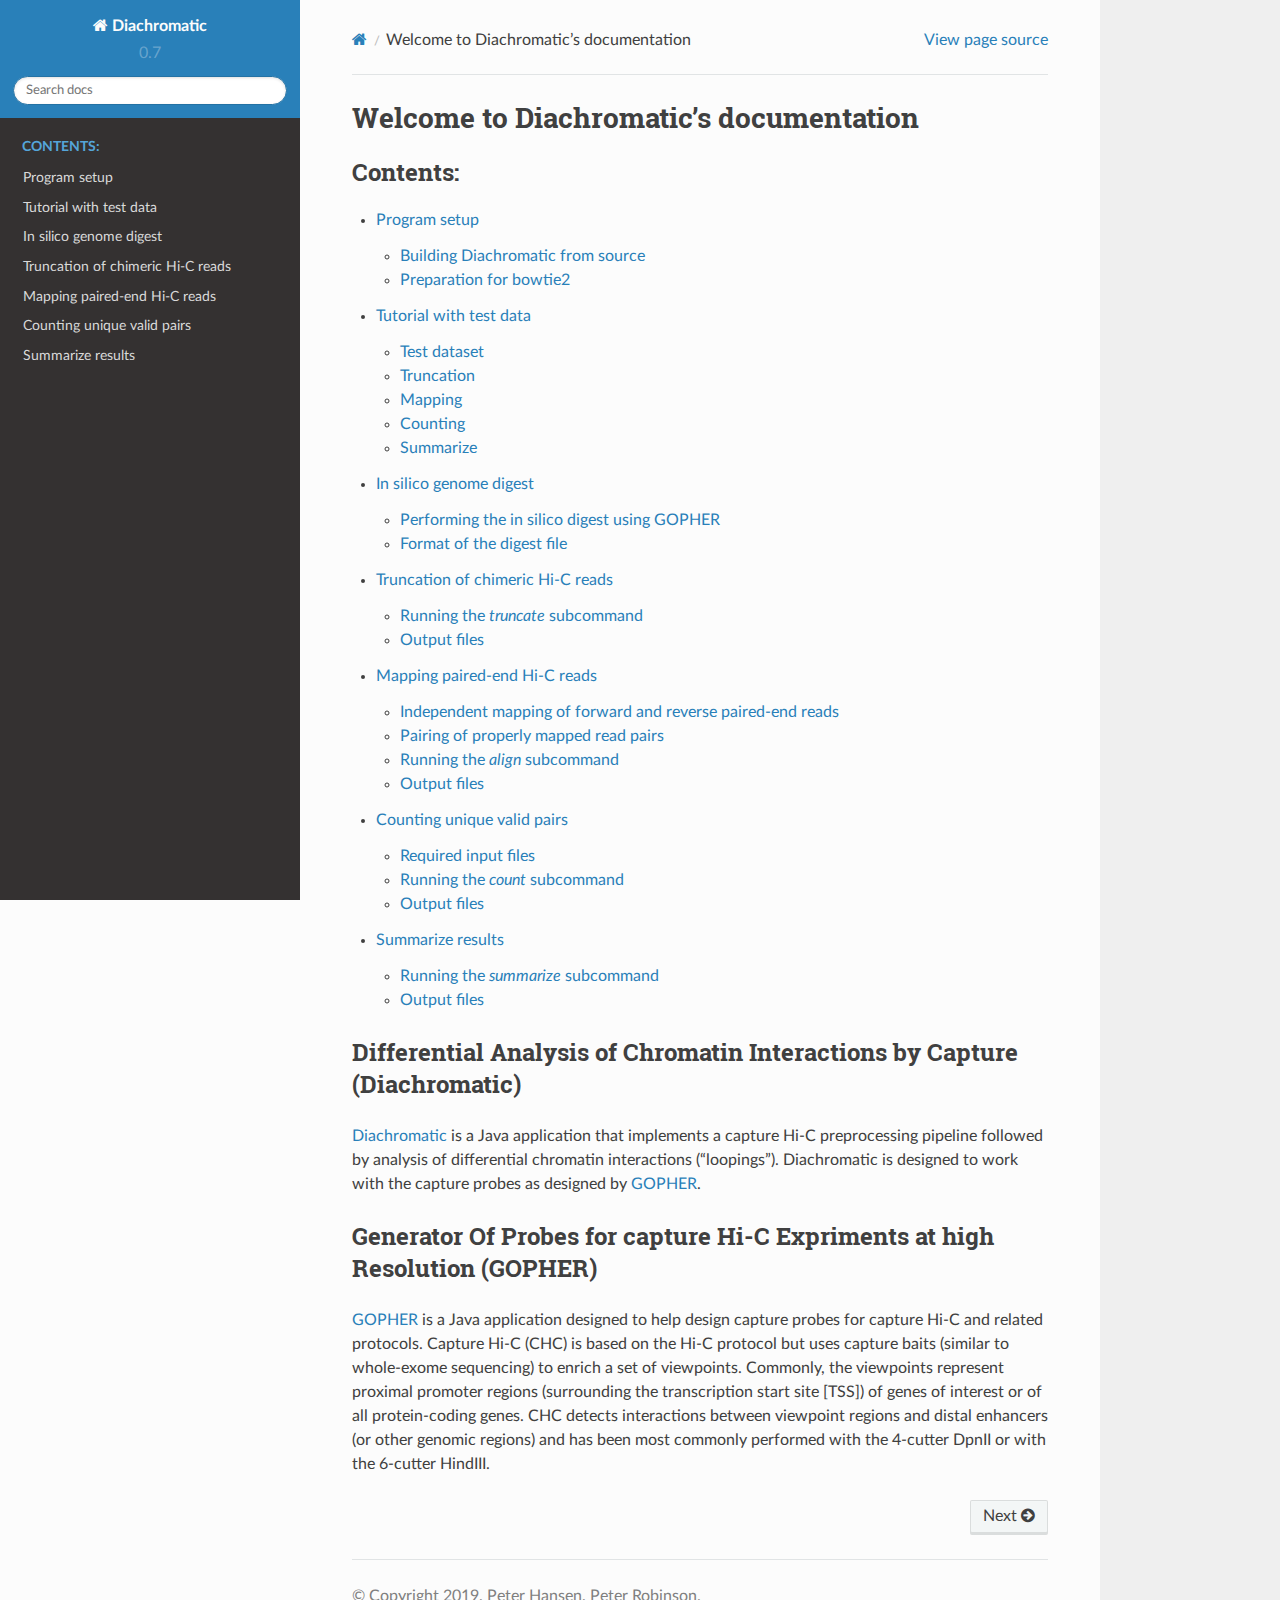
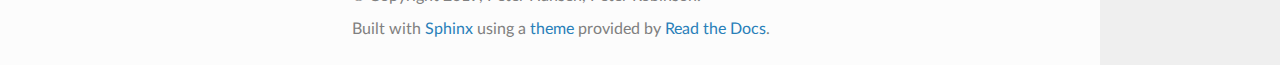
<file: index.html>
<!DOCTYPE html>
<html class="writer-html5" lang="en" data-content_root="./">
<head>
  <meta charset="utf-8" /><meta name="viewport" content="width=device-width, initial-scale=1" />

  <meta name="viewport" content="width=device-width, initial-scale=1.0" />
  <title>Welcome to Diachromatic’s documentation &mdash; Diachromatic 0.7.3 documentation</title>
      <link rel="stylesheet" type="text/css" href="_static/pygments.css?v=fa44fd50" />
      <link rel="stylesheet" type="text/css" href="_static/css/theme.css?v=19f00094" />

  
  <!--[if lt IE 9]>
    <script src="_static/js/html5shiv.min.js"></script>
  <![endif]-->
  
        <script src="_static/jquery.js?v=5d32c60e"></script>
        <script src="_static/_sphinx_javascript_frameworks_compat.js?v=2cd50e6c"></script>
        <script src="_static/documentation_options.js?v=c98573da"></script>
        <script src="_static/doctools.js?v=888ff710"></script>
        <script src="_static/sphinx_highlight.js?v=dc90522c"></script>
    <script src="_static/js/theme.js"></script>
    <link rel="index" title="Index" href="genindex.html" />
    <link rel="search" title="Search" href="search.html" />
    <link rel="next" title="Program setup" href="setup.html" /> 
</head>

<body class="wy-body-for-nav"> 
  <div class="wy-grid-for-nav">
    <nav data-toggle="wy-nav-shift" class="wy-nav-side">
      <div class="wy-side-scroll">
        <div class="wy-side-nav-search" >

          
          
          <a href="#" class="icon icon-home">
            Diachromatic
          </a>
              <div class="version">
                0.7
              </div>
<div role="search">
  <form id="rtd-search-form" class="wy-form" action="search.html" method="get">
    <input type="text" name="q" placeholder="Search docs" aria-label="Search docs" />
    <input type="hidden" name="check_keywords" value="yes" />
    <input type="hidden" name="area" value="default" />
  </form>
</div>
        </div><div class="wy-menu wy-menu-vertical" data-spy="affix" role="navigation" aria-label="Navigation menu">
              <p class="caption" role="heading"><span class="caption-text">Contents:</span></p>
<ul>
<li class="toctree-l1"><a class="reference internal" href="setup.html">Program setup</a></li>
<li class="toctree-l1"><a class="reference internal" href="tutorial.html">Tutorial with test data</a></li>
<li class="toctree-l1"><a class="reference internal" href="digest.html">In silico genome digest</a></li>
<li class="toctree-l1"><a class="reference internal" href="truncate.html">Truncation of chimeric Hi-C reads</a></li>
<li class="toctree-l1"><a class="reference internal" href="mapping.html">Mapping paired-end Hi-C reads</a></li>
<li class="toctree-l1"><a class="reference internal" href="count.html">Counting unique valid pairs</a></li>
<li class="toctree-l1"><a class="reference internal" href="summarize.html">Summarize results</a></li>
</ul>

        </div>
      </div>
    </nav>

    <section data-toggle="wy-nav-shift" class="wy-nav-content-wrap"><nav class="wy-nav-top" aria-label="Mobile navigation menu" >
          <i data-toggle="wy-nav-top" class="fa fa-bars"></i>
          <a href="#">Diachromatic</a>
      </nav>

      <div class="wy-nav-content">
        <div class="rst-content">
          <div role="navigation" aria-label="Page navigation">
  <ul class="wy-breadcrumbs">
      <li><a href="#" class="icon icon-home" aria-label="Home"></a></li>
      <li class="breadcrumb-item active">Welcome to Diachromatic’s documentation</li>
      <li class="wy-breadcrumbs-aside">
            <a href="_sources/index.rst.txt" rel="nofollow"> View page source</a>
      </li>
  </ul>
  <hr/>
</div>
          <div role="main" class="document" itemscope="itemscope" itemtype="http://schema.org/Article">
           <div itemprop="articleBody">
             
  <section id="welcome-to-diachromatic-s-documentation">
<h1>Welcome to Diachromatic’s documentation<a class="headerlink" href="#welcome-to-diachromatic-s-documentation" title="Link to this heading"></a></h1>
<div class="toctree-wrapper compound">
<p class="caption" role="heading"><span class="caption-text">Contents:</span></p>
<ul>
<li class="toctree-l1"><a class="reference internal" href="setup.html">Program setup</a><ul>
<li class="toctree-l2"><a class="reference internal" href="setup.html#building-diachromatic-from-source">Building Diachromatic from source</a></li>
<li class="toctree-l2"><a class="reference internal" href="setup.html#preparation-for-bowtie2">Preparation for bowtie2</a></li>
</ul>
</li>
<li class="toctree-l1"><a class="reference internal" href="tutorial.html">Tutorial with test data</a><ul>
<li class="toctree-l2"><a class="reference internal" href="tutorial.html#test-dataset">Test dataset</a></li>
<li class="toctree-l2"><a class="reference internal" href="tutorial.html#truncation">Truncation</a></li>
<li class="toctree-l2"><a class="reference internal" href="tutorial.html#mapping">Mapping</a></li>
<li class="toctree-l2"><a class="reference internal" href="tutorial.html#counting">Counting</a></li>
<li class="toctree-l2"><a class="reference internal" href="tutorial.html#summarize">Summarize</a></li>
</ul>
</li>
<li class="toctree-l1"><a class="reference internal" href="digest.html">In silico genome digest</a><ul>
<li class="toctree-l2"><a class="reference internal" href="digest.html#performing-the-in-silico-digest-using-gopher">Performing the in silico digest using GOPHER</a></li>
<li class="toctree-l2"><a class="reference internal" href="digest.html#format-of-the-digest-file">Format of the digest file</a></li>
</ul>
</li>
<li class="toctree-l1"><a class="reference internal" href="truncate.html">Truncation of chimeric Hi-C reads</a><ul>
<li class="toctree-l2"><a class="reference internal" href="truncate.html#running-the-truncate-subcommand">Running the <em>truncate</em> subcommand</a></li>
<li class="toctree-l2"><a class="reference internal" href="truncate.html#output-files">Output files</a></li>
</ul>
</li>
<li class="toctree-l1"><a class="reference internal" href="mapping.html">Mapping paired-end Hi-C reads</a><ul>
<li class="toctree-l2"><a class="reference internal" href="mapping.html#independent-mapping-of-forward-and-reverse-paired-end-reads">Independent mapping of forward and reverse paired-end reads</a></li>
<li class="toctree-l2"><a class="reference internal" href="mapping.html#pairing-of-properly-mapped-read-pairs">Pairing of properly mapped read pairs</a></li>
<li class="toctree-l2"><a class="reference internal" href="mapping.html#running-the-align-subcommand">Running the <em>align</em> subcommand</a></li>
<li class="toctree-l2"><a class="reference internal" href="mapping.html#output-files">Output files</a></li>
</ul>
</li>
<li class="toctree-l1"><a class="reference internal" href="count.html">Counting unique valid pairs</a><ul>
<li class="toctree-l2"><a class="reference internal" href="count.html#required-input-files">Required input files</a></li>
<li class="toctree-l2"><a class="reference internal" href="count.html#running-the-count-subcommand">Running the <em>count</em> subcommand</a></li>
<li class="toctree-l2"><a class="reference internal" href="count.html#output-files">Output files</a></li>
</ul>
</li>
<li class="toctree-l1"><a class="reference internal" href="summarize.html">Summarize results</a><ul>
<li class="toctree-l2"><a class="reference internal" href="summarize.html#running-the-summarize-subcommand">Running the <em>summarize</em> subcommand</a></li>
<li class="toctree-l2"><a class="reference internal" href="summarize.html#output-files">Output files</a></li>
</ul>
</li>
</ul>
</div>
<section id="differential-analysis-of-chromatin-interactions-by-capture-diachromatic">
<h2>Differential Analysis of Chromatin Interactions by Capture (Diachromatic)<a class="headerlink" href="#differential-analysis-of-chromatin-interactions-by-capture-diachromatic" title="Link to this heading"></a></h2>
<p><a class="reference external" href="https://github.com/TheJacksonLaboratory/diachromatic">Diachromatic</a> is a Java application that implements a capture Hi-C preprocessing pipeline followed by analysis of differential chromatin interactions (“loopings”). Diachromatic is designed to work with the capture probes as designed by <a class="reference external" href="https://github.com/TheJacksonLaboratory/Gopher">GOPHER</a>.</p>
</section>
<section id="generator-of-probes-for-capture-hi-c-expriments-at-high-resolution-gopher">
<h2>Generator Of Probes for capture Hi-C Expriments at high Resolution (GOPHER)<a class="headerlink" href="#generator-of-probes-for-capture-hi-c-expriments-at-high-resolution-gopher" title="Link to this heading"></a></h2>
<p><a class="reference external" href="https://github.com/TheJacksonLaboratory/Gopher">GOPHER</a> is a Java application designed to help design capture probes for capture Hi-C and related protocols. Capture Hi-C (CHC) is based on the Hi-C protocol but uses capture baits (similar to whole-exome sequencing) to enrich a set of viewpoints. Commonly, the viewpoints represent proximal promoter regions (surrounding the transcription start site [TSS]) of genes of interest or of all protein-coding genes. CHC detects interactions between viewpoint regions and distal enhancers (or other genomic regions) and has been most commonly performed with the 4-cutter DpnII or with the 6-cutter HindIII.</p>
</section>
</section>


           </div>
          </div>
          <footer><div class="rst-footer-buttons" role="navigation" aria-label="Footer">
        <a href="setup.html" class="btn btn-neutral float-right" title="Program setup" accesskey="n" rel="next">Next <span class="fa fa-arrow-circle-right" aria-hidden="true"></span></a>
    </div>

  <hr/>

  <div role="contentinfo">
    <p>&#169; Copyright 2019, Peter Hansen, Peter Robinson.</p>
  </div>

  Built with <a href="https://www.sphinx-doc.org/">Sphinx</a> using a
    <a href="https://github.com/readthedocs/sphinx_rtd_theme">theme</a>
    provided by <a href="https://readthedocs.org">Read the Docs</a>.
   

</footer>
        </div>
      </div>
    </section>
  </div>
  <script>
      jQuery(function () {
          SphinxRtdTheme.Navigation.enable(true);
      });
  </script> 

</body>
</html>
</file>
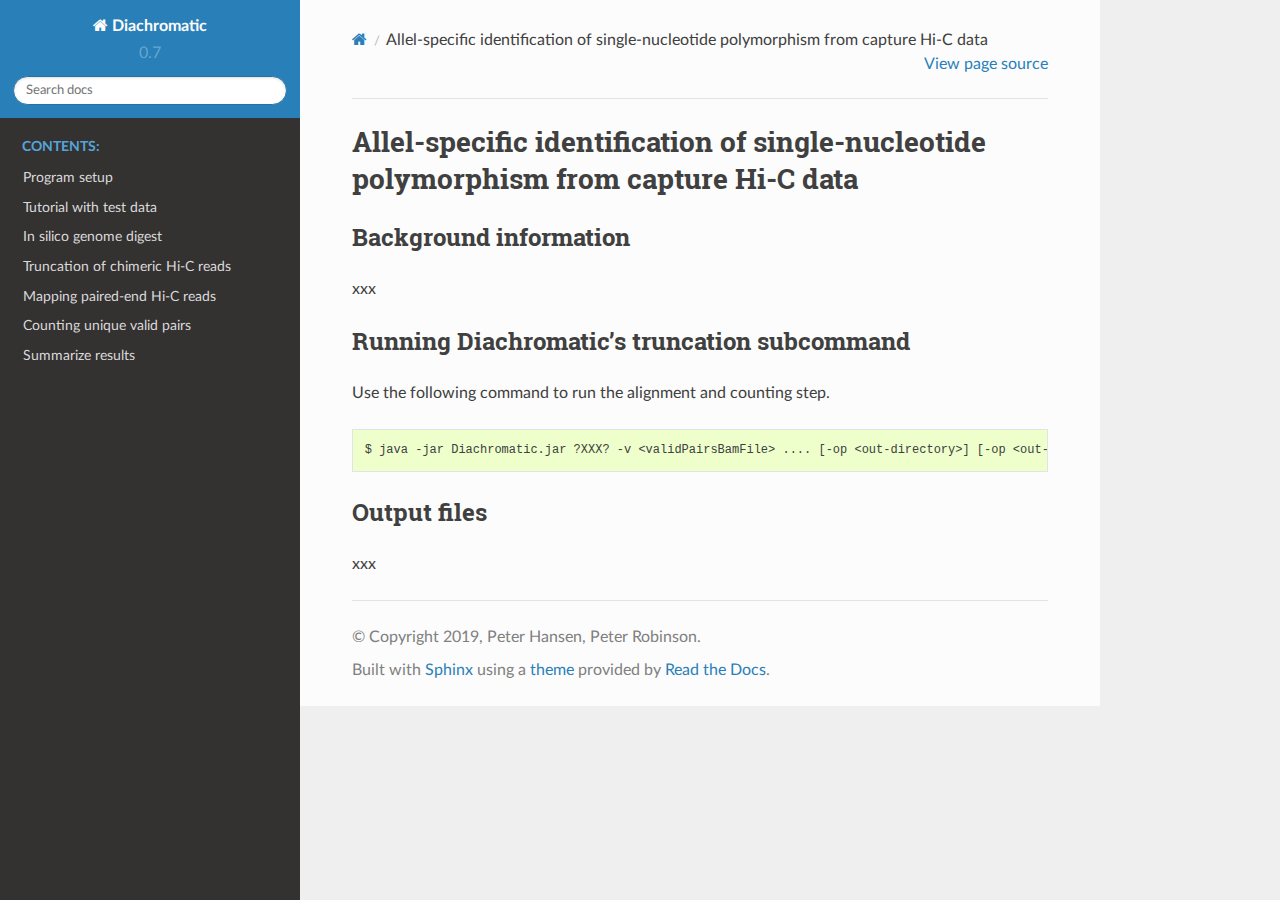
<file: allelspec.html>
<!DOCTYPE html>
<html class="writer-html5" lang="en" data-content_root="./">
<head>
  <meta charset="utf-8" /><meta name="viewport" content="width=device-width, initial-scale=1" />

  <meta name="viewport" content="width=device-width, initial-scale=1.0" />
  <title>Allel-specific identification of single-nucleotide polymorphism from capture Hi-C data &mdash; Diachromatic 0.7.3 documentation</title>
      <link rel="stylesheet" type="text/css" href="_static/pygments.css?v=fa44fd50" />
      <link rel="stylesheet" type="text/css" href="_static/css/theme.css?v=19f00094" />

  
  <!--[if lt IE 9]>
    <script src="_static/js/html5shiv.min.js"></script>
  <![endif]-->
  
        <script src="_static/jquery.js?v=5d32c60e"></script>
        <script src="_static/_sphinx_javascript_frameworks_compat.js?v=2cd50e6c"></script>
        <script src="_static/documentation_options.js?v=c98573da"></script>
        <script src="_static/doctools.js?v=888ff710"></script>
        <script src="_static/sphinx_highlight.js?v=dc90522c"></script>
    <script src="_static/js/theme.js"></script>
    <link rel="index" title="Index" href="genindex.html" />
    <link rel="search" title="Search" href="search.html" /> 
</head>

<body class="wy-body-for-nav"> 
  <div class="wy-grid-for-nav">
    <nav data-toggle="wy-nav-shift" class="wy-nav-side">
      <div class="wy-side-scroll">
        <div class="wy-side-nav-search" >

          
          
          <a href="index.html" class="icon icon-home">
            Diachromatic
          </a>
              <div class="version">
                0.7
              </div>
<div role="search">
  <form id="rtd-search-form" class="wy-form" action="search.html" method="get">
    <input type="text" name="q" placeholder="Search docs" aria-label="Search docs" />
    <input type="hidden" name="check_keywords" value="yes" />
    <input type="hidden" name="area" value="default" />
  </form>
</div>
        </div><div class="wy-menu wy-menu-vertical" data-spy="affix" role="navigation" aria-label="Navigation menu">
              <p class="caption" role="heading"><span class="caption-text">Contents:</span></p>
<ul>
<li class="toctree-l1"><a class="reference internal" href="setup.html">Program setup</a></li>
<li class="toctree-l1"><a class="reference internal" href="tutorial.html">Tutorial with test data</a></li>
<li class="toctree-l1"><a class="reference internal" href="digest.html">In silico genome digest</a></li>
<li class="toctree-l1"><a class="reference internal" href="truncate.html">Truncation of chimeric Hi-C reads</a></li>
<li class="toctree-l1"><a class="reference internal" href="mapping.html">Mapping paired-end Hi-C reads</a></li>
<li class="toctree-l1"><a class="reference internal" href="count.html">Counting unique valid pairs</a></li>
<li class="toctree-l1"><a class="reference internal" href="summarize.html">Summarize results</a></li>
</ul>

        </div>
      </div>
    </nav>

    <section data-toggle="wy-nav-shift" class="wy-nav-content-wrap"><nav class="wy-nav-top" aria-label="Mobile navigation menu" >
          <i data-toggle="wy-nav-top" class="fa fa-bars"></i>
          <a href="index.html">Diachromatic</a>
      </nav>

      <div class="wy-nav-content">
        <div class="rst-content">
          <div role="navigation" aria-label="Page navigation">
  <ul class="wy-breadcrumbs">
      <li><a href="index.html" class="icon icon-home" aria-label="Home"></a></li>
      <li class="breadcrumb-item active">Allel-specific identification of single-nucleotide polymorphism from capture Hi-C data</li>
      <li class="wy-breadcrumbs-aside">
            <a href="_sources/allelspec.rst.txt" rel="nofollow"> View page source</a>
      </li>
  </ul>
  <hr/>
</div>
          <div role="main" class="document" itemscope="itemscope" itemtype="http://schema.org/Article">
           <div itemprop="articleBody">
             
  <section id="allel-specific-identification-of-single-nucleotide-polymorphism-from-capture-hi-c-data">
<h1>Allel-specific identification of single-nucleotide polymorphism from capture Hi-C data<a class="headerlink" href="#allel-specific-identification-of-single-nucleotide-polymorphism-from-capture-hi-c-data" title="Link to this heading"></a></h1>
<section id="background-information">
<h2>Background information<a class="headerlink" href="#background-information" title="Link to this heading"></a></h2>
<p>xxx</p>
</section>
<section id="running-diachromatic-s-truncation-subcommand">
<h2>Running Diachromatic’s truncation subcommand<a class="headerlink" href="#running-diachromatic-s-truncation-subcommand" title="Link to this heading"></a></h2>
<p>Use the following command to run the alignment and counting step.</p>
<div class="highlight-default notranslate"><div class="highlight"><pre><span></span>$ java -jar Diachromatic.jar ?XXX? -v &lt;validPairsBamFile&gt; .... [-op &lt;out-directory&gt;] [-op &lt;out-prefix&gt;]
</pre></div>
</div>
</section>
<section id="output-files">
<h2>Output files<a class="headerlink" href="#output-files" title="Link to this heading"></a></h2>
<p>xxx</p>
</section>
</section>


           </div>
          </div>
          <footer>

  <hr/>

  <div role="contentinfo">
    <p>&#169; Copyright 2019, Peter Hansen, Peter Robinson.</p>
  </div>

  Built with <a href="https://www.sphinx-doc.org/">Sphinx</a> using a
    <a href="https://github.com/readthedocs/sphinx_rtd_theme">theme</a>
    provided by <a href="https://readthedocs.org">Read the Docs</a>.
   

</footer>
        </div>
      </div>
    </section>
  </div>
  <script>
      jQuery(function () {
          SphinxRtdTheme.Navigation.enable(true);
      });
  </script> 

</body>
</html>
</file>
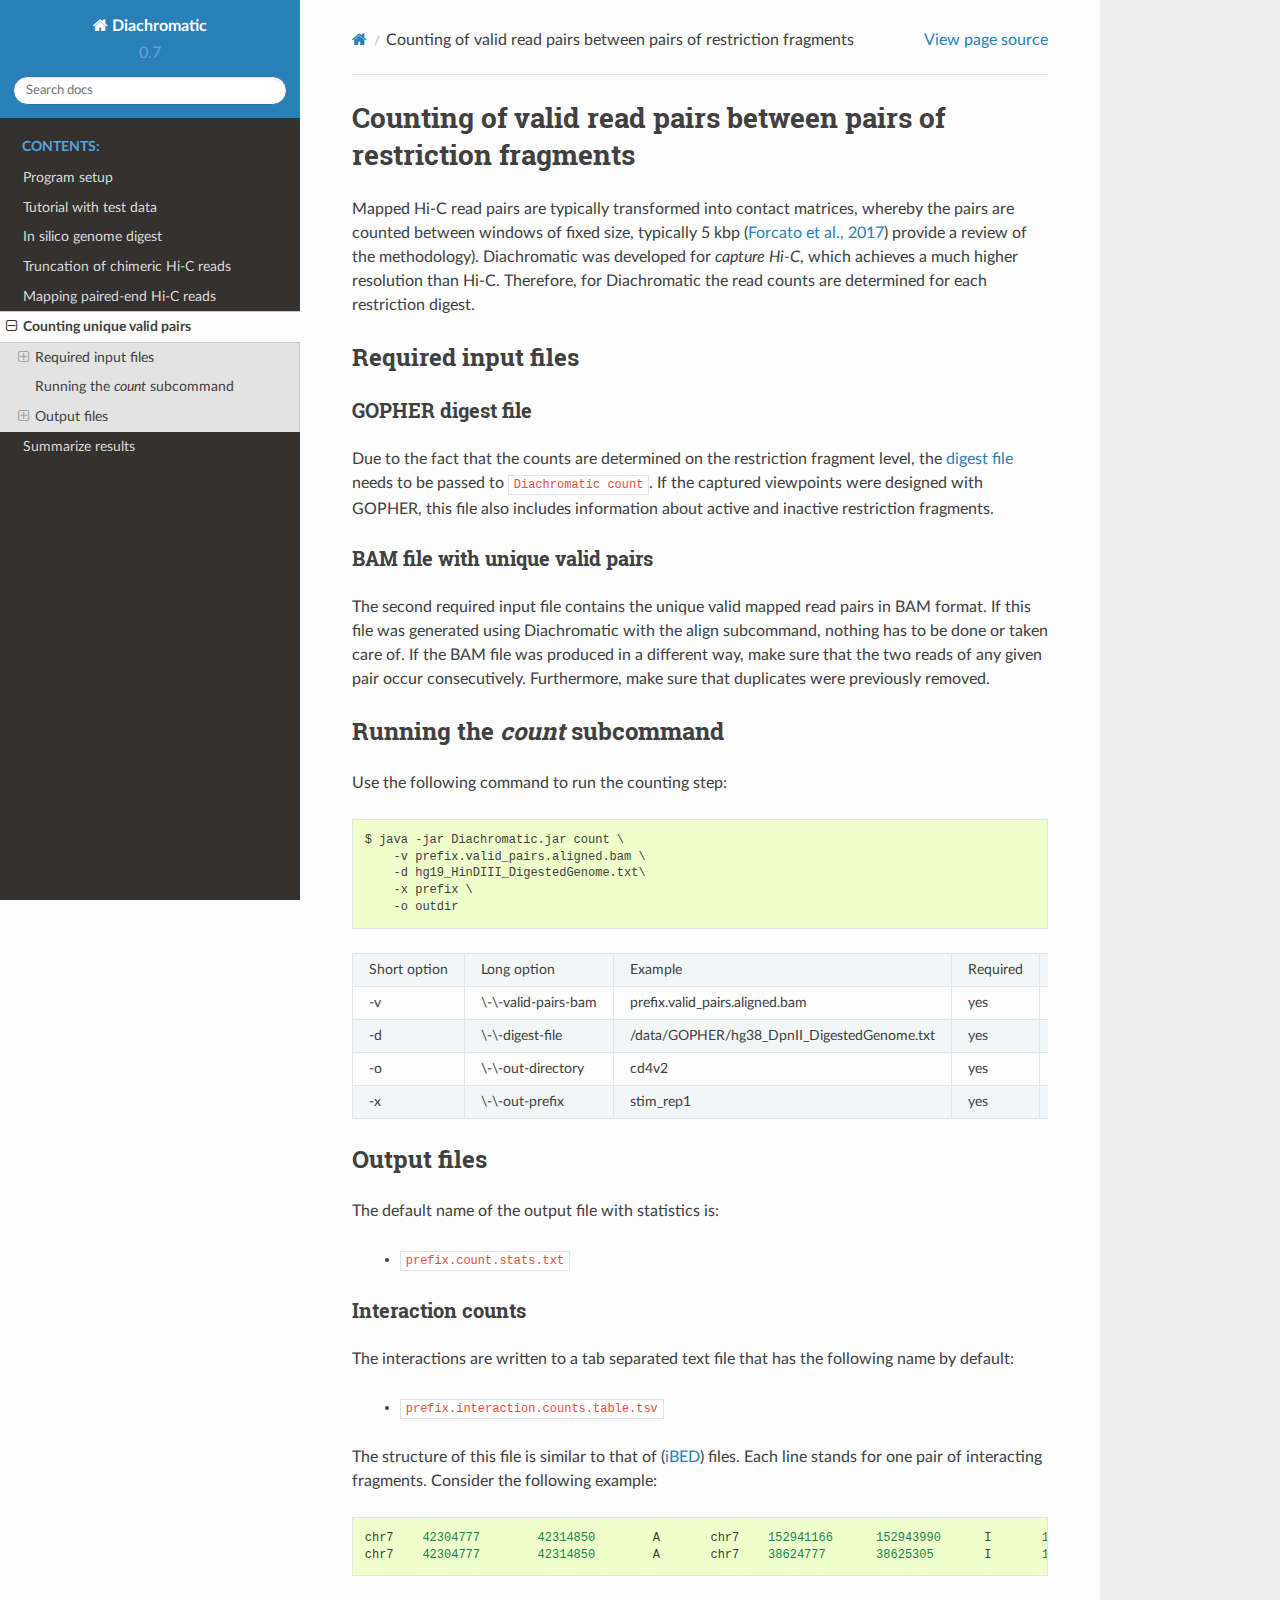
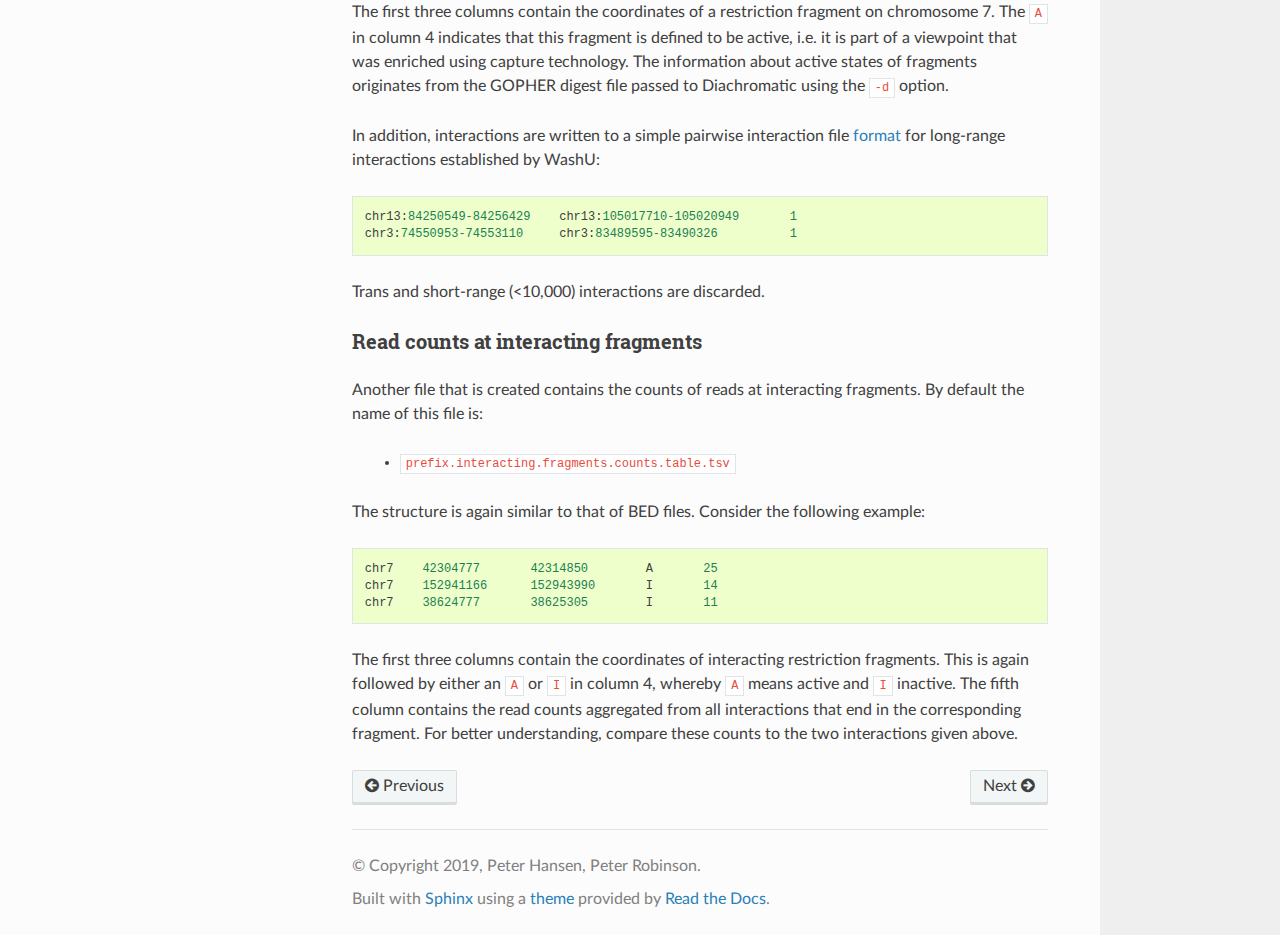
<file: count.html>
<!DOCTYPE html>
<html class="writer-html5" lang="en" data-content_root="./">
<head>
  <meta charset="utf-8" /><meta name="viewport" content="width=device-width, initial-scale=1" />

  <meta name="viewport" content="width=device-width, initial-scale=1.0" />
  <title>Counting of valid read pairs between pairs of restriction fragments &mdash; Diachromatic 0.7.3 documentation</title>
      <link rel="stylesheet" type="text/css" href="_static/pygments.css?v=fa44fd50" />
      <link rel="stylesheet" type="text/css" href="_static/css/theme.css?v=19f00094" />

  
  <!--[if lt IE 9]>
    <script src="_static/js/html5shiv.min.js"></script>
  <![endif]-->
  
        <script src="_static/jquery.js?v=5d32c60e"></script>
        <script src="_static/_sphinx_javascript_frameworks_compat.js?v=2cd50e6c"></script>
        <script src="_static/documentation_options.js?v=c98573da"></script>
        <script src="_static/doctools.js?v=888ff710"></script>
        <script src="_static/sphinx_highlight.js?v=dc90522c"></script>
    <script src="_static/js/theme.js"></script>
    <link rel="index" title="Index" href="genindex.html" />
    <link rel="search" title="Search" href="search.html" />
    <link rel="next" title="Summarize results" href="summarize.html" />
    <link rel="prev" title="Mapping and categorization of Hi-C reads" href="mapping.html" /> 
</head>

<body class="wy-body-for-nav"> 
  <div class="wy-grid-for-nav">
    <nav data-toggle="wy-nav-shift" class="wy-nav-side">
      <div class="wy-side-scroll">
        <div class="wy-side-nav-search" >

          
          
          <a href="index.html" class="icon icon-home">
            Diachromatic
          </a>
              <div class="version">
                0.7
              </div>
<div role="search">
  <form id="rtd-search-form" class="wy-form" action="search.html" method="get">
    <input type="text" name="q" placeholder="Search docs" aria-label="Search docs" />
    <input type="hidden" name="check_keywords" value="yes" />
    <input type="hidden" name="area" value="default" />
  </form>
</div>
        </div><div class="wy-menu wy-menu-vertical" data-spy="affix" role="navigation" aria-label="Navigation menu">
              <p class="caption" role="heading"><span class="caption-text">Contents:</span></p>
<ul class="current">
<li class="toctree-l1"><a class="reference internal" href="setup.html">Program setup</a></li>
<li class="toctree-l1"><a class="reference internal" href="tutorial.html">Tutorial with test data</a></li>
<li class="toctree-l1"><a class="reference internal" href="digest.html">In silico genome digest</a></li>
<li class="toctree-l1"><a class="reference internal" href="truncate.html">Truncation of chimeric Hi-C reads</a></li>
<li class="toctree-l1"><a class="reference internal" href="mapping.html">Mapping paired-end Hi-C reads</a></li>
<li class="toctree-l1 current"><a class="current reference internal" href="#">Counting unique valid pairs</a><ul>
<li class="toctree-l2"><a class="reference internal" href="#required-input-files">Required input files</a><ul>
<li class="toctree-l3"><a class="reference internal" href="#gopher-digest-file">GOPHER digest file</a></li>
<li class="toctree-l3"><a class="reference internal" href="#bam-file-with-unique-valid-pairs">BAM file with unique valid pairs</a></li>
</ul>
</li>
<li class="toctree-l2"><a class="reference internal" href="#running-the-count-subcommand">Running the <em>count</em> subcommand</a></li>
<li class="toctree-l2"><a class="reference internal" href="#output-files">Output files</a><ul>
<li class="toctree-l3"><a class="reference internal" href="#interaction-counts">Interaction counts</a></li>
<li class="toctree-l3"><a class="reference internal" href="#read-counts-at-interacting-fragments">Read counts at interacting fragments</a></li>
</ul>
</li>
</ul>
</li>
<li class="toctree-l1"><a class="reference internal" href="summarize.html">Summarize results</a></li>
</ul>

        </div>
      </div>
    </nav>

    <section data-toggle="wy-nav-shift" class="wy-nav-content-wrap"><nav class="wy-nav-top" aria-label="Mobile navigation menu" >
          <i data-toggle="wy-nav-top" class="fa fa-bars"></i>
          <a href="index.html">Diachromatic</a>
      </nav>

      <div class="wy-nav-content">
        <div class="rst-content">
          <div role="navigation" aria-label="Page navigation">
  <ul class="wy-breadcrumbs">
      <li><a href="index.html" class="icon icon-home" aria-label="Home"></a></li>
      <li class="breadcrumb-item active">Counting of valid read pairs between pairs of restriction fragments</li>
      <li class="wy-breadcrumbs-aside">
            <a href="_sources/count.rst.txt" rel="nofollow"> View page source</a>
      </li>
  </ul>
  <hr/>
</div>
          <div role="main" class="document" itemscope="itemscope" itemtype="http://schema.org/Article">
           <div itemprop="articleBody">
             
  <section id="counting-of-valid-read-pairs-between-pairs-of-restriction-fragments">
<span id="rstcount"></span><h1>Counting of valid read pairs between pairs of restriction fragments<a class="headerlink" href="#counting-of-valid-read-pairs-between-pairs-of-restriction-fragments" title="Link to this heading"></a></h1>
<p>Mapped Hi-C read pairs are typically transformed into contact matrices, whereby the pairs are counted between windows of
fixed size, typically 5 kbp (<a class="reference external" href="https://www.ncbi.nlm.nih.gov/pmc/articles/PMC5493985/">Forcato et al., 2017</a>) provide a review of
the methodology). Diachromatic was developed for <em>capture Hi-C</em>, which achieves
a much higher resolution than Hi-C. Therefore, for Diachromatic the read counts are determined for each
restriction digest.</p>
<section id="required-input-files">
<h2>Required input files<a class="headerlink" href="#required-input-files" title="Link to this heading"></a></h2>
<section id="gopher-digest-file">
<h3>GOPHER digest file<a class="headerlink" href="#gopher-digest-file" title="Link to this heading"></a></h3>
<p>Due to the fact that the counts are determined on the restriction fragment level, the <a class="reference internal" href="digest.html#rstdigest"><span class="std std-ref">digest file</span></a> needs to be passed to <code class="docutils literal notranslate"><span class="pre">Diachromatic</span> <span class="pre">count</span></code>. If the captured viewpoints were designed with GOPHER,
this file also includes information about active and inactive restriction fragments.</p>
</section>
<section id="bam-file-with-unique-valid-pairs">
<h3>BAM file with unique valid pairs<a class="headerlink" href="#bam-file-with-unique-valid-pairs" title="Link to this heading"></a></h3>
<p>The second required input file contains the unique valid mapped read pairs in BAM format. If this file was generated using Diachromatic with the align subcommand, nothing has to be done or taken care of. If the BAM file was produced in a different way, make sure that the two reads of any given pair occur consecutively. Furthermore, make sure that duplicates were previously removed.</p>
</section>
</section>
<section id="running-the-count-subcommand">
<h2>Running the <em>count</em> subcommand<a class="headerlink" href="#running-the-count-subcommand" title="Link to this heading"></a></h2>
<p>Use the following command to run the counting step:</p>
<div class="highlight-default notranslate"><div class="highlight"><pre><span></span>$ java -jar Diachromatic.jar count \
    -v prefix.valid_pairs.aligned.bam \
    -d hg19_HinDIII_DigestedGenome.txt\
    -x prefix \
    -o outdir
</pre></div>
</div>
<table class="docutils align-default">
<tbody>
<tr class="row-odd"><td><p>Short option</p></td>
<td><p>Long option</p></td>
<td><p>Example</p></td>
<td><p>Required</p></td>
<td><p>Description</p></td>
<td><p>Default</p></td>
</tr>
<tr class="row-even"><td><p>-v</p></td>
<td><p>\-\-valid-pairs-bam</p></td>
<td><p>prefix.valid_pairs.aligned.bam</p></td>
<td><p>yes</p></td>
<td><p>Path to BAM file containing unique valid pairs.</p></td>
<td><p>–</p></td>
</tr>
<tr class="row-odd"><td><p>-d</p></td>
<td><p>\-\-digest-file</p></td>
<td><p>/data/GOPHER/hg38_DpnII_DigestedGenome.txt</p></td>
<td><p>yes</p></td>
<td><p>Path to the digest file produced with GOPHER.</p></td>
<td><p>–</p></td>
</tr>
<tr class="row-even"><td><p>-o</p></td>
<td><p>\-\-out-directory</p></td>
<td><p>cd4v2</p></td>
<td><p>yes</p></td>
<td><p>Directory containing the output of the align subcommand.</p></td>
<td><p>results</p></td>
</tr>
<tr class="row-odd"><td><p>-x</p></td>
<td><p>\-\-out-prefix</p></td>
<td><p>stim_rep1</p></td>
<td><p>yes</p></td>
<td><p>Prefix for all generated files in output directory.</p></td>
<td><p>prefix</p></td>
</tr>
</tbody>
</table>
</section>
<section id="output-files">
<h2>Output files<a class="headerlink" href="#output-files" title="Link to this heading"></a></h2>
<p>The default name of the output file with statistics is:</p>
<blockquote>
<div><ul class="simple">
<li><p><code class="docutils literal notranslate"><span class="pre">prefix.count.stats.txt</span></code></p></li>
</ul>
</div></blockquote>
<section id="interaction-counts">
<h3>Interaction counts<a class="headerlink" href="#interaction-counts" title="Link to this heading"></a></h3>
<p>The interactions are written to a tab separated text file that has the following name by default:</p>
<blockquote>
<div><ul class="simple">
<li><p><code class="docutils literal notranslate"><span class="pre">prefix.interaction.counts.table.tsv</span></code></p></li>
</ul>
</div></blockquote>
<p>The structure of this file is similar to that of (<a class="reference external" href="https://bioconductor.org/packages/release/bioc/vignettes/Chicago/inst/doc/Chicago.html#ibed-format-ends-with-ibed">iBED</a>) files. Each line stands for one pair of interacting fragments. Consider the following example:</p>
<div class="highlight-default notranslate"><div class="highlight"><pre><span></span><span class="n">chr7</span>    <span class="mi">42304777</span>        <span class="mi">42314850</span>        <span class="n">A</span>       <span class="n">chr7</span>    <span class="mi">152941166</span>      <span class="mi">152943990</span>      <span class="n">I</span>       <span class="mi">14</span>
<span class="n">chr7</span>    <span class="mi">42304777</span>        <span class="mi">42314850</span>        <span class="n">A</span>       <span class="n">chr7</span>    <span class="mi">38624777</span>       <span class="mi">38625305</span>       <span class="n">I</span>       <span class="mi">11</span>
</pre></div>
</div>
<p>The first three columns contain the coordinates of a restriction fragment on chromosome 7. The <code class="docutils literal notranslate"><span class="pre">A</span></code> in column 4
indicates that this fragment is defined to be active, i.e. it is part of a viewpoint that was enriched using capture technology.
The information about active states of fragments originates from the GOPHER digest file passed to Diachromatic
using the <code class="docutils literal notranslate"><span class="pre">-d</span></code> option.</p>
<p>In addition, interactions are written to a simple pairwise interaction file <a class="reference external" href="http://wiki.wubrowse.org/Long-range">format</a> for long-range interactions established by WashU:</p>
<div class="highlight-default notranslate"><div class="highlight"><pre><span></span><span class="n">chr13</span><span class="p">:</span><span class="mi">84250549</span><span class="o">-</span><span class="mi">84256429</span>    <span class="n">chr13</span><span class="p">:</span><span class="mi">105017710</span><span class="o">-</span><span class="mi">105020949</span>       <span class="mi">1</span>
<span class="n">chr3</span><span class="p">:</span><span class="mi">74550953</span><span class="o">-</span><span class="mi">74553110</span>     <span class="n">chr3</span><span class="p">:</span><span class="mi">83489595</span><span class="o">-</span><span class="mi">83490326</span>          <span class="mi">1</span>
</pre></div>
</div>
<p>Trans and short-range (&lt;10,000) interactions are discarded.</p>
</section>
<section id="read-counts-at-interacting-fragments">
<h3>Read counts at interacting fragments<a class="headerlink" href="#read-counts-at-interacting-fragments" title="Link to this heading"></a></h3>
<p>Another file that is created contains the counts of reads at interacting fragments. By default the name of this file is:</p>
<blockquote>
<div><ul class="simple">
<li><p><code class="docutils literal notranslate"><span class="pre">prefix.interacting.fragments.counts.table.tsv</span></code></p></li>
</ul>
</div></blockquote>
<p>The structure is again similar to that of BED files. Consider the following example:</p>
<div class="highlight-default notranslate"><div class="highlight"><pre><span></span><span class="n">chr7</span>    <span class="mi">42304777</span>       <span class="mi">42314850</span>        <span class="n">A</span>       <span class="mi">25</span>
<span class="n">chr7</span>    <span class="mi">152941166</span>      <span class="mi">152943990</span>       <span class="n">I</span>       <span class="mi">14</span>
<span class="n">chr7</span>    <span class="mi">38624777</span>       <span class="mi">38625305</span>        <span class="n">I</span>       <span class="mi">11</span>
</pre></div>
</div>
<p>The first three columns contain the coordinates of interacting restriction fragments. This is again followed by either an <code class="docutils literal notranslate"><span class="pre">A</span></code> or <code class="docutils literal notranslate"><span class="pre">I</span></code> in column 4,
whereby <code class="docutils literal notranslate"><span class="pre">A</span></code> means active and <code class="docutils literal notranslate"><span class="pre">I</span></code> inactive. The fifth column contains the read counts aggregated from all
interactions that end in the corresponding fragment. For better understanding, compare these counts to the two
interactions given above.</p>
</section>
</section>
</section>


           </div>
          </div>
          <footer><div class="rst-footer-buttons" role="navigation" aria-label="Footer">
        <a href="mapping.html" class="btn btn-neutral float-left" title="Mapping and categorization of Hi-C reads" accesskey="p" rel="prev"><span class="fa fa-arrow-circle-left" aria-hidden="true"></span> Previous</a>
        <a href="summarize.html" class="btn btn-neutral float-right" title="Summarize results" accesskey="n" rel="next">Next <span class="fa fa-arrow-circle-right" aria-hidden="true"></span></a>
    </div>

  <hr/>

  <div role="contentinfo">
    <p>&#169; Copyright 2019, Peter Hansen, Peter Robinson.</p>
  </div>

  Built with <a href="https://www.sphinx-doc.org/">Sphinx</a> using a
    <a href="https://github.com/readthedocs/sphinx_rtd_theme">theme</a>
    provided by <a href="https://readthedocs.org">Read the Docs</a>.
   

</footer>
        </div>
      </div>
    </section>
  </div>
  <script>
      jQuery(function () {
          SphinxRtdTheme.Navigation.enable(true);
      });
  </script> 

</body>
</html>
</file>
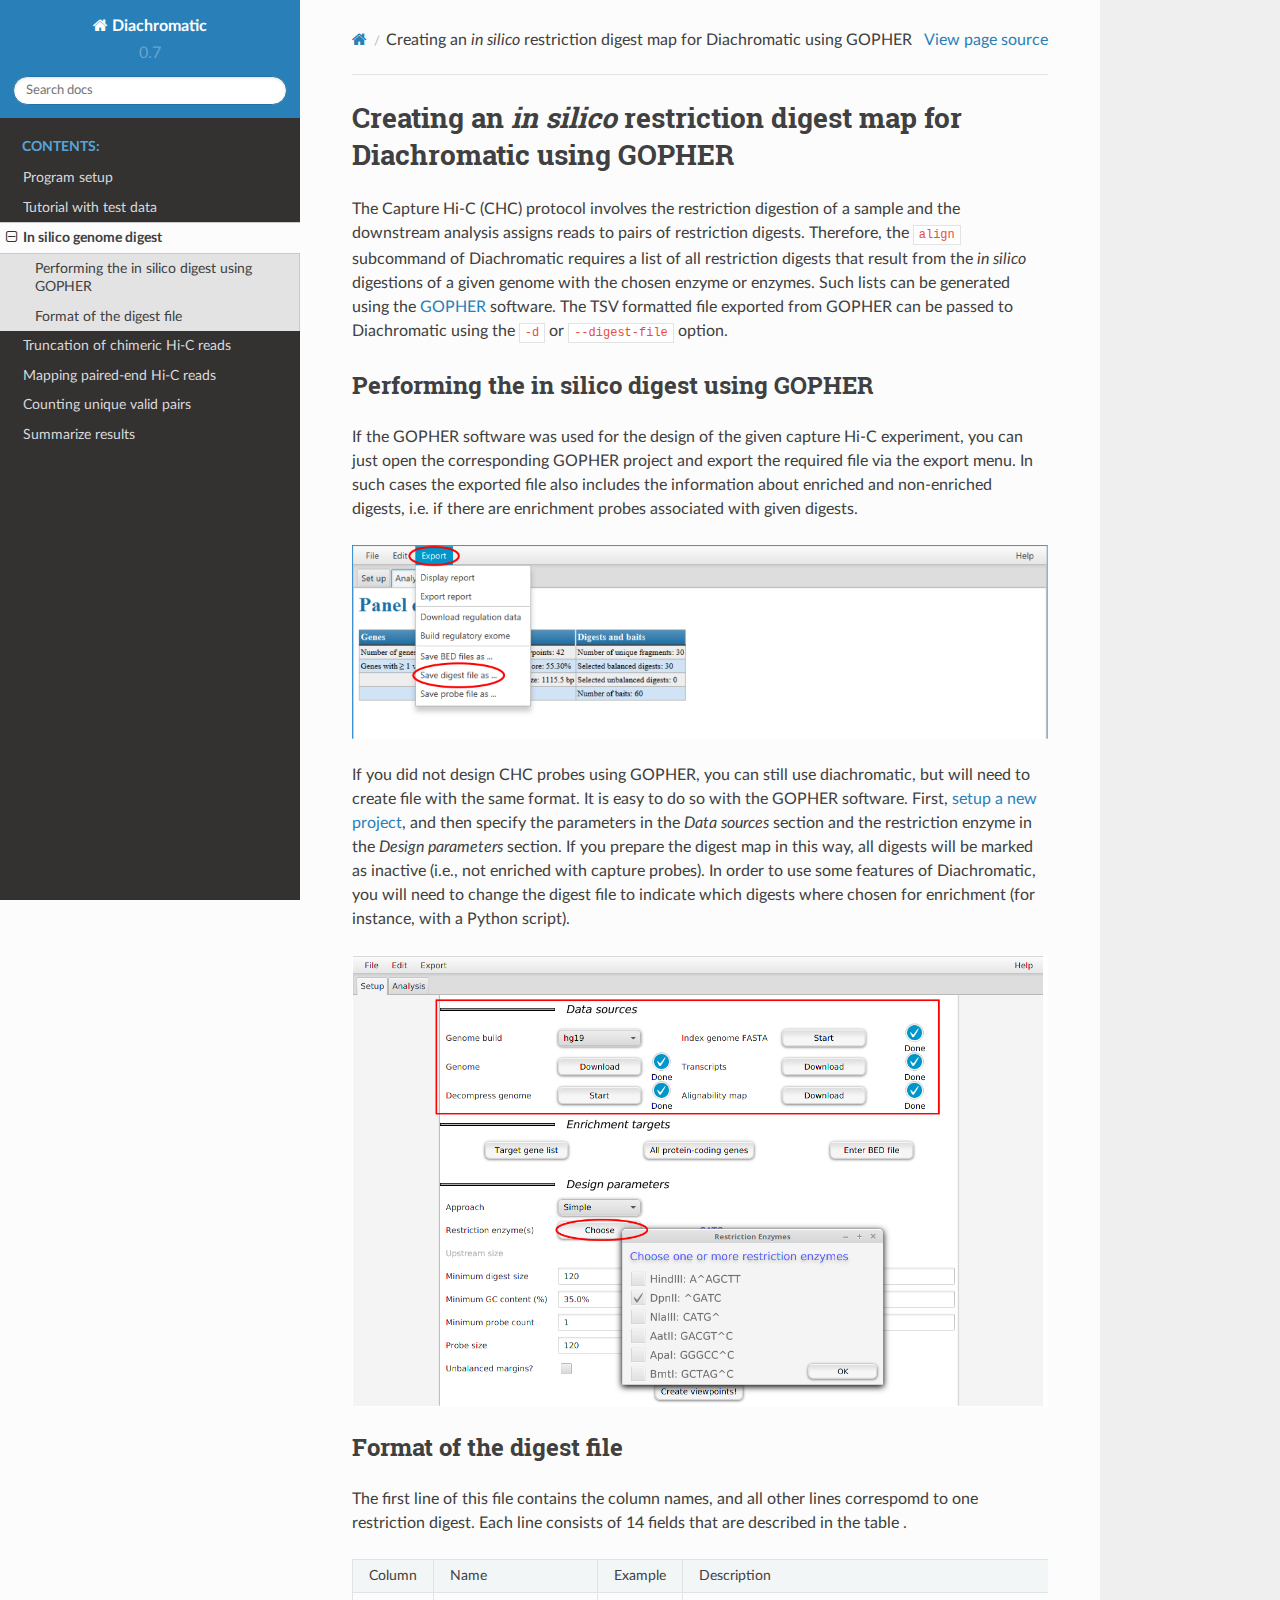
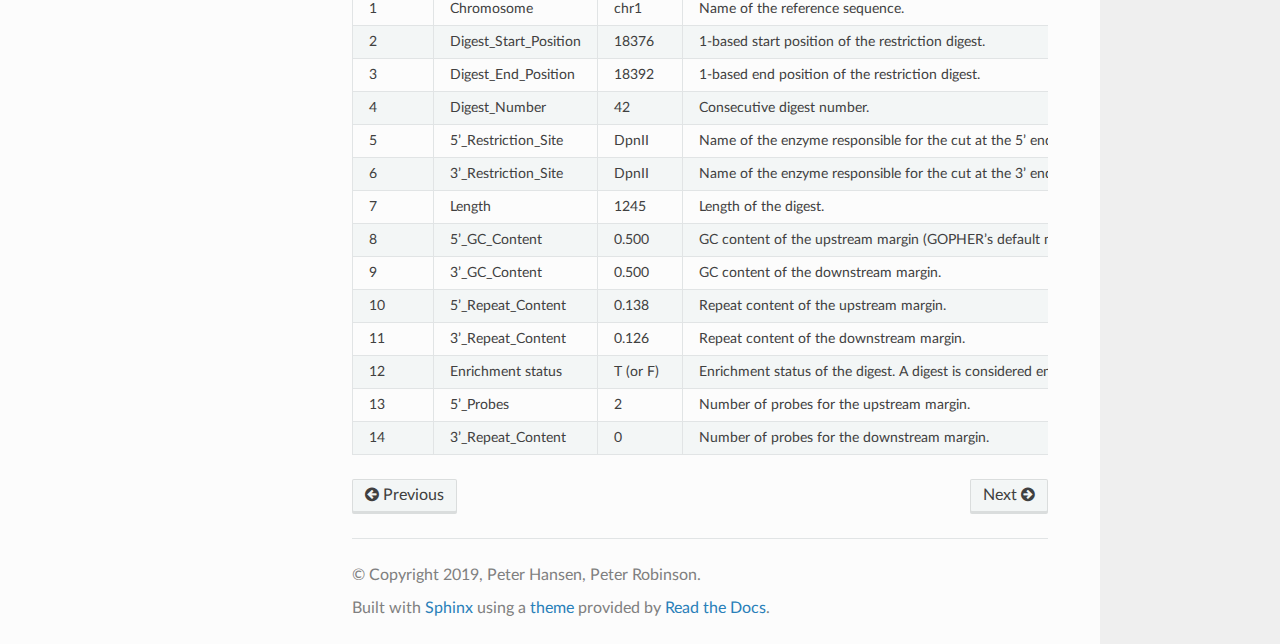
<file: digest.html>
<!DOCTYPE html>
<html class="writer-html5" lang="en" data-content_root="./">
<head>
  <meta charset="utf-8" /><meta name="viewport" content="width=device-width, initial-scale=1" />

  <meta name="viewport" content="width=device-width, initial-scale=1.0" />
  <title>Creating an in silico restriction digest map for Diachromatic using GOPHER &mdash; Diachromatic 0.7.3 documentation</title>
      <link rel="stylesheet" type="text/css" href="_static/pygments.css?v=fa44fd50" />
      <link rel="stylesheet" type="text/css" href="_static/css/theme.css?v=19f00094" />

  
  <!--[if lt IE 9]>
    <script src="_static/js/html5shiv.min.js"></script>
  <![endif]-->
  
        <script src="_static/jquery.js?v=5d32c60e"></script>
        <script src="_static/_sphinx_javascript_frameworks_compat.js?v=2cd50e6c"></script>
        <script src="_static/documentation_options.js?v=c98573da"></script>
        <script src="_static/doctools.js?v=888ff710"></script>
        <script src="_static/sphinx_highlight.js?v=dc90522c"></script>
    <script src="_static/js/theme.js"></script>
    <link rel="index" title="Index" href="genindex.html" />
    <link rel="search" title="Search" href="search.html" />
    <link rel="next" title="Truncation of chimeric reads" href="truncate.html" />
    <link rel="prev" title="Tutorial" href="tutorial.html" /> 
</head>

<body class="wy-body-for-nav"> 
  <div class="wy-grid-for-nav">
    <nav data-toggle="wy-nav-shift" class="wy-nav-side">
      <div class="wy-side-scroll">
        <div class="wy-side-nav-search" >

          
          
          <a href="index.html" class="icon icon-home">
            Diachromatic
          </a>
              <div class="version">
                0.7
              </div>
<div role="search">
  <form id="rtd-search-form" class="wy-form" action="search.html" method="get">
    <input type="text" name="q" placeholder="Search docs" aria-label="Search docs" />
    <input type="hidden" name="check_keywords" value="yes" />
    <input type="hidden" name="area" value="default" />
  </form>
</div>
        </div><div class="wy-menu wy-menu-vertical" data-spy="affix" role="navigation" aria-label="Navigation menu">
              <p class="caption" role="heading"><span class="caption-text">Contents:</span></p>
<ul class="current">
<li class="toctree-l1"><a class="reference internal" href="setup.html">Program setup</a></li>
<li class="toctree-l1"><a class="reference internal" href="tutorial.html">Tutorial with test data</a></li>
<li class="toctree-l1 current"><a class="current reference internal" href="#">In silico genome digest</a><ul>
<li class="toctree-l2"><a class="reference internal" href="#performing-the-in-silico-digest-using-gopher">Performing the in silico digest using GOPHER</a></li>
<li class="toctree-l2"><a class="reference internal" href="#format-of-the-digest-file">Format of the digest file</a></li>
</ul>
</li>
<li class="toctree-l1"><a class="reference internal" href="truncate.html">Truncation of chimeric Hi-C reads</a></li>
<li class="toctree-l1"><a class="reference internal" href="mapping.html">Mapping paired-end Hi-C reads</a></li>
<li class="toctree-l1"><a class="reference internal" href="count.html">Counting unique valid pairs</a></li>
<li class="toctree-l1"><a class="reference internal" href="summarize.html">Summarize results</a></li>
</ul>

        </div>
      </div>
    </nav>

    <section data-toggle="wy-nav-shift" class="wy-nav-content-wrap"><nav class="wy-nav-top" aria-label="Mobile navigation menu" >
          <i data-toggle="wy-nav-top" class="fa fa-bars"></i>
          <a href="index.html">Diachromatic</a>
      </nav>

      <div class="wy-nav-content">
        <div class="rst-content">
          <div role="navigation" aria-label="Page navigation">
  <ul class="wy-breadcrumbs">
      <li><a href="index.html" class="icon icon-home" aria-label="Home"></a></li>
      <li class="breadcrumb-item active">Creating an <em>in silico</em> restriction digest map for Diachromatic using GOPHER</li>
      <li class="wy-breadcrumbs-aside">
            <a href="_sources/digest.rst.txt" rel="nofollow"> View page source</a>
      </li>
  </ul>
  <hr/>
</div>
          <div role="main" class="document" itemscope="itemscope" itemtype="http://schema.org/Article">
           <div itemprop="articleBody">
             
  <section id="creating-an-in-silico-restriction-digest-map-for-diachromatic-using-gopher">
<span id="rstdigest"></span><h1>Creating an <em>in silico</em> restriction digest map for Diachromatic using GOPHER<a class="headerlink" href="#creating-an-in-silico-restriction-digest-map-for-diachromatic-using-gopher" title="Link to this heading"></a></h1>
<p>The Capture Hi-C (CHC) protocol involves the restriction digestion of a sample and the downstream analysis assigns
reads to pairs of restriction digests. Therefore, the <code class="docutils literal notranslate"><span class="pre">align</span></code> subcommand of Diachromatic requires a list of all
restriction digests that result from the <em>in silico</em> digestions of a given genome with the chosen enzyme or enzymes.
Such lists can be generated using the <a class="reference external" href="https://github.com/TheJacksonLaboratory/Gopher">GOPHER</a> software. The TSV
formatted file exported from GOPHER can be passed to Diachromatic using the <code class="docutils literal notranslate"><span class="pre">-d</span></code> or <code class="docutils literal notranslate"><span class="pre">--digest-file</span></code> option.</p>
<section id="performing-the-in-silico-digest-using-gopher">
<h2>Performing the in silico digest using GOPHER<a class="headerlink" href="#performing-the-in-silico-digest-using-gopher" title="Link to this heading"></a></h2>
<p>If the GOPHER software was used for the design of the given capture Hi-C experiment, you can just open the corresponding
GOPHER project and export the required file via the export menu. In such cases the exported file also includes the
information about enriched and non-enriched digests, i.e. if there are enrichment probes associated with given digests.</p>
<figure class="align-default">
<img alt="_images/output_export.png" src="_images/output_export.png" />
</figure>
<p>If you did not  design CHC probes using GOPHER, you can still use diachromatic, but will need to create file with
the same format. It is easy to do so with the GOPHER software. First, <a class="reference external" href="https://gopher.readthedocs.io/en/latest/02_gui_data.html">setup a new project</a>, and then
specify the parameters in the <em>Data sources</em> section and the restriction enzyme in the
<em>Design parameters</em> section. If you prepare the digest map in this way, all digests will be marked as inactive
(i.e., not enriched with capture probes). In order to use some features of Diachromatic, you will need to change
the digest file to indicate which
digests where chosen for enrichment (for instance, with a Python script).</p>
<figure class="align-default">
<img alt="_images/digest_parameters.png" src="_images/digest_parameters.png" />
</figure>
</section>
<section id="format-of-the-digest-file">
<h2>Format of the digest file<a class="headerlink" href="#format-of-the-digest-file" title="Link to this heading"></a></h2>
<p>The first line of this file contains the column names, and all other lines correspomd to one restriction digest.
Each line consists of 14 fields that are described in the table .</p>
<table class="docutils align-default">
<tbody>
<tr class="row-odd"><td><p>Column</p></td>
<td><p>Name</p></td>
<td><p>Example</p></td>
<td><p>Description</p></td>
</tr>
<tr class="row-even"><td><p>1</p></td>
<td><p>Chromosome</p></td>
<td><p>chr1</p></td>
<td><p>Name of the reference sequence.</p></td>
</tr>
<tr class="row-odd"><td><p>2</p></td>
<td><p>Digest_Start_Position</p></td>
<td><p>18376</p></td>
<td><p>1-based start position of the restriction digest.</p></td>
</tr>
<tr class="row-even"><td><p>3</p></td>
<td><p>Digest_End_Position</p></td>
<td><p>18392</p></td>
<td><p>1-based end position of the restriction digest.</p></td>
</tr>
<tr class="row-odd"><td><p>4</p></td>
<td><p>Digest_Number</p></td>
<td><p>42</p></td>
<td><p>Consecutive digest number.</p></td>
</tr>
<tr class="row-even"><td><p>5</p></td>
<td><p>5’_Restriction_Site</p></td>
<td><p>DpnII</p></td>
<td><p>Name of the enzyme responsible for the cut at the 5’ end of the digest.</p></td>
</tr>
<tr class="row-odd"><td><p>6</p></td>
<td><p>3’_Restriction_Site</p></td>
<td><p>DpnII</p></td>
<td><p>Name of the enzyme responsible for the cut at the 3’ end of the digest. May be different from field 5 if more than one enzyme is used.</p></td>
</tr>
<tr class="row-even"><td><p>7</p></td>
<td><p>Length</p></td>
<td><p>1245</p></td>
<td><p>Length of the digest.</p></td>
</tr>
<tr class="row-odd"><td><p>8</p></td>
<td><p>5’_GC_Content</p></td>
<td><p>0.500</p></td>
<td><p>GC content of the upstream margin (GOPHER’s default margin size is 250 bp).</p></td>
</tr>
<tr class="row-even"><td><p>9</p></td>
<td><p>3’_GC_Content</p></td>
<td><p>0.500</p></td>
<td><p>GC content of the downstream margin.</p></td>
</tr>
<tr class="row-odd"><td><p>10</p></td>
<td><p>5’_Repeat_Content</p></td>
<td><p>0.138</p></td>
<td><p>Repeat content of the upstream margin.</p></td>
</tr>
<tr class="row-even"><td><p>11</p></td>
<td><p>3’_Repeat_Content</p></td>
<td><p>0.126</p></td>
<td><p>Repeat content of the downstream margin.</p></td>
</tr>
<tr class="row-odd"><td><p>12</p></td>
<td><p>Enrichment status</p></td>
<td><p>T (or F)</p></td>
<td><p>Enrichment status of the digest. A digest is considered enriched, if it has at least one probe.</p></td>
</tr>
<tr class="row-even"><td><p>13</p></td>
<td><p>5’_Probes</p></td>
<td><p>2</p></td>
<td><p>Number of probes for the upstream margin.</p></td>
</tr>
<tr class="row-odd"><td><p>14</p></td>
<td><p>3’_Repeat_Content</p></td>
<td><p>0</p></td>
<td><p>Number of probes for the downstream margin.</p></td>
</tr>
</tbody>
</table>
</section>
</section>


           </div>
          </div>
          <footer><div class="rst-footer-buttons" role="navigation" aria-label="Footer">
        <a href="tutorial.html" class="btn btn-neutral float-left" title="Tutorial" accesskey="p" rel="prev"><span class="fa fa-arrow-circle-left" aria-hidden="true"></span> Previous</a>
        <a href="truncate.html" class="btn btn-neutral float-right" title="Truncation of chimeric reads" accesskey="n" rel="next">Next <span class="fa fa-arrow-circle-right" aria-hidden="true"></span></a>
    </div>

  <hr/>

  <div role="contentinfo">
    <p>&#169; Copyright 2019, Peter Hansen, Peter Robinson.</p>
  </div>

  Built with <a href="https://www.sphinx-doc.org/">Sphinx</a> using a
    <a href="https://github.com/readthedocs/sphinx_rtd_theme">theme</a>
    provided by <a href="https://readthedocs.org">Read the Docs</a>.
   

</footer>
        </div>
      </div>
    </section>
  </div>
  <script>
      jQuery(function () {
          SphinxRtdTheme.Navigation.enable(true);
      });
  </script> 

</body>
</html>
</file>
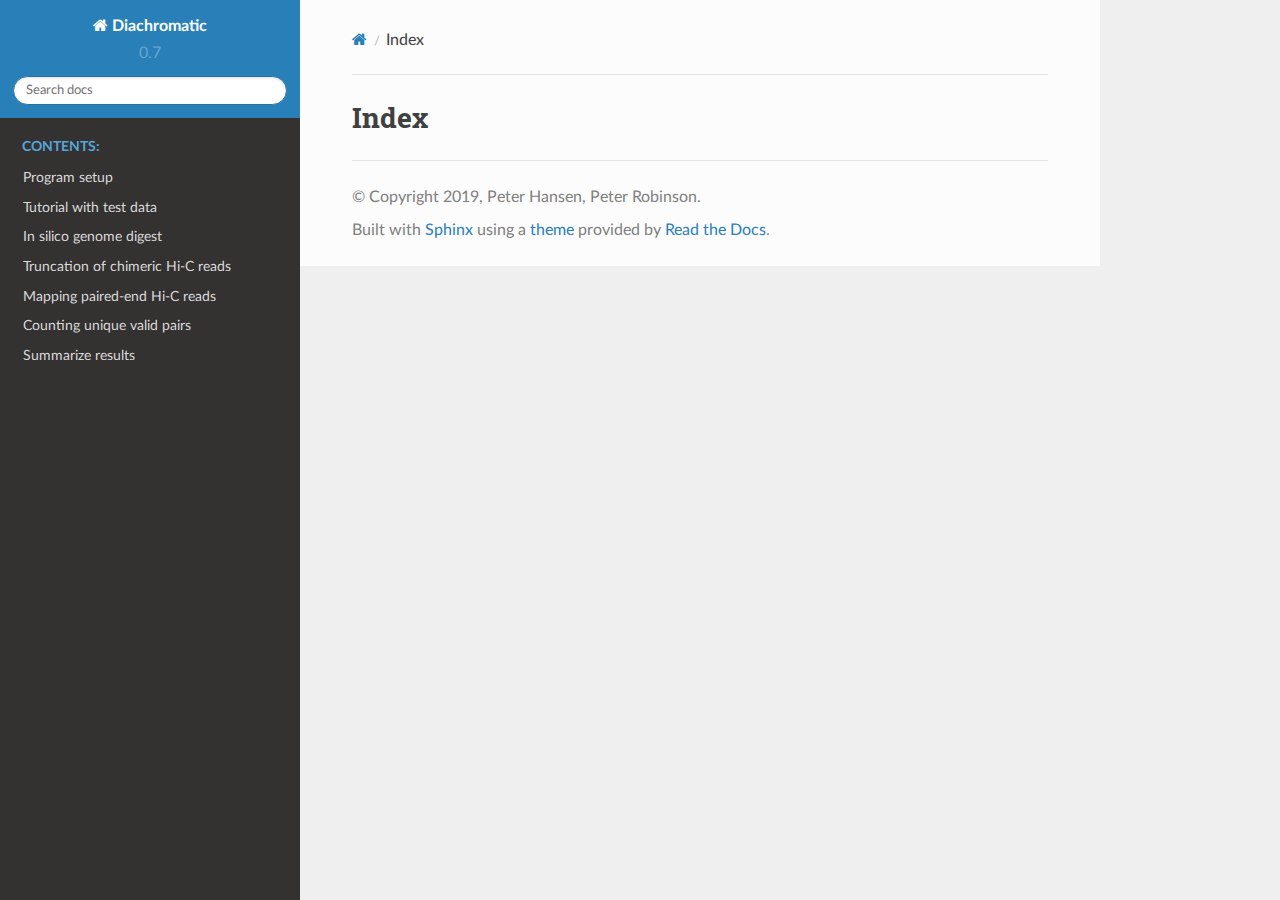
<file: genindex.html>
<!DOCTYPE html>
<html class="writer-html5" lang="en" data-content_root="./">
<head>
  <meta charset="utf-8" />
  <meta name="viewport" content="width=device-width, initial-scale=1.0" />
  <title>Index &mdash; Diachromatic 0.7.3 documentation</title>
      <link rel="stylesheet" type="text/css" href="_static/pygments.css?v=fa44fd50" />
      <link rel="stylesheet" type="text/css" href="_static/css/theme.css?v=19f00094" />

  
  <!--[if lt IE 9]>
    <script src="_static/js/html5shiv.min.js"></script>
  <![endif]-->
  
        <script src="_static/jquery.js?v=5d32c60e"></script>
        <script src="_static/_sphinx_javascript_frameworks_compat.js?v=2cd50e6c"></script>
        <script src="_static/documentation_options.js?v=c98573da"></script>
        <script src="_static/doctools.js?v=888ff710"></script>
        <script src="_static/sphinx_highlight.js?v=dc90522c"></script>
    <script src="_static/js/theme.js"></script>
    <link rel="index" title="Index" href="#" />
    <link rel="search" title="Search" href="search.html" /> 
</head>

<body class="wy-body-for-nav"> 
  <div class="wy-grid-for-nav">
    <nav data-toggle="wy-nav-shift" class="wy-nav-side">
      <div class="wy-side-scroll">
        <div class="wy-side-nav-search" >

          
          
          <a href="index.html" class="icon icon-home">
            Diachromatic
          </a>
              <div class="version">
                0.7
              </div>
<div role="search">
  <form id="rtd-search-form" class="wy-form" action="search.html" method="get">
    <input type="text" name="q" placeholder="Search docs" aria-label="Search docs" />
    <input type="hidden" name="check_keywords" value="yes" />
    <input type="hidden" name="area" value="default" />
  </form>
</div>
        </div><div class="wy-menu wy-menu-vertical" data-spy="affix" role="navigation" aria-label="Navigation menu">
              <p class="caption" role="heading"><span class="caption-text">Contents:</span></p>
<ul>
<li class="toctree-l1"><a class="reference internal" href="setup.html">Program setup</a></li>
<li class="toctree-l1"><a class="reference internal" href="tutorial.html">Tutorial with test data</a></li>
<li class="toctree-l1"><a class="reference internal" href="digest.html">In silico genome digest</a></li>
<li class="toctree-l1"><a class="reference internal" href="truncate.html">Truncation of chimeric Hi-C reads</a></li>
<li class="toctree-l1"><a class="reference internal" href="mapping.html">Mapping paired-end Hi-C reads</a></li>
<li class="toctree-l1"><a class="reference internal" href="count.html">Counting unique valid pairs</a></li>
<li class="toctree-l1"><a class="reference internal" href="summarize.html">Summarize results</a></li>
</ul>

        </div>
      </div>
    </nav>

    <section data-toggle="wy-nav-shift" class="wy-nav-content-wrap"><nav class="wy-nav-top" aria-label="Mobile navigation menu" >
          <i data-toggle="wy-nav-top" class="fa fa-bars"></i>
          <a href="index.html">Diachromatic</a>
      </nav>

      <div class="wy-nav-content">
        <div class="rst-content">
          <div role="navigation" aria-label="Page navigation">
  <ul class="wy-breadcrumbs">
      <li><a href="index.html" class="icon icon-home" aria-label="Home"></a></li>
      <li class="breadcrumb-item active">Index</li>
      <li class="wy-breadcrumbs-aside">
      </li>
  </ul>
  <hr/>
</div>
          <div role="main" class="document" itemscope="itemscope" itemtype="http://schema.org/Article">
           <div itemprop="articleBody">
             

<h1 id="index">Index</h1>

<div class="genindex-jumpbox">
 
</div>


           </div>
          </div>
          <footer>

  <hr/>

  <div role="contentinfo">
    <p>&#169; Copyright 2019, Peter Hansen, Peter Robinson.</p>
  </div>

  Built with <a href="https://www.sphinx-doc.org/">Sphinx</a> using a
    <a href="https://github.com/readthedocs/sphinx_rtd_theme">theme</a>
    provided by <a href="https://readthedocs.org">Read the Docs</a>.
   

</footer>
        </div>
      </div>
    </section>
  </div>
  <script>
      jQuery(function () {
          SphinxRtdTheme.Navigation.enable(true);
      });
  </script> 

</body>
</html>
</file>
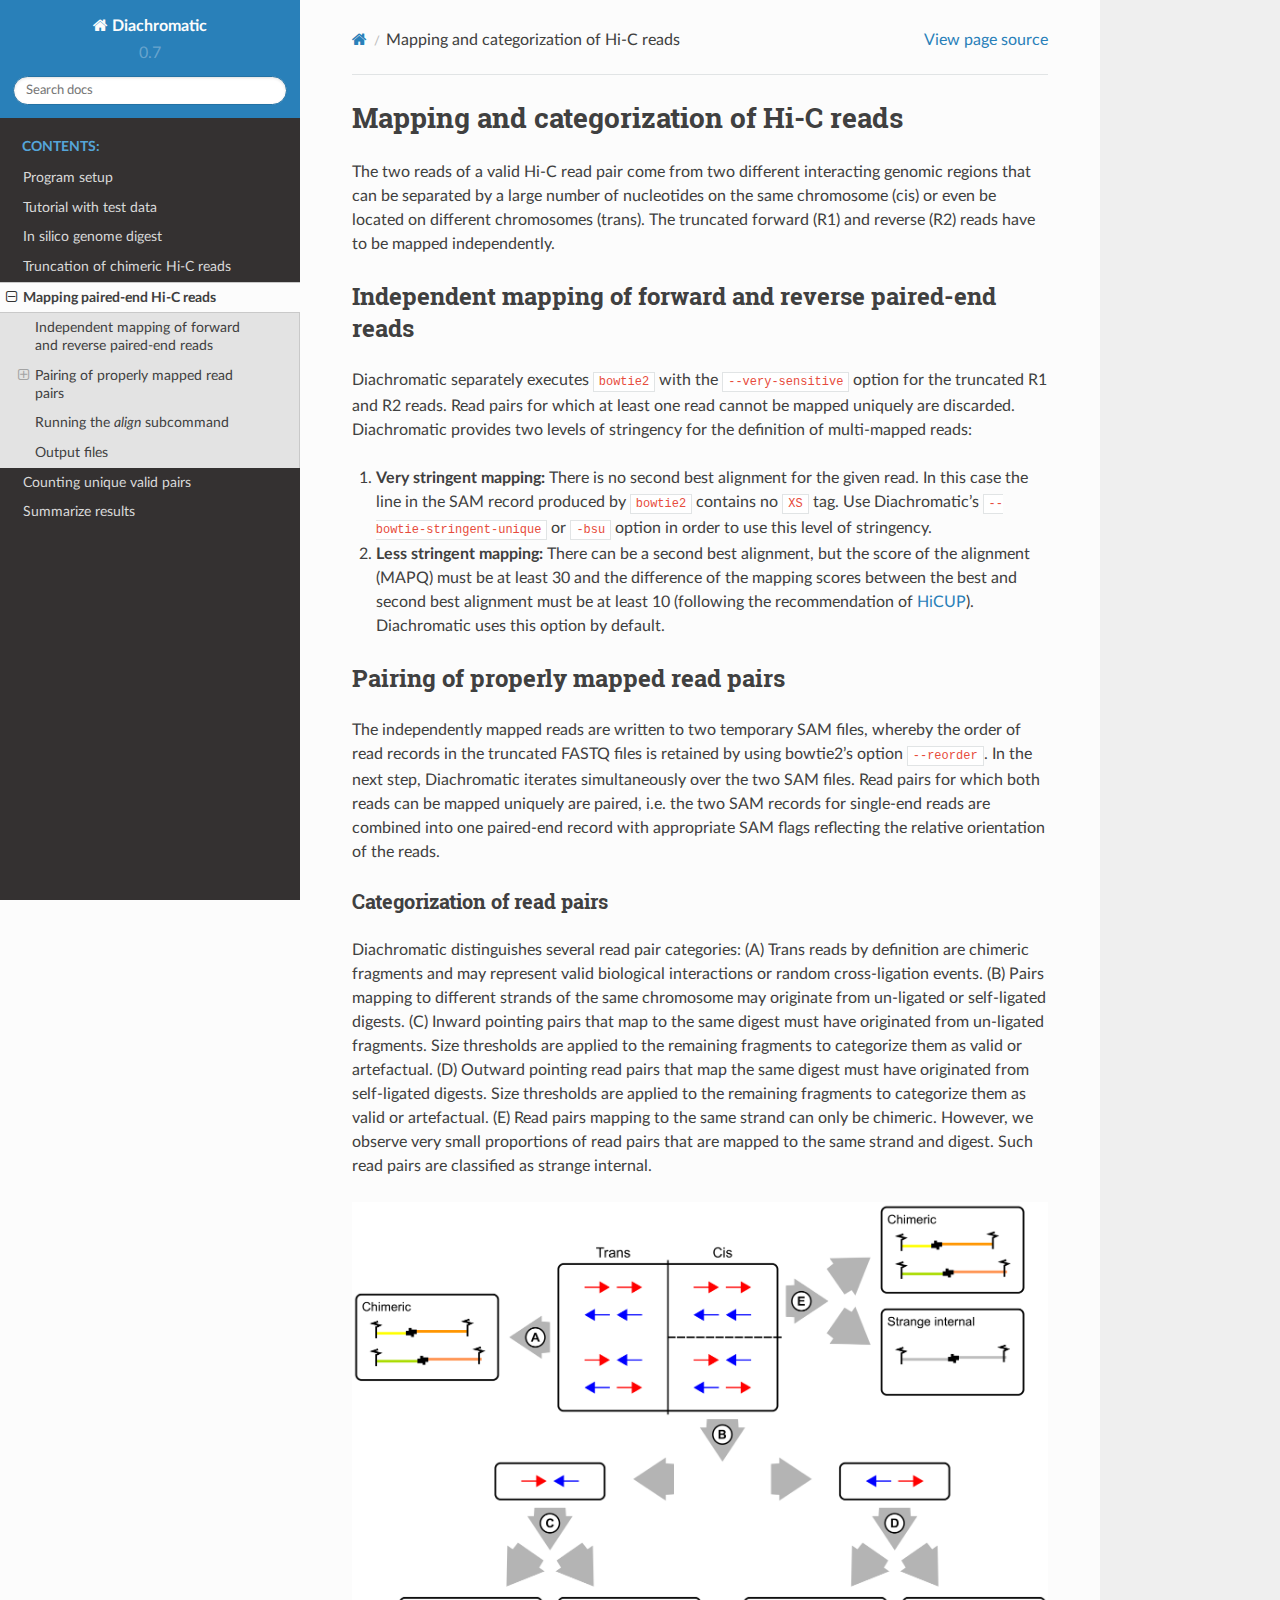
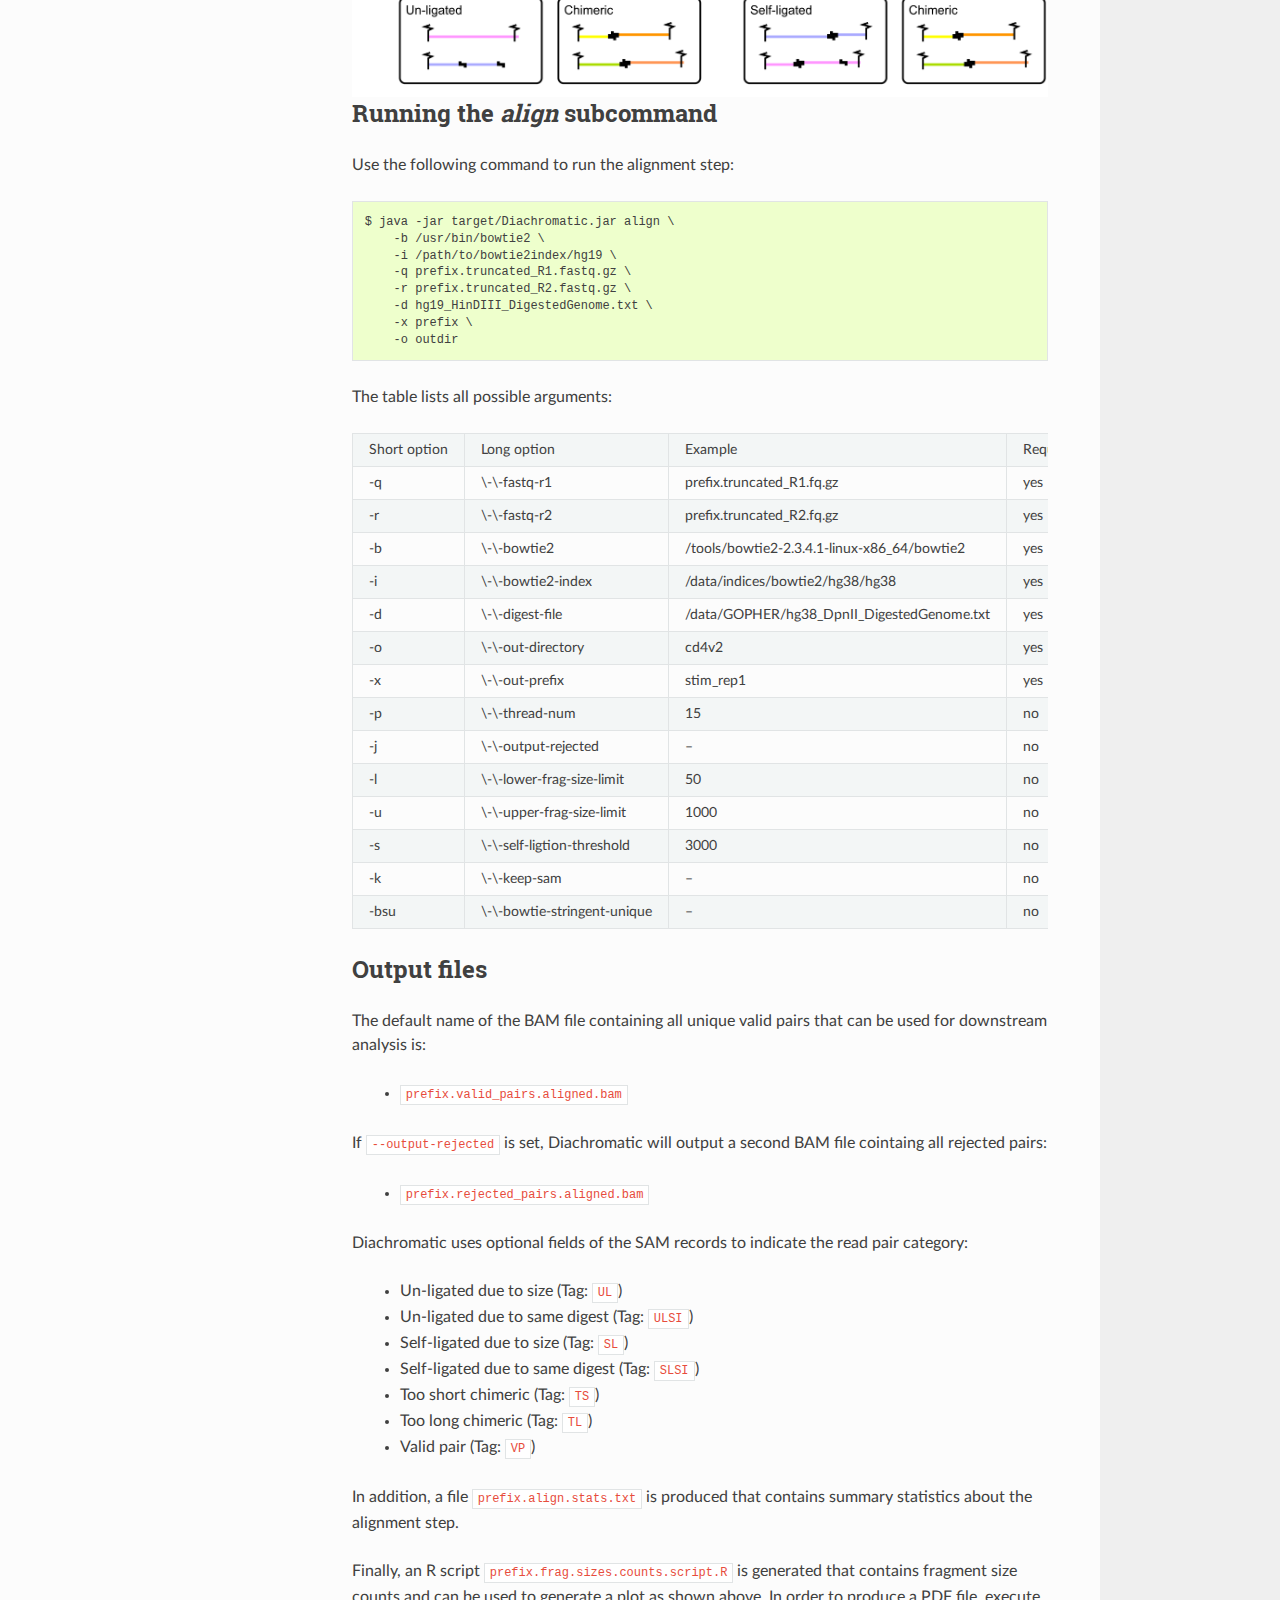
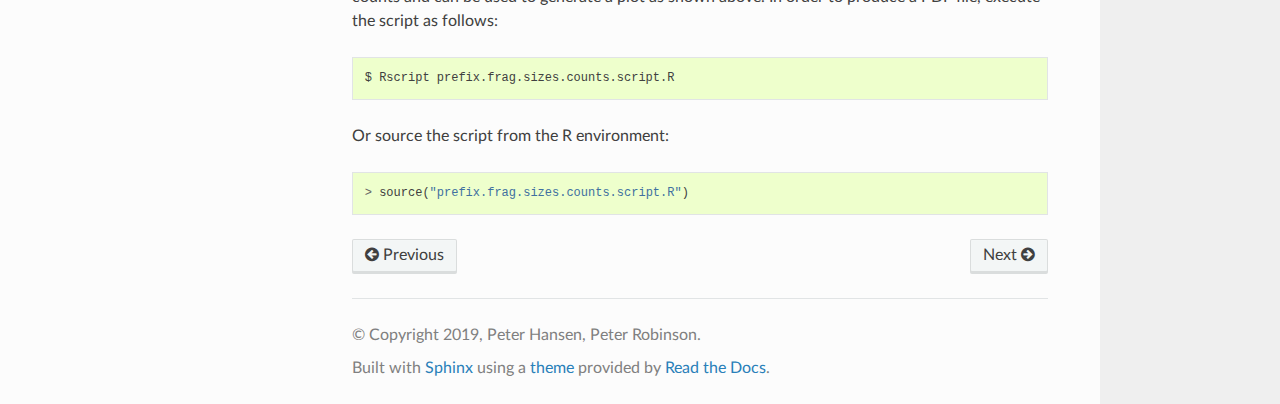
<file: mapping.html>
<!DOCTYPE html>
<html class="writer-html5" lang="en" data-content_root="./">
<head>
  <meta charset="utf-8" /><meta name="viewport" content="width=device-width, initial-scale=1" />

  <meta name="viewport" content="width=device-width, initial-scale=1.0" />
  <title>Mapping and categorization of Hi-C reads &mdash; Diachromatic 0.7.3 documentation</title>
      <link rel="stylesheet" type="text/css" href="_static/pygments.css?v=fa44fd50" />
      <link rel="stylesheet" type="text/css" href="_static/css/theme.css?v=19f00094" />

  
  <!--[if lt IE 9]>
    <script src="_static/js/html5shiv.min.js"></script>
  <![endif]-->
  
        <script src="_static/jquery.js?v=5d32c60e"></script>
        <script src="_static/_sphinx_javascript_frameworks_compat.js?v=2cd50e6c"></script>
        <script src="_static/documentation_options.js?v=c98573da"></script>
        <script src="_static/doctools.js?v=888ff710"></script>
        <script src="_static/sphinx_highlight.js?v=dc90522c"></script>
    <script src="_static/js/theme.js"></script>
    <link rel="index" title="Index" href="genindex.html" />
    <link rel="search" title="Search" href="search.html" />
    <link rel="next" title="Counting of valid read pairs between pairs of restriction fragments" href="count.html" />
    <link rel="prev" title="Truncation of chimeric reads" href="truncate.html" /> 
</head>

<body class="wy-body-for-nav"> 
  <div class="wy-grid-for-nav">
    <nav data-toggle="wy-nav-shift" class="wy-nav-side">
      <div class="wy-side-scroll">
        <div class="wy-side-nav-search" >

          
          
          <a href="index.html" class="icon icon-home">
            Diachromatic
          </a>
              <div class="version">
                0.7
              </div>
<div role="search">
  <form id="rtd-search-form" class="wy-form" action="search.html" method="get">
    <input type="text" name="q" placeholder="Search docs" aria-label="Search docs" />
    <input type="hidden" name="check_keywords" value="yes" />
    <input type="hidden" name="area" value="default" />
  </form>
</div>
        </div><div class="wy-menu wy-menu-vertical" data-spy="affix" role="navigation" aria-label="Navigation menu">
              <p class="caption" role="heading"><span class="caption-text">Contents:</span></p>
<ul class="current">
<li class="toctree-l1"><a class="reference internal" href="setup.html">Program setup</a></li>
<li class="toctree-l1"><a class="reference internal" href="tutorial.html">Tutorial with test data</a></li>
<li class="toctree-l1"><a class="reference internal" href="digest.html">In silico genome digest</a></li>
<li class="toctree-l1"><a class="reference internal" href="truncate.html">Truncation of chimeric Hi-C reads</a></li>
<li class="toctree-l1 current"><a class="current reference internal" href="#">Mapping paired-end Hi-C reads</a><ul>
<li class="toctree-l2"><a class="reference internal" href="#independent-mapping-of-forward-and-reverse-paired-end-reads">Independent mapping of forward and reverse paired-end reads</a></li>
<li class="toctree-l2"><a class="reference internal" href="#pairing-of-properly-mapped-read-pairs">Pairing of properly mapped read pairs</a><ul>
<li class="toctree-l3"><a class="reference internal" href="#categorization-of-read-pairs">Categorization of read pairs</a></li>
</ul>
</li>
<li class="toctree-l2"><a class="reference internal" href="#running-the-align-subcommand">Running the <em>align</em> subcommand</a></li>
<li class="toctree-l2"><a class="reference internal" href="#output-files">Output files</a></li>
</ul>
</li>
<li class="toctree-l1"><a class="reference internal" href="count.html">Counting unique valid pairs</a></li>
<li class="toctree-l1"><a class="reference internal" href="summarize.html">Summarize results</a></li>
</ul>

        </div>
      </div>
    </nav>

    <section data-toggle="wy-nav-shift" class="wy-nav-content-wrap"><nav class="wy-nav-top" aria-label="Mobile navigation menu" >
          <i data-toggle="wy-nav-top" class="fa fa-bars"></i>
          <a href="index.html">Diachromatic</a>
      </nav>

      <div class="wy-nav-content">
        <div class="rst-content">
          <div role="navigation" aria-label="Page navigation">
  <ul class="wy-breadcrumbs">
      <li><a href="index.html" class="icon icon-home" aria-label="Home"></a></li>
      <li class="breadcrumb-item active">Mapping and categorization of Hi-C reads</li>
      <li class="wy-breadcrumbs-aside">
            <a href="_sources/mapping.rst.txt" rel="nofollow"> View page source</a>
      </li>
  </ul>
  <hr/>
</div>
          <div role="main" class="document" itemscope="itemscope" itemtype="http://schema.org/Article">
           <div itemprop="articleBody">
             
  <section id="mapping-and-categorization-of-hi-c-reads">
<span id="rstmapping"></span><h1>Mapping and categorization of Hi-C reads<a class="headerlink" href="#mapping-and-categorization-of-hi-c-reads" title="Link to this heading"></a></h1>
<p>The two reads of a valid Hi-C read pair come from two different interacting genomic regions that can be separated by a large number of nucleotides on the same chromosome (cis) or even be located on different chromosomes (trans). The truncated forward (R1) and reverse (R2) reads have to be mapped independently.</p>
<section id="independent-mapping-of-forward-and-reverse-paired-end-reads">
<h2>Independent mapping of forward and reverse paired-end reads<a class="headerlink" href="#independent-mapping-of-forward-and-reverse-paired-end-reads" title="Link to this heading"></a></h2>
<p>Diachromatic separately executes <code class="docutils literal notranslate"><span class="pre">bowtie2</span></code>  with the <code class="docutils literal notranslate"><span class="pre">--very-sensitive</span></code> option for the truncated R1 and R2 reads. Read pairs for which at least one read cannot be mapped uniquely are discarded. Diachromatic provides two levels of stringency for the definition of multi-mapped reads:</p>
<ol class="arabic simple">
<li><p><strong>Very stringent mapping:</strong> There is no second best alignment for the given read. In this case the line in the SAM record produced by <code class="docutils literal notranslate"><span class="pre">bowtie2</span></code> contains no <code class="docutils literal notranslate"><span class="pre">XS</span></code> tag. Use Diachromatic’s <code class="docutils literal notranslate"><span class="pre">--bowtie-stringent-unique</span></code> or <code class="docutils literal notranslate"><span class="pre">-bsu</span></code> option in order to use this level of stringency.</p></li>
<li><p><strong>Less stringent mapping:</strong> There can be a second best alignment, but the score of the alignment (MAPQ) must be at least 30 and the difference of the mapping scores between the best and second best alignment must be at least 10 (following the recommendation of <a class="reference external" href="https://www.bioinformatics.babraham.ac.uk/projects/hicup/">HiCUP</a>). Diachromatic uses this option by default.</p></li>
</ol>
</section>
<section id="pairing-of-properly-mapped-read-pairs">
<h2>Pairing of properly mapped read pairs<a class="headerlink" href="#pairing-of-properly-mapped-read-pairs" title="Link to this heading"></a></h2>
<p>The independently mapped reads are written to two temporary SAM files, whereby the order of read records in the truncated FASTQ files is retained by using bowtie2’s option <code class="docutils literal notranslate"><span class="pre">--reorder</span></code>. In the next step, Diachromatic iterates simultaneously over the two SAM files. Read pairs for which both reads can be mapped uniquely are paired, i.e. the two SAM records for single-end reads are combined into one paired-end record with appropriate SAM flags reflecting the relative orientation of the reads.</p>
<section id="categorization-of-read-pairs">
<h3>Categorization of read pairs<a class="headerlink" href="#categorization-of-read-pairs" title="Link to this heading"></a></h3>
<p>Diachromatic distinguishes several read pair categories: (A) Trans reads by definition are chimeric fragments and may represent valid biological interactions or random cross-ligation events. (B) Pairs mapping to different strands of the same chromosome may originate from un-ligated or self-ligated digests. (C) Inward pointing pairs that map to the same digest must have originated from un-ligated fragments. Size thresholds are applied to the remaining fragments to categorize them as valid or artefactual. (D) Outward pointing read pairs that map the same digest must have originated from self-ligated digests. Size thresholds are applied to the remaining fragments to categorize them as valid or artefactual. (E) Read pairs mapping to the same strand can only be chimeric. However, we observe very small proportions of read pairs that are mapped to the same strand and digest. Such read pairs are classified as strange internal.</p>
<figure class="align-center">
<img alt="_images/categorization.png" src="_images/categorization.png" />
</figure>
</section>
</section>
<section id="running-the-align-subcommand">
<h2>Running the <em>align</em> subcommand<a class="headerlink" href="#running-the-align-subcommand" title="Link to this heading"></a></h2>
<p>Use the following command to run the alignment step:</p>
<div class="highlight-default notranslate"><div class="highlight"><pre><span></span>$ java -jar target/Diachromatic.jar align \
    -b /usr/bin/bowtie2 \
    -i /path/to/bowtie2index/hg19 \
    -q prefix.truncated_R1.fastq.gz \
    -r prefix.truncated_R2.fastq.gz \
    -d hg19_HinDIII_DigestedGenome.txt \
    -x prefix \
    -o outdir
</pre></div>
</div>
<p>The table lists all possible arguments:</p>
<table class="docutils align-default">
<tbody>
<tr class="row-odd"><td><p>Short option</p></td>
<td><p>Long option</p></td>
<td><p>Example</p></td>
<td><p>Required</p></td>
<td><p>Description</p></td>
<td><p>Default</p></td>
</tr>
<tr class="row-even"><td><p>-q</p></td>
<td><p>\-\-fastq-r1</p></td>
<td><p>prefix.truncated_R1.fq.gz</p></td>
<td><p>yes</p></td>
<td><p>Path to the truncated forward FASTQ file.</p></td>
<td><p>–</p></td>
</tr>
<tr class="row-odd"><td><p>-r</p></td>
<td><p>\-\-fastq-r2</p></td>
<td><p>prefix.truncated_R2.fq.gz</p></td>
<td><p>yes</p></td>
<td><p>Path to the truncated forward FASTQ file.</p></td>
<td><p>–</p></td>
</tr>
<tr class="row-even"><td><p>-b</p></td>
<td><p>\-\-bowtie2</p></td>
<td><p>/tools/bowtie2-2.3.4.1-linux-x86_64/bowtie2</p></td>
<td><p>yes</p></td>
<td><p>Path to bowtie2 executable.</p></td>
<td><p>–</p></td>
</tr>
<tr class="row-odd"><td><p>-i</p></td>
<td><p>\-\-bowtie2-index</p></td>
<td><p>/data/indices/bowtie2/hg38/hg38</p></td>
<td><p>yes</p></td>
<td><p>Path to bowtie2 index of the corresponding genome.</p></td>
<td><p>–</p></td>
</tr>
<tr class="row-even"><td><p>-d</p></td>
<td><p>\-\-digest-file</p></td>
<td><p>/data/GOPHER/hg38_DpnII_DigestedGenome.txt</p></td>
<td><p>yes</p></td>
<td><p>Path to the digest file produced with GOPHER.</p></td>
<td><p>–</p></td>
</tr>
<tr class="row-odd"><td><p>-o</p></td>
<td><p>\-\-out-directory</p></td>
<td><p>cd4v2</p></td>
<td><p>yes</p></td>
<td><p>Directory containing the output of the align subcommand.</p></td>
<td><p>results</p></td>
</tr>
<tr class="row-even"><td><p>-x</p></td>
<td><p>\-\-out-prefix</p></td>
<td><p>stim_rep1</p></td>
<td><p>yes</p></td>
<td><p>Prefix for all generated files in output directory.</p></td>
<td><p>prefix</p></td>
</tr>
<tr class="row-odd"><td><p>-p</p></td>
<td><p>\-\-thread-num</p></td>
<td><p>15</p></td>
<td><p>no</p></td>
<td><p>Number of threads used by bowtie2.</p></td>
<td><p>1</p></td>
</tr>
<tr class="row-even"><td><p>-j</p></td>
<td><p>\-\-output-rejected</p></td>
<td><p>–</p></td>
<td><p>no</p></td>
<td><p>If set, a BAM file containing the reject read pairs will be created.</p></td>
<td><p>false</p></td>
</tr>
<tr class="row-odd"><td><p>-l</p></td>
<td><p>\-\-lower-frag-size-limit</p></td>
<td><p>50</p></td>
<td><p>no</p></td>
<td><p>Lower threshold for the size of sheared fragments.</p></td>
<td><p>50</p></td>
</tr>
<tr class="row-even"><td><p>-u</p></td>
<td><p>\-\-upper-frag-size-limit</p></td>
<td><p>1000</p></td>
<td><p>no</p></td>
<td><p>Upper threshold for the size of sheared fragments.</p></td>
<td><p>1000</p></td>
</tr>
<tr class="row-odd"><td><p>-s</p></td>
<td><p>\-\-self-ligtion-threshold</p></td>
<td><p>3000</p></td>
<td><p>no</p></td>
<td><p>Upper threshold for the size of self-ligating fragments.</p></td>
<td><p>3000</p></td>
</tr>
<tr class="row-even"><td><p>-k</p></td>
<td><p>\-\-keep-sam</p></td>
<td><p>–</p></td>
<td><p>no</p></td>
<td><p>Do not delete temporary SAM files.</p></td>
<td><p>false</p></td>
</tr>
<tr class="row-odd"><td><p>-bsu</p></td>
<td><p>\-\-bowtie-stringent-unique</p></td>
<td><p>–</p></td>
<td><p>no</p></td>
<td><p>stringent settings for definition of uniquely mapped reads</p></td>
<td><p>false</p></td>
</tr>
</tbody>
</table>
</section>
<section id="output-files">
<h2>Output files<a class="headerlink" href="#output-files" title="Link to this heading"></a></h2>
<p>The default name of the BAM file containing all unique valid pairs that can be used for downstream analysis is:</p>
<blockquote>
<div><ul class="simple">
<li><p><code class="docutils literal notranslate"><span class="pre">prefix.valid_pairs.aligned.bam</span></code></p></li>
</ul>
</div></blockquote>
<p>If <code class="docutils literal notranslate"><span class="pre">--output-rejected</span></code> is set, Diachromatic will output a second BAM file cointaing all rejected pairs:</p>
<blockquote>
<div><ul class="simple">
<li><p><code class="docutils literal notranslate"><span class="pre">prefix.rejected_pairs.aligned.bam</span></code></p></li>
</ul>
</div></blockquote>
<p>Diachromatic uses optional fields of the SAM records to indicate the read pair category:</p>
<blockquote>
<div><ul class="simple">
<li><p>Un-ligated due to size (Tag: <code class="docutils literal notranslate"><span class="pre">UL</span></code>)</p></li>
<li><p>Un-ligated due to same digest (Tag: <code class="docutils literal notranslate"><span class="pre">ULSI</span></code>)</p></li>
<li><p>Self-ligated due to size (Tag: <code class="docutils literal notranslate"><span class="pre">SL</span></code>)</p></li>
<li><p>Self-ligated due to same digest (Tag: <code class="docutils literal notranslate"><span class="pre">SLSI</span></code>)</p></li>
<li><p>Too short chimeric  (Tag: <code class="docutils literal notranslate"><span class="pre">TS</span></code>)</p></li>
<li><p>Too long chimeric  (Tag: <code class="docutils literal notranslate"><span class="pre">TL</span></code>)</p></li>
<li><p>Valid pair (Tag: <code class="docutils literal notranslate"><span class="pre">VP</span></code>)</p></li>
</ul>
</div></blockquote>
<p>In addition, a file <code class="docutils literal notranslate"><span class="pre">prefix.align.stats.txt</span></code> is produced that contains summary statistics about the alignment step.</p>
<p>Finally, an R script <code class="docutils literal notranslate"><span class="pre">prefix.frag.sizes.counts.script.R</span></code> is generated that contains fragment size counts and can be
used to generate a plot as shown above.
In order to produce a PDF file, execute the script as follows:</p>
<div class="highlight-default notranslate"><div class="highlight"><pre><span></span>$ Rscript prefix.frag.sizes.counts.script.R
</pre></div>
</div>
<p>Or source the script from the R environment:</p>
<div class="highlight-default notranslate"><div class="highlight"><pre><span></span><span class="o">&gt;</span> <span class="n">source</span><span class="p">(</span><span class="s2">&quot;prefix.frag.sizes.counts.script.R&quot;</span><span class="p">)</span>
</pre></div>
</div>
</section>
</section>


           </div>
          </div>
          <footer><div class="rst-footer-buttons" role="navigation" aria-label="Footer">
        <a href="truncate.html" class="btn btn-neutral float-left" title="Truncation of chimeric reads" accesskey="p" rel="prev"><span class="fa fa-arrow-circle-left" aria-hidden="true"></span> Previous</a>
        <a href="count.html" class="btn btn-neutral float-right" title="Counting of valid read pairs between pairs of restriction fragments" accesskey="n" rel="next">Next <span class="fa fa-arrow-circle-right" aria-hidden="true"></span></a>
    </div>

  <hr/>

  <div role="contentinfo">
    <p>&#169; Copyright 2019, Peter Hansen, Peter Robinson.</p>
  </div>

  Built with <a href="https://www.sphinx-doc.org/">Sphinx</a> using a
    <a href="https://github.com/readthedocs/sphinx_rtd_theme">theme</a>
    provided by <a href="https://readthedocs.org">Read the Docs</a>.
   

</footer>
        </div>
      </div>
    </section>
  </div>
  <script>
      jQuery(function () {
          SphinxRtdTheme.Navigation.enable(true);
      });
  </script> 

</body>
</html>
</file>
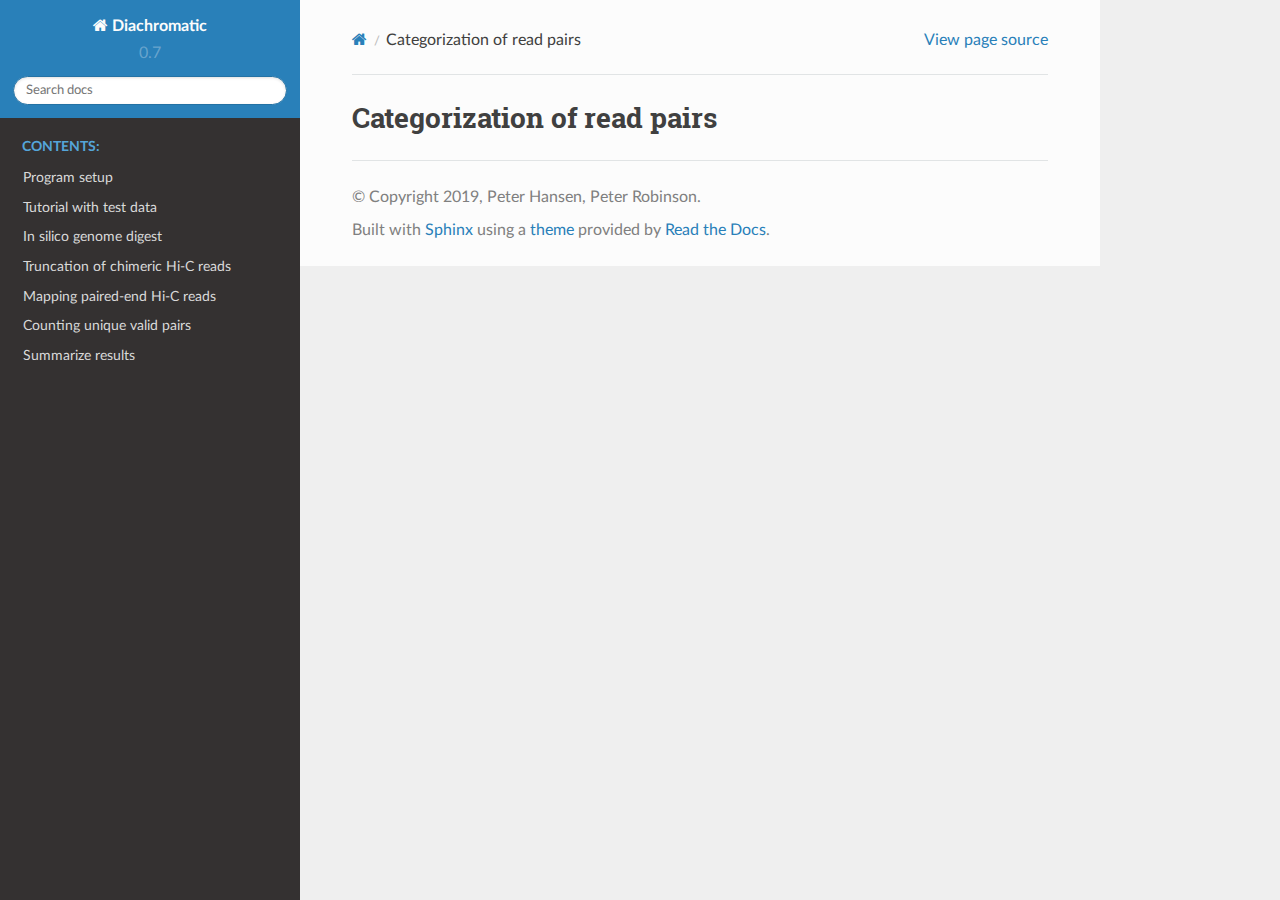
<file: mapping_old.html>
<!DOCTYPE html>
<html class="writer-html5" lang="en" data-content_root="./">
<head>
  <meta charset="utf-8" /><meta name="viewport" content="width=device-width, initial-scale=1" />

  <meta name="viewport" content="width=device-width, initial-scale=1.0" />
  <title>Categorization of read pairs &mdash; Diachromatic 0.7.3 documentation</title>
      <link rel="stylesheet" type="text/css" href="_static/pygments.css?v=fa44fd50" />
      <link rel="stylesheet" type="text/css" href="_static/css/theme.css?v=19f00094" />

  
  <!--[if lt IE 9]>
    <script src="_static/js/html5shiv.min.js"></script>
  <![endif]-->
  
        <script src="_static/jquery.js?v=5d32c60e"></script>
        <script src="_static/_sphinx_javascript_frameworks_compat.js?v=2cd50e6c"></script>
        <script src="_static/documentation_options.js?v=c98573da"></script>
        <script src="_static/doctools.js?v=888ff710"></script>
        <script src="_static/sphinx_highlight.js?v=dc90522c"></script>
    <script src="_static/js/theme.js"></script>
    <link rel="index" title="Index" href="genindex.html" />
    <link rel="search" title="Search" href="search.html" /> 
</head>

<body class="wy-body-for-nav"> 
  <div class="wy-grid-for-nav">
    <nav data-toggle="wy-nav-shift" class="wy-nav-side">
      <div class="wy-side-scroll">
        <div class="wy-side-nav-search" >

          
          
          <a href="index.html" class="icon icon-home">
            Diachromatic
          </a>
              <div class="version">
                0.7
              </div>
<div role="search">
  <form id="rtd-search-form" class="wy-form" action="search.html" method="get">
    <input type="text" name="q" placeholder="Search docs" aria-label="Search docs" />
    <input type="hidden" name="check_keywords" value="yes" />
    <input type="hidden" name="area" value="default" />
  </form>
</div>
        </div><div class="wy-menu wy-menu-vertical" data-spy="affix" role="navigation" aria-label="Navigation menu">
              <p class="caption" role="heading"><span class="caption-text">Contents:</span></p>
<ul>
<li class="toctree-l1"><a class="reference internal" href="setup.html">Program setup</a></li>
<li class="toctree-l1"><a class="reference internal" href="tutorial.html">Tutorial with test data</a></li>
<li class="toctree-l1"><a class="reference internal" href="digest.html">In silico genome digest</a></li>
<li class="toctree-l1"><a class="reference internal" href="truncate.html">Truncation of chimeric Hi-C reads</a></li>
<li class="toctree-l1"><a class="reference internal" href="mapping.html">Mapping paired-end Hi-C reads</a></li>
<li class="toctree-l1"><a class="reference internal" href="count.html">Counting unique valid pairs</a></li>
<li class="toctree-l1"><a class="reference internal" href="summarize.html">Summarize results</a></li>
</ul>

        </div>
      </div>
    </nav>

    <section data-toggle="wy-nav-shift" class="wy-nav-content-wrap"><nav class="wy-nav-top" aria-label="Mobile navigation menu" >
          <i data-toggle="wy-nav-top" class="fa fa-bars"></i>
          <a href="index.html">Diachromatic</a>
      </nav>

      <div class="wy-nav-content">
        <div class="rst-content">
          <div role="navigation" aria-label="Page navigation">
  <ul class="wy-breadcrumbs">
      <li><a href="index.html" class="icon icon-home" aria-label="Home"></a></li>
      <li class="breadcrumb-item active">Categorization of read pairs</li>
      <li class="wy-breadcrumbs-aside">
            <a href="_sources/mapping_old.rst.txt" rel="nofollow"> View page source</a>
      </li>
  </ul>
  <hr/>
</div>
          <div role="main" class="document" itemscope="itemscope" itemtype="http://schema.org/Article">
           <div itemprop="articleBody">
             
  <section id="categorization-of-read-pairs">
<h1>Categorization of read pairs<a class="headerlink" href="#categorization-of-read-pairs" title="Link to this heading"></a></h1>
</section>


           </div>
          </div>
          <footer>

  <hr/>

  <div role="contentinfo">
    <p>&#169; Copyright 2019, Peter Hansen, Peter Robinson.</p>
  </div>

  Built with <a href="https://www.sphinx-doc.org/">Sphinx</a> using a
    <a href="https://github.com/readthedocs/sphinx_rtd_theme">theme</a>
    provided by <a href="https://readthedocs.org">Read the Docs</a>.
   

</footer>
        </div>
      </div>
    </section>
  </div>
  <script>
      jQuery(function () {
          SphinxRtdTheme.Navigation.enable(true);
      });
  </script> 

</body>
</html>
</file>
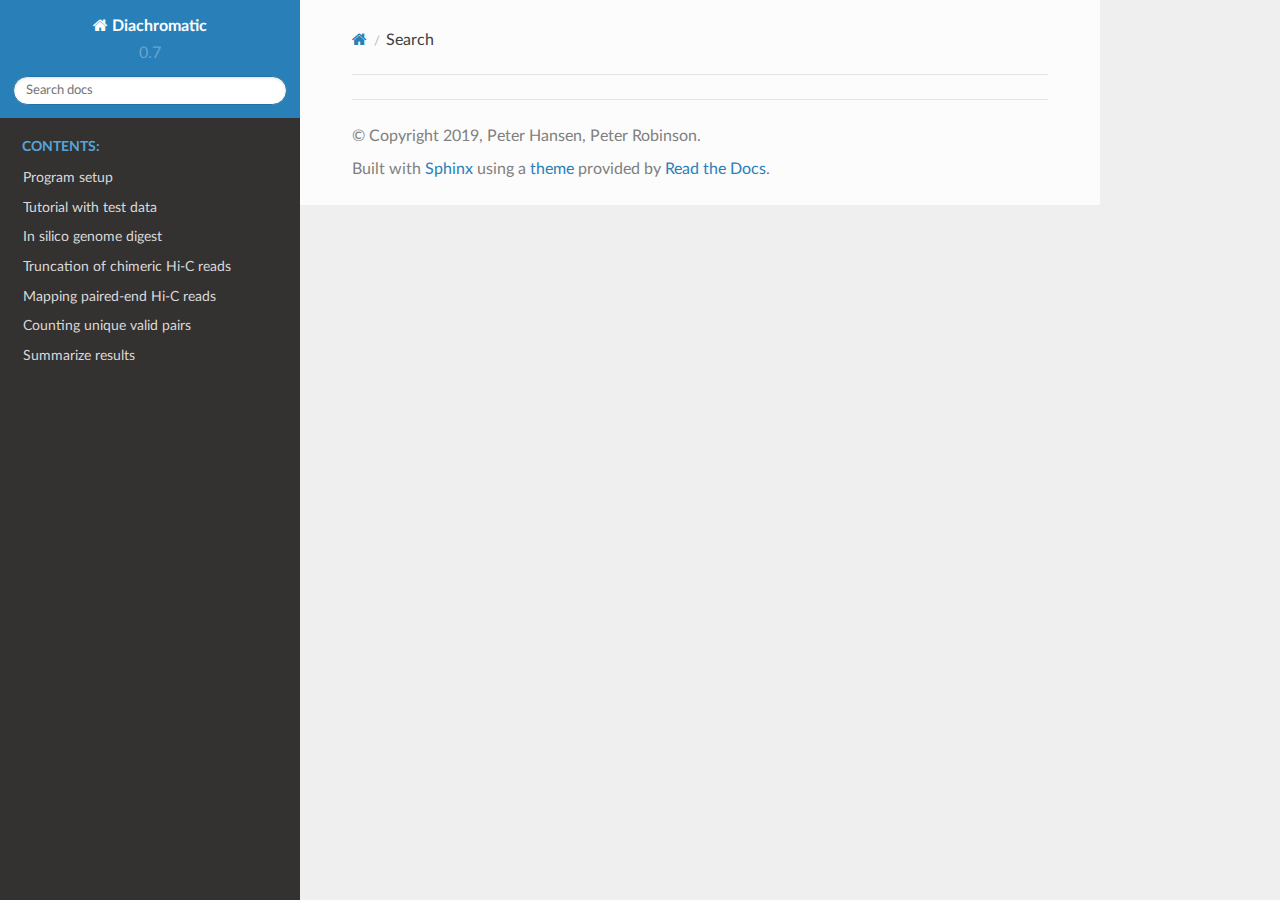
<file: search.html>
<!DOCTYPE html>
<html class="writer-html5" lang="en" data-content_root="./">
<head>
  <meta charset="utf-8" />
  <meta name="viewport" content="width=device-width, initial-scale=1.0" />
  <title>Search &mdash; Diachromatic 0.7.3 documentation</title>
      <link rel="stylesheet" type="text/css" href="_static/pygments.css?v=fa44fd50" />
      <link rel="stylesheet" type="text/css" href="_static/css/theme.css?v=19f00094" />

  
    
  <!--[if lt IE 9]>
    <script src="_static/js/html5shiv.min.js"></script>
  <![endif]-->
  
        <script src="_static/jquery.js?v=5d32c60e"></script>
        <script src="_static/_sphinx_javascript_frameworks_compat.js?v=2cd50e6c"></script>
        <script src="_static/documentation_options.js?v=c98573da"></script>
        <script src="_static/doctools.js?v=888ff710"></script>
        <script src="_static/sphinx_highlight.js?v=dc90522c"></script>
    <script src="_static/js/theme.js"></script>
    <script src="_static/searchtools.js"></script>
    <script src="_static/language_data.js"></script>
    <link rel="index" title="Index" href="genindex.html" />
    <link rel="search" title="Search" href="#" /> 
</head>

<body class="wy-body-for-nav"> 
  <div class="wy-grid-for-nav">
    <nav data-toggle="wy-nav-shift" class="wy-nav-side">
      <div class="wy-side-scroll">
        <div class="wy-side-nav-search" >

          
          
          <a href="index.html" class="icon icon-home">
            Diachromatic
          </a>
              <div class="version">
                0.7
              </div>
<div role="search">
  <form id="rtd-search-form" class="wy-form" action="#" method="get">
    <input type="text" name="q" placeholder="Search docs" aria-label="Search docs" />
    <input type="hidden" name="check_keywords" value="yes" />
    <input type="hidden" name="area" value="default" />
  </form>
</div>
        </div><div class="wy-menu wy-menu-vertical" data-spy="affix" role="navigation" aria-label="Navigation menu">
              <p class="caption" role="heading"><span class="caption-text">Contents:</span></p>
<ul>
<li class="toctree-l1"><a class="reference internal" href="setup.html">Program setup</a></li>
<li class="toctree-l1"><a class="reference internal" href="tutorial.html">Tutorial with test data</a></li>
<li class="toctree-l1"><a class="reference internal" href="digest.html">In silico genome digest</a></li>
<li class="toctree-l1"><a class="reference internal" href="truncate.html">Truncation of chimeric Hi-C reads</a></li>
<li class="toctree-l1"><a class="reference internal" href="mapping.html">Mapping paired-end Hi-C reads</a></li>
<li class="toctree-l1"><a class="reference internal" href="count.html">Counting unique valid pairs</a></li>
<li class="toctree-l1"><a class="reference internal" href="summarize.html">Summarize results</a></li>
</ul>

        </div>
      </div>
    </nav>

    <section data-toggle="wy-nav-shift" class="wy-nav-content-wrap"><nav class="wy-nav-top" aria-label="Mobile navigation menu" >
          <i data-toggle="wy-nav-top" class="fa fa-bars"></i>
          <a href="index.html">Diachromatic</a>
      </nav>

      <div class="wy-nav-content">
        <div class="rst-content">
          <div role="navigation" aria-label="Page navigation">
  <ul class="wy-breadcrumbs">
      <li><a href="index.html" class="icon icon-home" aria-label="Home"></a></li>
      <li class="breadcrumb-item active">Search</li>
      <li class="wy-breadcrumbs-aside">
      </li>
  </ul>
  <hr/>
</div>
          <div role="main" class="document" itemscope="itemscope" itemtype="http://schema.org/Article">
           <div itemprop="articleBody">
             
  <noscript>
  <div id="fallback" class="admonition warning">
    <p class="last">
      Please activate JavaScript to enable the search functionality.
    </p>
  </div>
  </noscript>

  
  <div id="search-results">
  
  </div>

           </div>
          </div>
          <footer>

  <hr/>

  <div role="contentinfo">
    <p>&#169; Copyright 2019, Peter Hansen, Peter Robinson.</p>
  </div>

  Built with <a href="https://www.sphinx-doc.org/">Sphinx</a> using a
    <a href="https://github.com/readthedocs/sphinx_rtd_theme">theme</a>
    provided by <a href="https://readthedocs.org">Read the Docs</a>.
   

</footer>
        </div>
      </div>
    </section>
  </div>
  <script>
      jQuery(function () {
          SphinxRtdTheme.Navigation.enable(true);
      });
  </script>
  <script>
    jQuery(function() { Search.loadIndex("searchindex.js"); });
  </script>
  
  <script id="searchindexloader"></script>
   


</body>
</html>
</file>
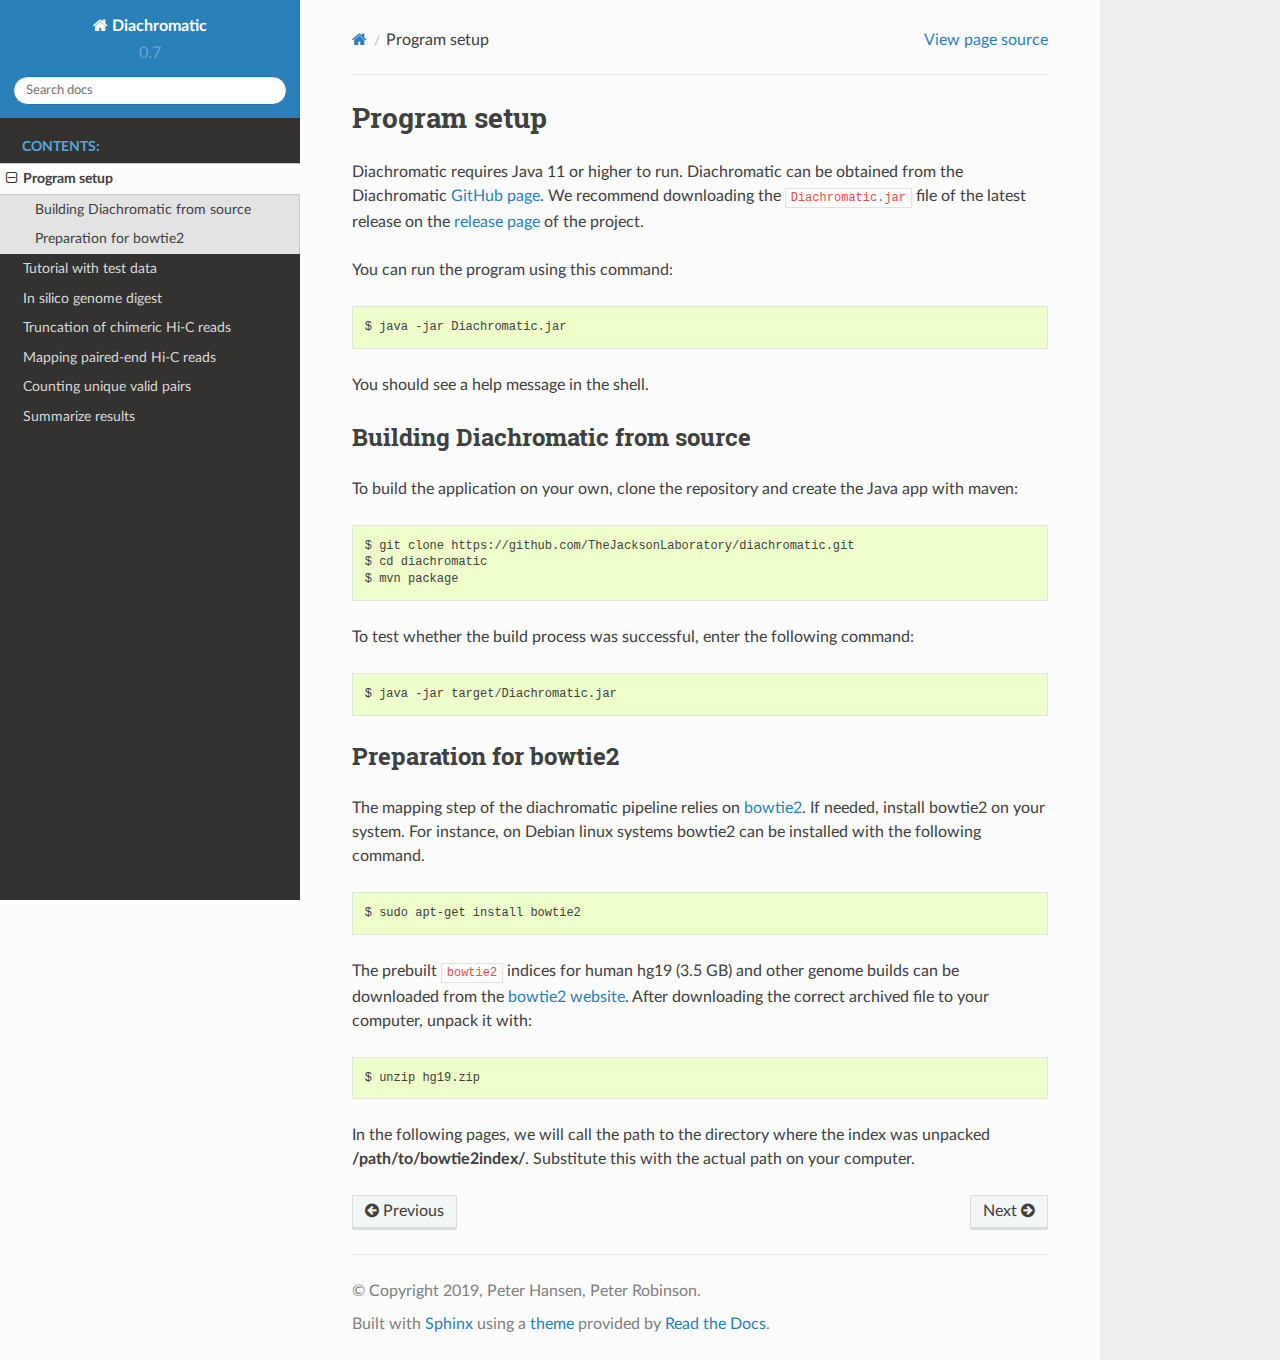
<file: setup.html>
<!DOCTYPE html>
<html class="writer-html5" lang="en" data-content_root="./">
<head>
  <meta charset="utf-8" /><meta name="viewport" content="width=device-width, initial-scale=1" />

  <meta name="viewport" content="width=device-width, initial-scale=1.0" />
  <title>Program setup &mdash; Diachromatic 0.7.3 documentation</title>
      <link rel="stylesheet" type="text/css" href="_static/pygments.css?v=fa44fd50" />
      <link rel="stylesheet" type="text/css" href="_static/css/theme.css?v=19f00094" />

  
  <!--[if lt IE 9]>
    <script src="_static/js/html5shiv.min.js"></script>
  <![endif]-->
  
        <script src="_static/jquery.js?v=5d32c60e"></script>
        <script src="_static/_sphinx_javascript_frameworks_compat.js?v=2cd50e6c"></script>
        <script src="_static/documentation_options.js?v=c98573da"></script>
        <script src="_static/doctools.js?v=888ff710"></script>
        <script src="_static/sphinx_highlight.js?v=dc90522c"></script>
    <script src="_static/js/theme.js"></script>
    <link rel="index" title="Index" href="genindex.html" />
    <link rel="search" title="Search" href="search.html" />
    <link rel="next" title="Tutorial" href="tutorial.html" />
    <link rel="prev" title="Welcome to Diachromatic’s documentation" href="index.html" /> 
</head>

<body class="wy-body-for-nav"> 
  <div class="wy-grid-for-nav">
    <nav data-toggle="wy-nav-shift" class="wy-nav-side">
      <div class="wy-side-scroll">
        <div class="wy-side-nav-search" >

          
          
          <a href="index.html" class="icon icon-home">
            Diachromatic
          </a>
              <div class="version">
                0.7
              </div>
<div role="search">
  <form id="rtd-search-form" class="wy-form" action="search.html" method="get">
    <input type="text" name="q" placeholder="Search docs" aria-label="Search docs" />
    <input type="hidden" name="check_keywords" value="yes" />
    <input type="hidden" name="area" value="default" />
  </form>
</div>
        </div><div class="wy-menu wy-menu-vertical" data-spy="affix" role="navigation" aria-label="Navigation menu">
              <p class="caption" role="heading"><span class="caption-text">Contents:</span></p>
<ul class="current">
<li class="toctree-l1 current"><a class="current reference internal" href="#">Program setup</a><ul>
<li class="toctree-l2"><a class="reference internal" href="#building-diachromatic-from-source">Building Diachromatic from source</a></li>
<li class="toctree-l2"><a class="reference internal" href="#preparation-for-bowtie2">Preparation for bowtie2</a></li>
</ul>
</li>
<li class="toctree-l1"><a class="reference internal" href="tutorial.html">Tutorial with test data</a></li>
<li class="toctree-l1"><a class="reference internal" href="digest.html">In silico genome digest</a></li>
<li class="toctree-l1"><a class="reference internal" href="truncate.html">Truncation of chimeric Hi-C reads</a></li>
<li class="toctree-l1"><a class="reference internal" href="mapping.html">Mapping paired-end Hi-C reads</a></li>
<li class="toctree-l1"><a class="reference internal" href="count.html">Counting unique valid pairs</a></li>
<li class="toctree-l1"><a class="reference internal" href="summarize.html">Summarize results</a></li>
</ul>

        </div>
      </div>
    </nav>

    <section data-toggle="wy-nav-shift" class="wy-nav-content-wrap"><nav class="wy-nav-top" aria-label="Mobile navigation menu" >
          <i data-toggle="wy-nav-top" class="fa fa-bars"></i>
          <a href="index.html">Diachromatic</a>
      </nav>

      <div class="wy-nav-content">
        <div class="rst-content">
          <div role="navigation" aria-label="Page navigation">
  <ul class="wy-breadcrumbs">
      <li><a href="index.html" class="icon icon-home" aria-label="Home"></a></li>
      <li class="breadcrumb-item active">Program setup</li>
      <li class="wy-breadcrumbs-aside">
            <a href="_sources/setup.rst.txt" rel="nofollow"> View page source</a>
      </li>
  </ul>
  <hr/>
</div>
          <div role="main" class="document" itemscope="itemscope" itemtype="http://schema.org/Article">
           <div itemprop="articleBody">
             
  <section id="program-setup">
<h1>Program setup<a class="headerlink" href="#program-setup" title="Link to this heading"></a></h1>
<p>Diachromatic requires Java 11 or higher to run. Diachromatic can be obtained from the Diachromatic <a class="reference external" href="https://github.com/TheJacksonLaboratory/diachromatic">GitHub page</a>. We recommend downloading the <code class="docutils literal notranslate"><span class="pre">Diachromatic.jar</span></code> file of the latest release on the <a class="reference external" href="https://github.com/TheJacksonLaboratory/diachromatic/releases">release page</a> of the project.</p>
<p>You can run the program using this command:</p>
<div class="highlight-default notranslate"><div class="highlight"><pre><span></span>$ java -jar Diachromatic.jar
</pre></div>
</div>
<p>You should see a help message in the shell.</p>
<section id="building-diachromatic-from-source">
<h2>Building Diachromatic from source<a class="headerlink" href="#building-diachromatic-from-source" title="Link to this heading"></a></h2>
<p>To build the application on your own, clone the repository and create the Java app with maven:</p>
<div class="highlight-default notranslate"><div class="highlight"><pre><span></span>$ git clone https://github.com/TheJacksonLaboratory/diachromatic.git
$ cd diachromatic
$ mvn package
</pre></div>
</div>
<p>To test whether the build process was successful, enter the following command:</p>
<div class="highlight-default notranslate"><div class="highlight"><pre><span></span>$ java -jar target/Diachromatic.jar
</pre></div>
</div>
</section>
<section id="preparation-for-bowtie2">
<h2>Preparation for bowtie2<a class="headerlink" href="#preparation-for-bowtie2" title="Link to this heading"></a></h2>
<p>The mapping step of the diachromatic pipeline relies on <a class="reference external" href="http://bowtie-bio.sourceforge.net/bowtie2/index.shtml">bowtie2</a>. If needed, install bowtie2 on your system. For instance, on Debian linux systems bowtie2 can be installed with the following command.</p>
<div class="highlight-default notranslate"><div class="highlight"><pre><span></span>$ sudo apt-get install bowtie2
</pre></div>
</div>
<p>The prebuilt <code class="docutils literal notranslate"><span class="pre">bowtie2</span></code> indices for human hg19 (3.5 GB) and other genome builds can be downloaded from the
<a class="reference external" href="http://bowtie-bio.sourceforge.net/bowtie2/index.shtml">bowtie2 website</a>. After downloading the correct archived file to your computer, unpack it with:</p>
<div class="highlight-default notranslate"><div class="highlight"><pre><span></span>$ unzip hg19.zip
</pre></div>
</div>
<p>In the following pages, we will call the path to the directory where the index was unpacked <strong>/path/to/bowtie2index/</strong>. Substitute this with the actual path on your computer.</p>
</section>
</section>


           </div>
          </div>
          <footer><div class="rst-footer-buttons" role="navigation" aria-label="Footer">
        <a href="index.html" class="btn btn-neutral float-left" title="Welcome to Diachromatic’s documentation" accesskey="p" rel="prev"><span class="fa fa-arrow-circle-left" aria-hidden="true"></span> Previous</a>
        <a href="tutorial.html" class="btn btn-neutral float-right" title="Tutorial" accesskey="n" rel="next">Next <span class="fa fa-arrow-circle-right" aria-hidden="true"></span></a>
    </div>

  <hr/>

  <div role="contentinfo">
    <p>&#169; Copyright 2019, Peter Hansen, Peter Robinson.</p>
  </div>

  Built with <a href="https://www.sphinx-doc.org/">Sphinx</a> using a
    <a href="https://github.com/readthedocs/sphinx_rtd_theme">theme</a>
    provided by <a href="https://readthedocs.org">Read the Docs</a>.
   

</footer>
        </div>
      </div>
    </section>
  </div>
  <script>
      jQuery(function () {
          SphinxRtdTheme.Navigation.enable(true);
      });
  </script> 

</body>
</html>
</file>
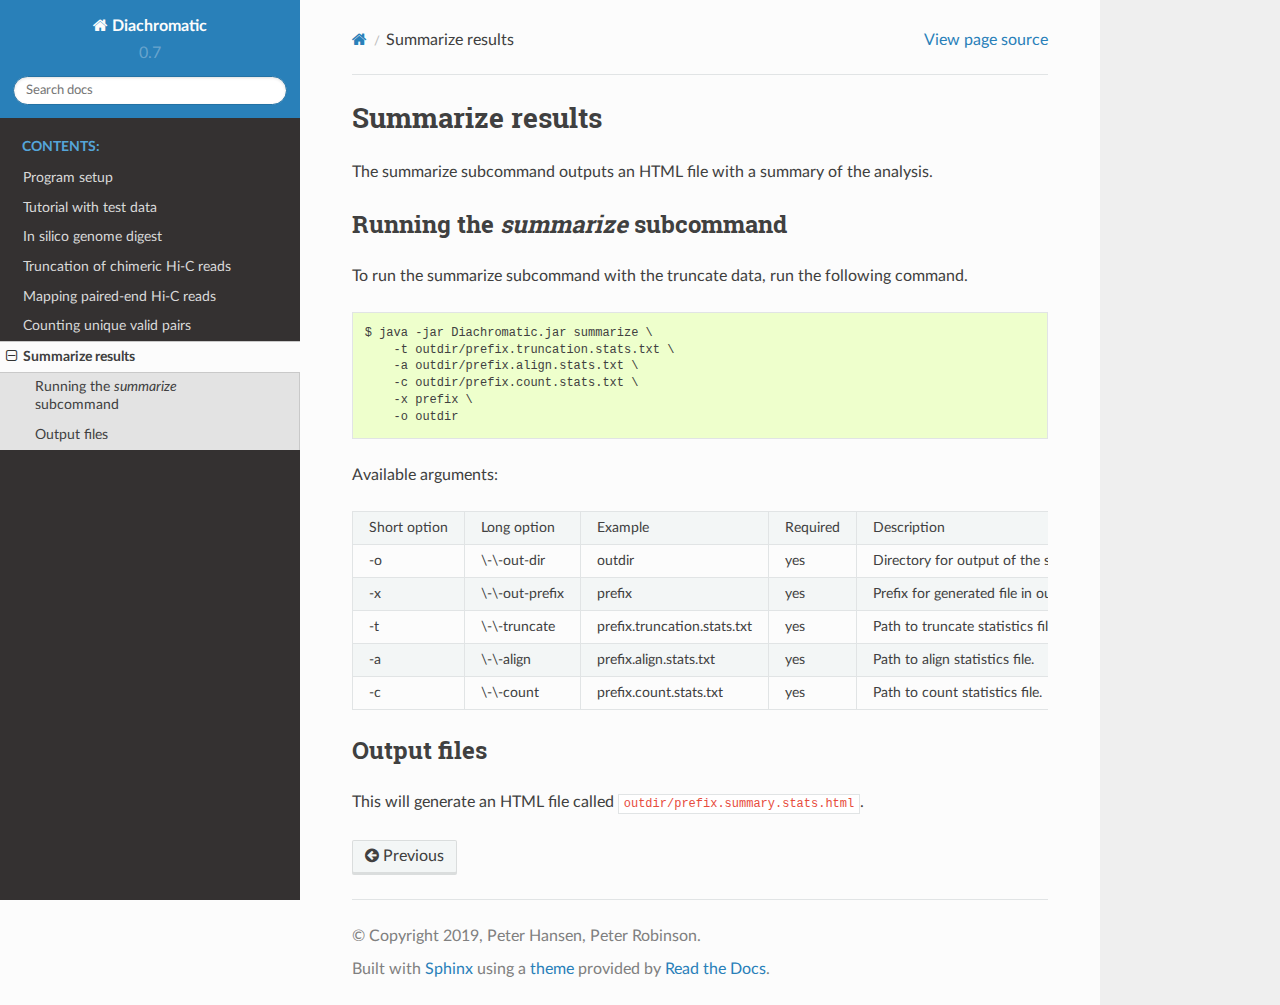
<file: summarize.html>
<!DOCTYPE html>
<html class="writer-html5" lang="en" data-content_root="./">
<head>
  <meta charset="utf-8" /><meta name="viewport" content="width=device-width, initial-scale=1" />

  <meta name="viewport" content="width=device-width, initial-scale=1.0" />
  <title>Summarize results &mdash; Diachromatic 0.7.3 documentation</title>
      <link rel="stylesheet" type="text/css" href="_static/pygments.css?v=fa44fd50" />
      <link rel="stylesheet" type="text/css" href="_static/css/theme.css?v=19f00094" />

  
  <!--[if lt IE 9]>
    <script src="_static/js/html5shiv.min.js"></script>
  <![endif]-->
  
        <script src="_static/jquery.js?v=5d32c60e"></script>
        <script src="_static/_sphinx_javascript_frameworks_compat.js?v=2cd50e6c"></script>
        <script src="_static/documentation_options.js?v=c98573da"></script>
        <script src="_static/doctools.js?v=888ff710"></script>
        <script src="_static/sphinx_highlight.js?v=dc90522c"></script>
    <script src="_static/js/theme.js"></script>
    <link rel="index" title="Index" href="genindex.html" />
    <link rel="search" title="Search" href="search.html" />
    <link rel="prev" title="Counting of valid read pairs between pairs of restriction fragments" href="count.html" /> 
</head>

<body class="wy-body-for-nav"> 
  <div class="wy-grid-for-nav">
    <nav data-toggle="wy-nav-shift" class="wy-nav-side">
      <div class="wy-side-scroll">
        <div class="wy-side-nav-search" >

          
          
          <a href="index.html" class="icon icon-home">
            Diachromatic
          </a>
              <div class="version">
                0.7
              </div>
<div role="search">
  <form id="rtd-search-form" class="wy-form" action="search.html" method="get">
    <input type="text" name="q" placeholder="Search docs" aria-label="Search docs" />
    <input type="hidden" name="check_keywords" value="yes" />
    <input type="hidden" name="area" value="default" />
  </form>
</div>
        </div><div class="wy-menu wy-menu-vertical" data-spy="affix" role="navigation" aria-label="Navigation menu">
              <p class="caption" role="heading"><span class="caption-text">Contents:</span></p>
<ul class="current">
<li class="toctree-l1"><a class="reference internal" href="setup.html">Program setup</a></li>
<li class="toctree-l1"><a class="reference internal" href="tutorial.html">Tutorial with test data</a></li>
<li class="toctree-l1"><a class="reference internal" href="digest.html">In silico genome digest</a></li>
<li class="toctree-l1"><a class="reference internal" href="truncate.html">Truncation of chimeric Hi-C reads</a></li>
<li class="toctree-l1"><a class="reference internal" href="mapping.html">Mapping paired-end Hi-C reads</a></li>
<li class="toctree-l1"><a class="reference internal" href="count.html">Counting unique valid pairs</a></li>
<li class="toctree-l1 current"><a class="current reference internal" href="#">Summarize results</a><ul>
<li class="toctree-l2"><a class="reference internal" href="#running-the-summarize-subcommand">Running the <em>summarize</em> subcommand</a></li>
<li class="toctree-l2"><a class="reference internal" href="#output-files">Output files</a></li>
</ul>
</li>
</ul>

        </div>
      </div>
    </nav>

    <section data-toggle="wy-nav-shift" class="wy-nav-content-wrap"><nav class="wy-nav-top" aria-label="Mobile navigation menu" >
          <i data-toggle="wy-nav-top" class="fa fa-bars"></i>
          <a href="index.html">Diachromatic</a>
      </nav>

      <div class="wy-nav-content">
        <div class="rst-content">
          <div role="navigation" aria-label="Page navigation">
  <ul class="wy-breadcrumbs">
      <li><a href="index.html" class="icon icon-home" aria-label="Home"></a></li>
      <li class="breadcrumb-item active">Summarize results</li>
      <li class="wy-breadcrumbs-aside">
            <a href="_sources/summarize.rst.txt" rel="nofollow"> View page source</a>
      </li>
  </ul>
  <hr/>
</div>
          <div role="main" class="document" itemscope="itemscope" itemtype="http://schema.org/Article">
           <div itemprop="articleBody">
             
  <section id="summarize-results">
<span id="rstsummarize"></span><h1>Summarize results<a class="headerlink" href="#summarize-results" title="Link to this heading"></a></h1>
<p>The summarize subcommand outputs an HTML file with a summary of the analysis.</p>
<section id="running-the-summarize-subcommand">
<h2>Running the <em>summarize</em> subcommand<a class="headerlink" href="#running-the-summarize-subcommand" title="Link to this heading"></a></h2>
<p>To run the summarize subcommand with the truncate data, run the following command.</p>
<div class="highlight-default notranslate"><div class="highlight"><pre><span></span>$ java -jar Diachromatic.jar summarize \
    -t outdir/prefix.truncation.stats.txt \
    -a outdir/prefix.align.stats.txt \
    -c outdir/prefix.count.stats.txt \
    -x prefix \
    -o outdir
</pre></div>
</div>
<p>Available arguments:</p>
<table class="docutils align-default">
<tbody>
<tr class="row-odd"><td><p>Short option</p></td>
<td><p>Long option</p></td>
<td><p>Example</p></td>
<td><p>Required</p></td>
<td><p>Description</p></td>
<td><p>Default</p></td>
</tr>
<tr class="row-even"><td><p>-o</p></td>
<td><p>\-\-out-dir</p></td>
<td><p>outdir</p></td>
<td><p>yes</p></td>
<td><p>Directory for output of the summarize subcommand.</p></td>
<td><p>results</p></td>
</tr>
<tr class="row-odd"><td><p>-x</p></td>
<td><p>\-\-out-prefix</p></td>
<td><p>prefix</p></td>
<td><p>yes</p></td>
<td><p>Prefix for generated file in output directory.</p></td>
<td><p>prefix</p></td>
</tr>
<tr class="row-even"><td><p>-t</p></td>
<td><p>\-\-truncate</p></td>
<td><p>prefix.truncation.stats.txt</p></td>
<td><p>yes</p></td>
<td><p>Path to truncate statistics file.</p></td>
<td><p>null</p></td>
</tr>
<tr class="row-odd"><td><p>-a</p></td>
<td><p>\-\-align</p></td>
<td><p>prefix.align.stats.txt</p></td>
<td><p>yes</p></td>
<td><p>Path to align statistics file.</p></td>
<td><p>null</p></td>
</tr>
<tr class="row-even"><td><p>-c</p></td>
<td><p>\-\-count</p></td>
<td><p>prefix.count.stats.txt</p></td>
<td><p>yes</p></td>
<td><p>Path to count statistics file.</p></td>
<td><p>null</p></td>
</tr>
</tbody>
</table>
</section>
<section id="output-files">
<h2>Output files<a class="headerlink" href="#output-files" title="Link to this heading"></a></h2>
<p>This will generate an HTML file called <code class="docutils literal notranslate"><span class="pre">outdir/prefix.summary.stats.html</span></code>.</p>
</section>
</section>


           </div>
          </div>
          <footer><div class="rst-footer-buttons" role="navigation" aria-label="Footer">
        <a href="count.html" class="btn btn-neutral float-left" title="Counting of valid read pairs between pairs of restriction fragments" accesskey="p" rel="prev"><span class="fa fa-arrow-circle-left" aria-hidden="true"></span> Previous</a>
    </div>

  <hr/>

  <div role="contentinfo">
    <p>&#169; Copyright 2019, Peter Hansen, Peter Robinson.</p>
  </div>

  Built with <a href="https://www.sphinx-doc.org/">Sphinx</a> using a
    <a href="https://github.com/readthedocs/sphinx_rtd_theme">theme</a>
    provided by <a href="https://readthedocs.org">Read the Docs</a>.
   

</footer>
        </div>
      </div>
    </section>
  </div>
  <script>
      jQuery(function () {
          SphinxRtdTheme.Navigation.enable(true);
      });
  </script> 

</body>
</html>
</file>
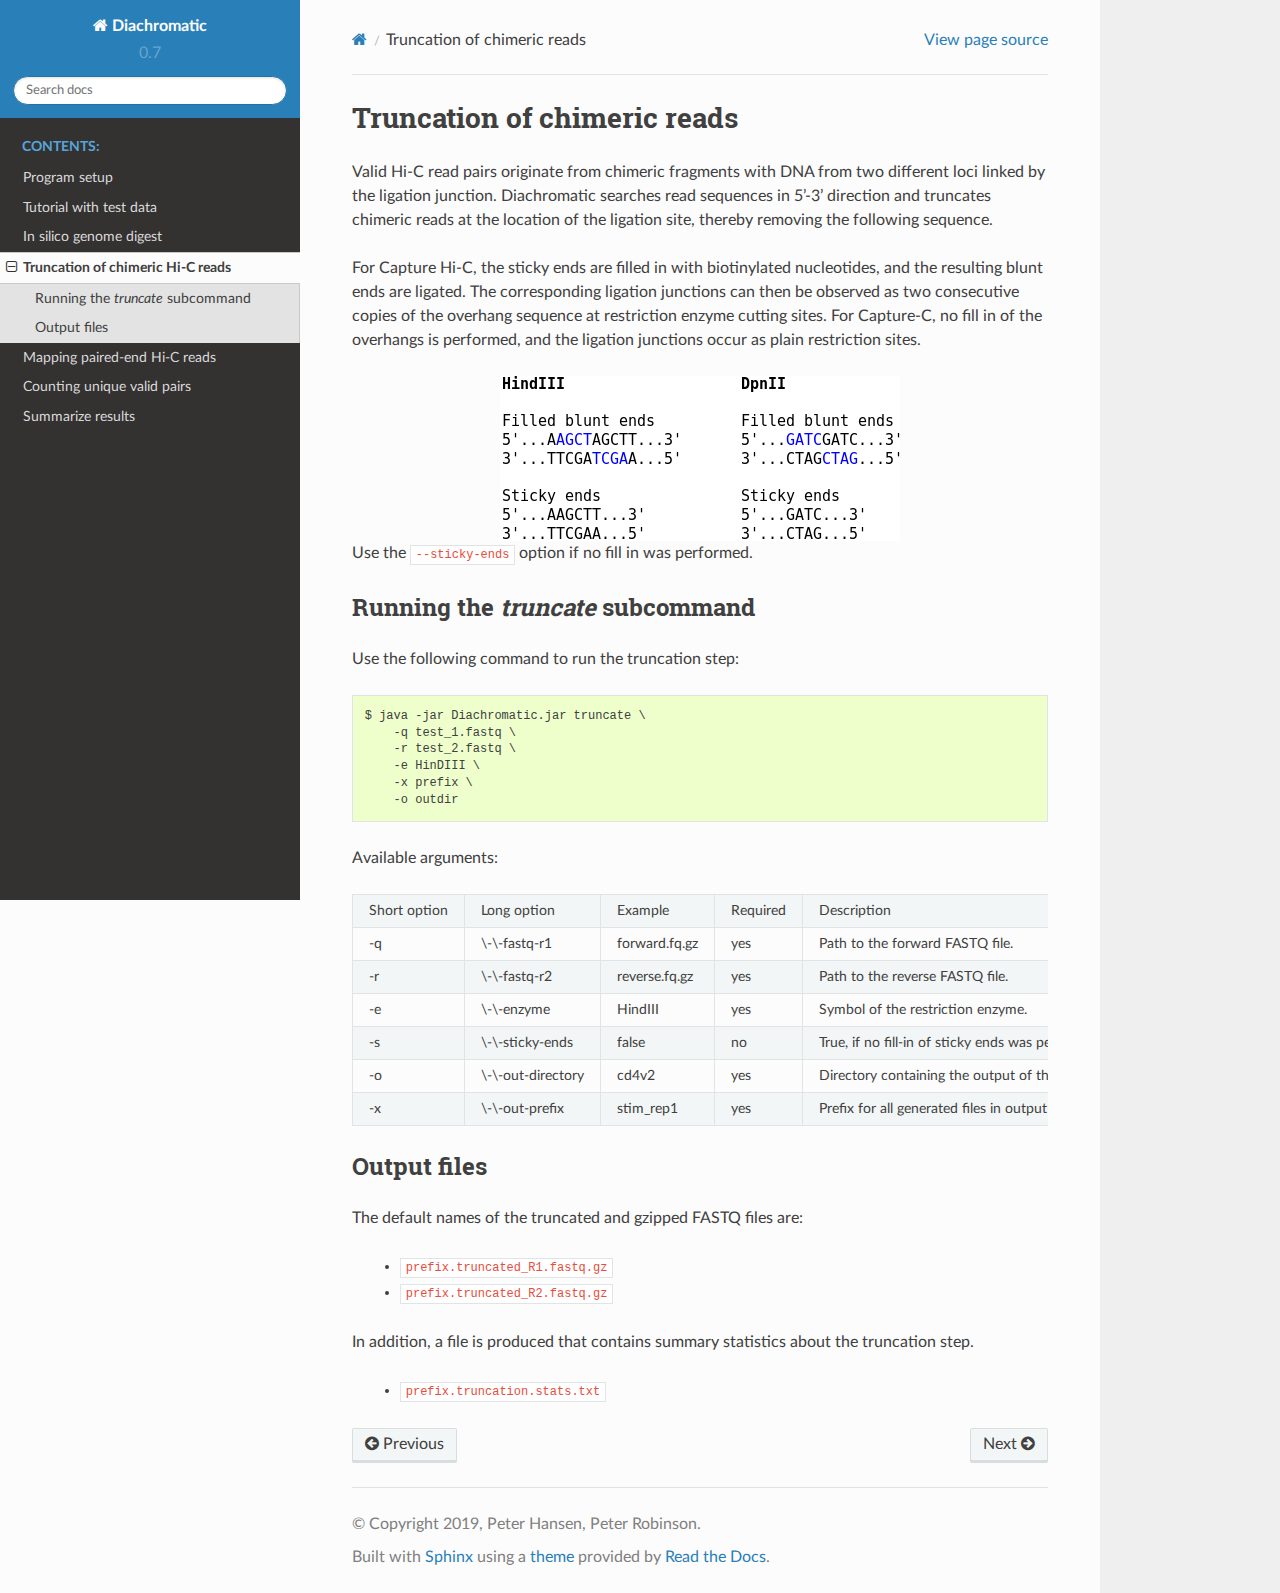
<file: truncate.html>
<!DOCTYPE html>
<html class="writer-html5" lang="en" data-content_root="./">
<head>
  <meta charset="utf-8" /><meta name="viewport" content="width=device-width, initial-scale=1" />

  <meta name="viewport" content="width=device-width, initial-scale=1.0" />
  <title>Truncation of chimeric reads &mdash; Diachromatic 0.7.3 documentation</title>
      <link rel="stylesheet" type="text/css" href="_static/pygments.css?v=fa44fd50" />
      <link rel="stylesheet" type="text/css" href="_static/css/theme.css?v=19f00094" />

  
  <!--[if lt IE 9]>
    <script src="_static/js/html5shiv.min.js"></script>
  <![endif]-->
  
        <script src="_static/jquery.js?v=5d32c60e"></script>
        <script src="_static/_sphinx_javascript_frameworks_compat.js?v=2cd50e6c"></script>
        <script src="_static/documentation_options.js?v=c98573da"></script>
        <script src="_static/doctools.js?v=888ff710"></script>
        <script src="_static/sphinx_highlight.js?v=dc90522c"></script>
    <script src="_static/js/theme.js"></script>
    <link rel="index" title="Index" href="genindex.html" />
    <link rel="search" title="Search" href="search.html" />
    <link rel="next" title="Mapping and categorization of Hi-C reads" href="mapping.html" />
    <link rel="prev" title="Creating an in silico restriction digest map for Diachromatic using GOPHER" href="digest.html" /> 
</head>

<body class="wy-body-for-nav"> 
  <div class="wy-grid-for-nav">
    <nav data-toggle="wy-nav-shift" class="wy-nav-side">
      <div class="wy-side-scroll">
        <div class="wy-side-nav-search" >

          
          
          <a href="index.html" class="icon icon-home">
            Diachromatic
          </a>
              <div class="version">
                0.7
              </div>
<div role="search">
  <form id="rtd-search-form" class="wy-form" action="search.html" method="get">
    <input type="text" name="q" placeholder="Search docs" aria-label="Search docs" />
    <input type="hidden" name="check_keywords" value="yes" />
    <input type="hidden" name="area" value="default" />
  </form>
</div>
        </div><div class="wy-menu wy-menu-vertical" data-spy="affix" role="navigation" aria-label="Navigation menu">
              <p class="caption" role="heading"><span class="caption-text">Contents:</span></p>
<ul class="current">
<li class="toctree-l1"><a class="reference internal" href="setup.html">Program setup</a></li>
<li class="toctree-l1"><a class="reference internal" href="tutorial.html">Tutorial with test data</a></li>
<li class="toctree-l1"><a class="reference internal" href="digest.html">In silico genome digest</a></li>
<li class="toctree-l1 current"><a class="current reference internal" href="#">Truncation of chimeric Hi-C reads</a><ul>
<li class="toctree-l2"><a class="reference internal" href="#running-the-truncate-subcommand">Running the <em>truncate</em> subcommand</a></li>
<li class="toctree-l2"><a class="reference internal" href="#output-files">Output files</a></li>
</ul>
</li>
<li class="toctree-l1"><a class="reference internal" href="mapping.html">Mapping paired-end Hi-C reads</a></li>
<li class="toctree-l1"><a class="reference internal" href="count.html">Counting unique valid pairs</a></li>
<li class="toctree-l1"><a class="reference internal" href="summarize.html">Summarize results</a></li>
</ul>

        </div>
      </div>
    </nav>

    <section data-toggle="wy-nav-shift" class="wy-nav-content-wrap"><nav class="wy-nav-top" aria-label="Mobile navigation menu" >
          <i data-toggle="wy-nav-top" class="fa fa-bars"></i>
          <a href="index.html">Diachromatic</a>
      </nav>

      <div class="wy-nav-content">
        <div class="rst-content">
          <div role="navigation" aria-label="Page navigation">
  <ul class="wy-breadcrumbs">
      <li><a href="index.html" class="icon icon-home" aria-label="Home"></a></li>
      <li class="breadcrumb-item active">Truncation of chimeric reads</li>
      <li class="wy-breadcrumbs-aside">
            <a href="_sources/truncate.rst.txt" rel="nofollow"> View page source</a>
      </li>
  </ul>
  <hr/>
</div>
          <div role="main" class="document" itemscope="itemscope" itemtype="http://schema.org/Article">
           <div itemprop="articleBody">
             
  <section id="truncation-of-chimeric-reads">
<span id="rsttruncate"></span><h1>Truncation of chimeric reads<a class="headerlink" href="#truncation-of-chimeric-reads" title="Link to this heading"></a></h1>
<p>Valid Hi-C read pairs originate from chimeric fragments with DNA from two different loci linked by the ligation junction. Diachromatic searches read sequences in 5’-3’ direction and truncates chimeric reads at the location of the ligation site, thereby removing the following sequence.</p>
<p>For Capture Hi-C, the sticky ends are filled in with biotinylated nucleotides, and the resulting blunt ends are ligated. The corresponding ligation junctions can then be observed as two consecutive copies of the overhang sequence at restriction enzyme cutting sites. For Capture-C, no fill in of the overhangs is performed, and the ligation junctions occur as plain restriction sites.</p>
<figure class="align-center">
<img alt="_images/sticky_and_blunt_ends.png" src="_images/sticky_and_blunt_ends.png" />
</figure>
<p>Use the <code class="docutils literal notranslate"><span class="pre">--sticky-ends</span></code> option if no fill in was performed.</p>
<section id="running-the-truncate-subcommand">
<h2>Running the <em>truncate</em> subcommand<a class="headerlink" href="#running-the-truncate-subcommand" title="Link to this heading"></a></h2>
<p>Use the following command to run the truncation step:</p>
<div class="highlight-default notranslate"><div class="highlight"><pre><span></span>$ java -jar Diachromatic.jar truncate \
    -q test_1.fastq \
    -r test_2.fastq \
    -e HinDIII \
    -x prefix \
    -o outdir
</pre></div>
</div>
<p>Available arguments:</p>
<table class="docutils align-default">
<tbody>
<tr class="row-odd"><td><p>Short option</p></td>
<td><p>Long option</p></td>
<td><p>Example</p></td>
<td><p>Required</p></td>
<td><p>Description</p></td>
<td><p>Default</p></td>
</tr>
<tr class="row-even"><td><p>-q</p></td>
<td><p>\-\-fastq-r1</p></td>
<td><p>forward.fq.gz</p></td>
<td><p>yes</p></td>
<td><p>Path to the forward FASTQ file.</p></td>
<td><p>–</p></td>
</tr>
<tr class="row-odd"><td><p>-r</p></td>
<td><p>\-\-fastq-r2</p></td>
<td><p>reverse.fq.gz</p></td>
<td><p>yes</p></td>
<td><p>Path to the reverse FASTQ file.</p></td>
<td><p>–</p></td>
</tr>
<tr class="row-even"><td><p>-e</p></td>
<td><p>\-\-enzyme</p></td>
<td><p>HindIII</p></td>
<td><p>yes</p></td>
<td><p>Symbol of the restriction enzyme.</p></td>
<td><p>null</p></td>
</tr>
<tr class="row-odd"><td><p>-s</p></td>
<td><p>\-\-sticky-ends</p></td>
<td><p>false</p></td>
<td><p>no</p></td>
<td><p>True, if no fill-in of sticky ends was performed.</p></td>
<td><p>false</p></td>
</tr>
<tr class="row-even"><td><p>-o</p></td>
<td><p>\-\-out-directory</p></td>
<td><p>cd4v2</p></td>
<td><p>yes</p></td>
<td><p>Directory containing the output of the truncate command.</p></td>
<td><p>results</p></td>
</tr>
<tr class="row-odd"><td><p>-x</p></td>
<td><p>\-\-out-prefix</p></td>
<td><p>stim_rep1</p></td>
<td><p>yes</p></td>
<td><p>Prefix for all generated files in output directory.</p></td>
<td><p>prefix</p></td>
</tr>
</tbody>
</table>
</section>
<section id="output-files">
<h2>Output files<a class="headerlink" href="#output-files" title="Link to this heading"></a></h2>
<p>The default names of the truncated and gzipped FASTQ files are:</p>
<blockquote>
<div><ul class="simple">
<li><p><code class="docutils literal notranslate"><span class="pre">prefix.truncated_R1.fastq.gz</span></code></p></li>
<li><p><code class="docutils literal notranslate"><span class="pre">prefix.truncated_R2.fastq.gz</span></code></p></li>
</ul>
</div></blockquote>
<p>In addition, a file is produced that contains summary statistics about the truncation step.</p>
<blockquote>
<div><ul class="simple">
<li><p><code class="docutils literal notranslate"><span class="pre">prefix.truncation.stats.txt</span></code></p></li>
</ul>
</div></blockquote>
</section>
</section>


           </div>
          </div>
          <footer><div class="rst-footer-buttons" role="navigation" aria-label="Footer">
        <a href="digest.html" class="btn btn-neutral float-left" title="Creating an in silico restriction digest map for Diachromatic using GOPHER" accesskey="p" rel="prev"><span class="fa fa-arrow-circle-left" aria-hidden="true"></span> Previous</a>
        <a href="mapping.html" class="btn btn-neutral float-right" title="Mapping and categorization of Hi-C reads" accesskey="n" rel="next">Next <span class="fa fa-arrow-circle-right" aria-hidden="true"></span></a>
    </div>

  <hr/>

  <div role="contentinfo">
    <p>&#169; Copyright 2019, Peter Hansen, Peter Robinson.</p>
  </div>

  Built with <a href="https://www.sphinx-doc.org/">Sphinx</a> using a
    <a href="https://github.com/readthedocs/sphinx_rtd_theme">theme</a>
    provided by <a href="https://readthedocs.org">Read the Docs</a>.
   

</footer>
        </div>
      </div>
    </section>
  </div>
  <script>
      jQuery(function () {
          SphinxRtdTheme.Navigation.enable(true);
      });
  </script> 

</body>
</html>
</file>
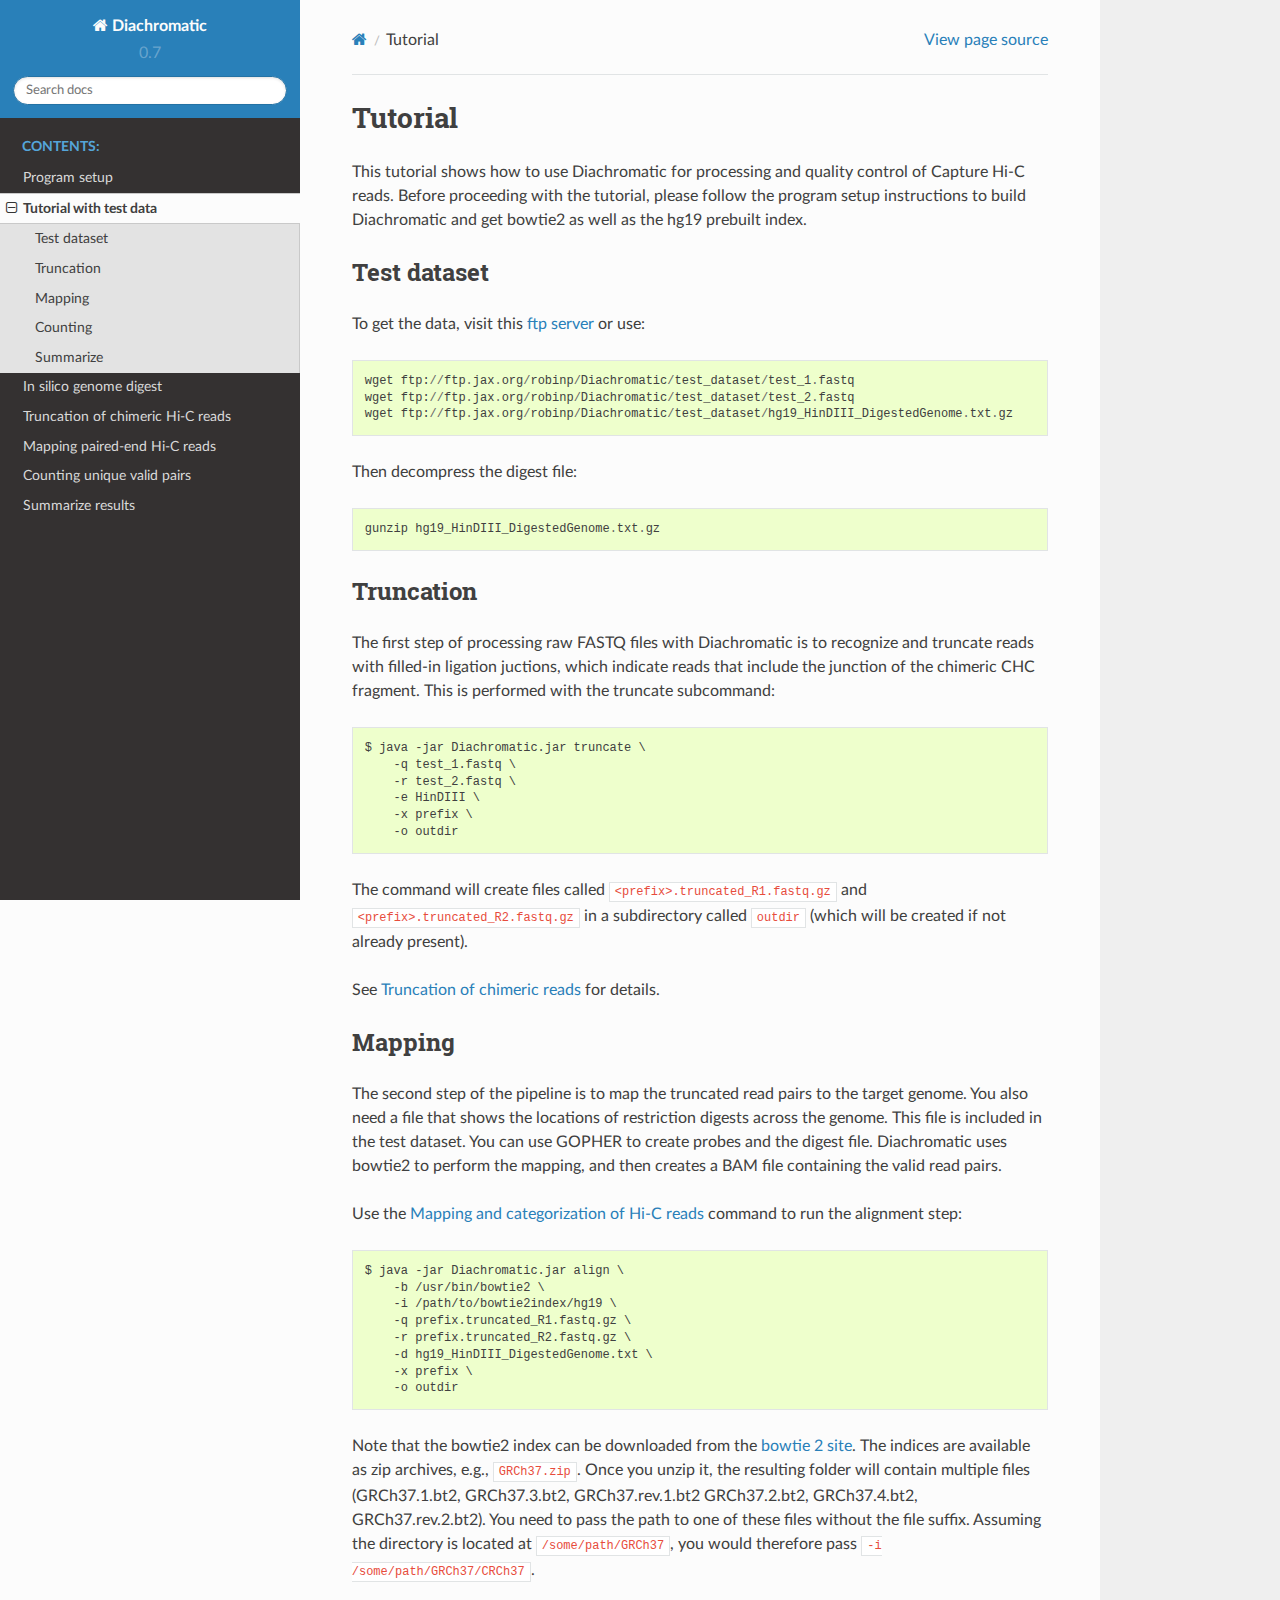
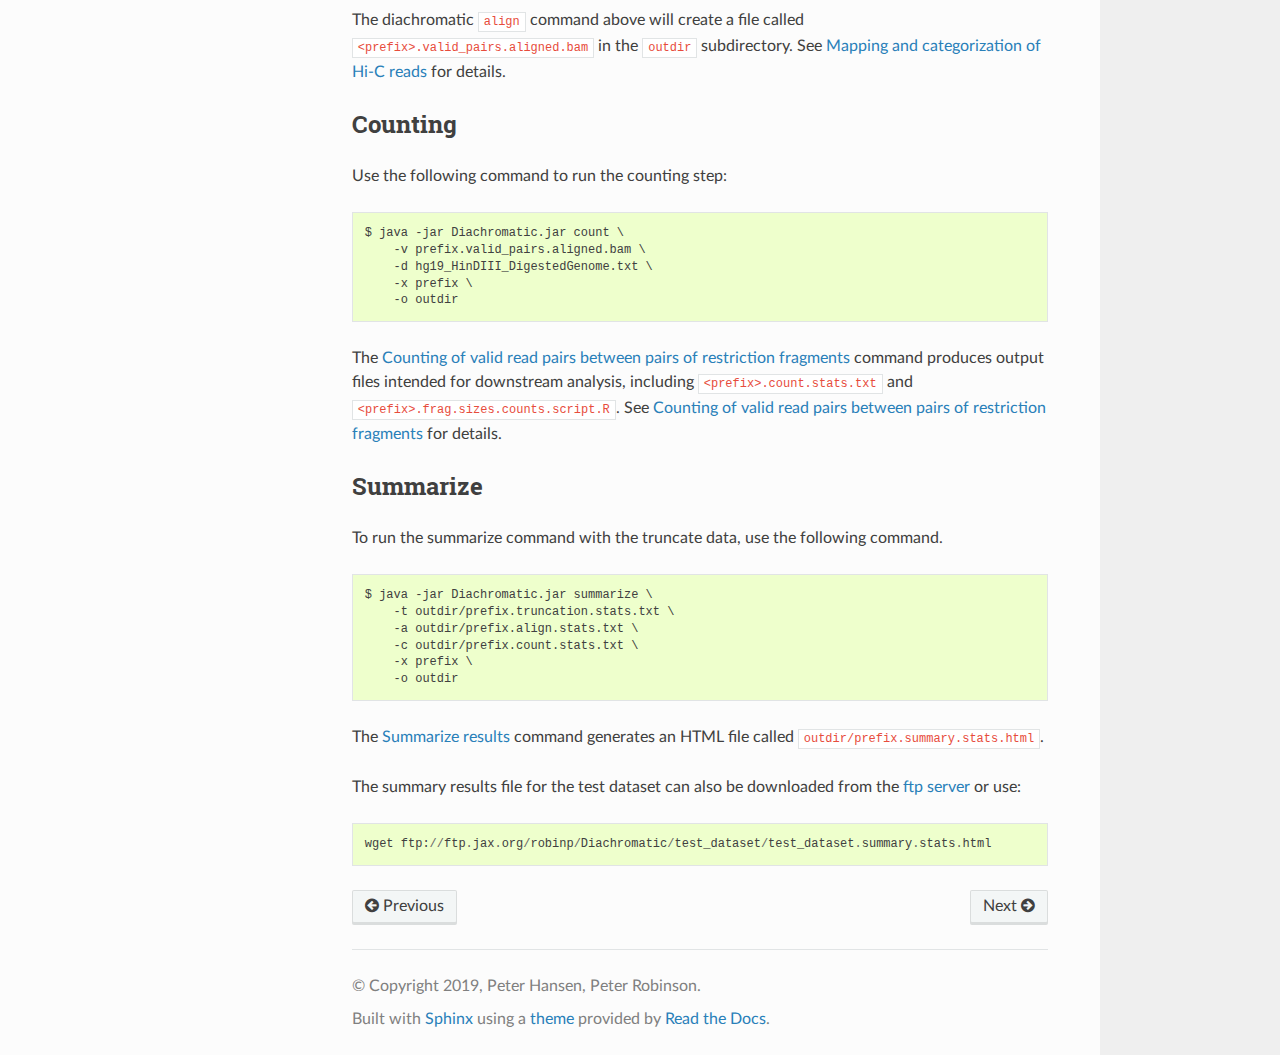
<file: tutorial.html>
<!DOCTYPE html>
<html class="writer-html5" lang="en" data-content_root="./">
<head>
  <meta charset="utf-8" /><meta name="viewport" content="width=device-width, initial-scale=1" />

  <meta name="viewport" content="width=device-width, initial-scale=1.0" />
  <title>Tutorial &mdash; Diachromatic 0.7.3 documentation</title>
      <link rel="stylesheet" type="text/css" href="_static/pygments.css?v=fa44fd50" />
      <link rel="stylesheet" type="text/css" href="_static/css/theme.css?v=19f00094" />

  
  <!--[if lt IE 9]>
    <script src="_static/js/html5shiv.min.js"></script>
  <![endif]-->
  
        <script src="_static/jquery.js?v=5d32c60e"></script>
        <script src="_static/_sphinx_javascript_frameworks_compat.js?v=2cd50e6c"></script>
        <script src="_static/documentation_options.js?v=c98573da"></script>
        <script src="_static/doctools.js?v=888ff710"></script>
        <script src="_static/sphinx_highlight.js?v=dc90522c"></script>
    <script src="_static/js/theme.js"></script>
    <link rel="index" title="Index" href="genindex.html" />
    <link rel="search" title="Search" href="search.html" />
    <link rel="next" title="Creating an in silico restriction digest map for Diachromatic using GOPHER" href="digest.html" />
    <link rel="prev" title="Program setup" href="setup.html" /> 
</head>

<body class="wy-body-for-nav"> 
  <div class="wy-grid-for-nav">
    <nav data-toggle="wy-nav-shift" class="wy-nav-side">
      <div class="wy-side-scroll">
        <div class="wy-side-nav-search" >

          
          
          <a href="index.html" class="icon icon-home">
            Diachromatic
          </a>
              <div class="version">
                0.7
              </div>
<div role="search">
  <form id="rtd-search-form" class="wy-form" action="search.html" method="get">
    <input type="text" name="q" placeholder="Search docs" aria-label="Search docs" />
    <input type="hidden" name="check_keywords" value="yes" />
    <input type="hidden" name="area" value="default" />
  </form>
</div>
        </div><div class="wy-menu wy-menu-vertical" data-spy="affix" role="navigation" aria-label="Navigation menu">
              <p class="caption" role="heading"><span class="caption-text">Contents:</span></p>
<ul class="current">
<li class="toctree-l1"><a class="reference internal" href="setup.html">Program setup</a></li>
<li class="toctree-l1 current"><a class="current reference internal" href="#">Tutorial with test data</a><ul>
<li class="toctree-l2"><a class="reference internal" href="#test-dataset">Test dataset</a></li>
<li class="toctree-l2"><a class="reference internal" href="#truncation">Truncation</a></li>
<li class="toctree-l2"><a class="reference internal" href="#mapping">Mapping</a></li>
<li class="toctree-l2"><a class="reference internal" href="#counting">Counting</a></li>
<li class="toctree-l2"><a class="reference internal" href="#summarize">Summarize</a></li>
</ul>
</li>
<li class="toctree-l1"><a class="reference internal" href="digest.html">In silico genome digest</a></li>
<li class="toctree-l1"><a class="reference internal" href="truncate.html">Truncation of chimeric Hi-C reads</a></li>
<li class="toctree-l1"><a class="reference internal" href="mapping.html">Mapping paired-end Hi-C reads</a></li>
<li class="toctree-l1"><a class="reference internal" href="count.html">Counting unique valid pairs</a></li>
<li class="toctree-l1"><a class="reference internal" href="summarize.html">Summarize results</a></li>
</ul>

        </div>
      </div>
    </nav>

    <section data-toggle="wy-nav-shift" class="wy-nav-content-wrap"><nav class="wy-nav-top" aria-label="Mobile navigation menu" >
          <i data-toggle="wy-nav-top" class="fa fa-bars"></i>
          <a href="index.html">Diachromatic</a>
      </nav>

      <div class="wy-nav-content">
        <div class="rst-content">
          <div role="navigation" aria-label="Page navigation">
  <ul class="wy-breadcrumbs">
      <li><a href="index.html" class="icon icon-home" aria-label="Home"></a></li>
      <li class="breadcrumb-item active">Tutorial</li>
      <li class="wy-breadcrumbs-aside">
            <a href="_sources/tutorial.rst.txt" rel="nofollow"> View page source</a>
      </li>
  </ul>
  <hr/>
</div>
          <div role="main" class="document" itemscope="itemscope" itemtype="http://schema.org/Article">
           <div itemprop="articleBody">
             
  <section id="tutorial">
<h1>Tutorial<a class="headerlink" href="#tutorial" title="Link to this heading"></a></h1>
<p>This tutorial shows how to use Diachromatic for processing and quality control of Capture Hi-C reads. Before proceeding with the tutorial, please follow the program setup instructions to build Diachromatic and get bowtie2 as well as the hg19 prebuilt index.</p>
<section id="test-dataset">
<h2>Test dataset<a class="headerlink" href="#test-dataset" title="Link to this heading"></a></h2>
<p>To get the data, visit this <a class="reference external" href="ftp://ftp.jax.org/robinp/Diachromatic/test_dataset/">ftp server</a> or use:</p>
<div class="highlight-default notranslate"><div class="highlight"><pre><span></span><span class="n">wget</span> <span class="n">ftp</span><span class="p">:</span><span class="o">//</span><span class="n">ftp</span><span class="o">.</span><span class="n">jax</span><span class="o">.</span><span class="n">org</span><span class="o">/</span><span class="n">robinp</span><span class="o">/</span><span class="n">Diachromatic</span><span class="o">/</span><span class="n">test_dataset</span><span class="o">/</span><span class="n">test_1</span><span class="o">.</span><span class="n">fastq</span>
<span class="n">wget</span> <span class="n">ftp</span><span class="p">:</span><span class="o">//</span><span class="n">ftp</span><span class="o">.</span><span class="n">jax</span><span class="o">.</span><span class="n">org</span><span class="o">/</span><span class="n">robinp</span><span class="o">/</span><span class="n">Diachromatic</span><span class="o">/</span><span class="n">test_dataset</span><span class="o">/</span><span class="n">test_2</span><span class="o">.</span><span class="n">fastq</span>
<span class="n">wget</span> <span class="n">ftp</span><span class="p">:</span><span class="o">//</span><span class="n">ftp</span><span class="o">.</span><span class="n">jax</span><span class="o">.</span><span class="n">org</span><span class="o">/</span><span class="n">robinp</span><span class="o">/</span><span class="n">Diachromatic</span><span class="o">/</span><span class="n">test_dataset</span><span class="o">/</span><span class="n">hg19_HinDIII_DigestedGenome</span><span class="o">.</span><span class="n">txt</span><span class="o">.</span><span class="n">gz</span>
</pre></div>
</div>
<p>Then decompress the digest file:</p>
<div class="highlight-default notranslate"><div class="highlight"><pre><span></span><span class="n">gunzip</span> <span class="n">hg19_HinDIII_DigestedGenome</span><span class="o">.</span><span class="n">txt</span><span class="o">.</span><span class="n">gz</span>
</pre></div>
</div>
</section>
<section id="truncation">
<h2>Truncation<a class="headerlink" href="#truncation" title="Link to this heading"></a></h2>
<p>The first step of processing raw FASTQ files with Diachromatic is to recognize and truncate reads with filled-in ligation juctions, which indicate reads that include the junction of the chimeric CHC fragment. This is performed with the truncate subcommand:</p>
<div class="highlight-default notranslate"><div class="highlight"><pre><span></span>$ java -jar Diachromatic.jar truncate \
    -q test_1.fastq \
    -r test_2.fastq \
    -e HinDIII \
    -x prefix \
    -o outdir
</pre></div>
</div>
<p>The command will create files called <code class="docutils literal notranslate"><span class="pre">&lt;prefix&gt;.truncated_R1.fastq.gz</span></code> and <code class="docutils literal notranslate"><span class="pre">&lt;prefix&gt;.truncated_R2.fastq.gz</span></code> in a subdirectory called <code class="docutils literal notranslate"><span class="pre">outdir</span></code> (which will be created if not already present).</p>
<p>See <a class="reference internal" href="truncate.html#rsttruncate"><span class="std std-ref">Truncation of chimeric reads</span></a> for details.</p>
</section>
<section id="mapping">
<h2>Mapping<a class="headerlink" href="#mapping" title="Link to this heading"></a></h2>
<p>The second step of the pipeline is to map the truncated read pairs to the target genome. You also need a file that shows the locations of restriction digests across the genome. This file is included in the test dataset. You can use GOPHER to create probes and the digest file. Diachromatic uses bowtie2 to perform the mapping, and then creates a BAM file containing the valid read pairs.</p>
<p>Use the <a class="reference internal" href="mapping.html#rstmapping"><span class="std std-ref">Mapping and categorization of Hi-C reads</span></a> command to run the alignment step:</p>
<div class="highlight-default notranslate"><div class="highlight"><pre><span></span>$ java -jar Diachromatic.jar align \
    -b /usr/bin/bowtie2 \
    -i /path/to/bowtie2index/hg19 \
    -q prefix.truncated_R1.fastq.gz \
    -r prefix.truncated_R2.fastq.gz \
    -d hg19_HinDIII_DigestedGenome.txt \
    -x prefix \
    -o outdir
</pre></div>
</div>
<p>Note that the bowtie2 index can be downloaded from the
<a class="reference external" href="http://bowtie-bio.sourceforge.net/bowtie2/manual.shtml">bowtie 2 site</a>.  The indices are available as zip archives,
e.g., <code class="docutils literal notranslate"><span class="pre">GRCh37.zip</span></code>. Once you unzip it, the resulting folder will contain multiple files (GRCh37.1.bt2, GRCh37.3.bt2, GRCh37.rev.1.bt2
GRCh37.2.bt2, GRCh37.4.bt2, GRCh37.rev.2.bt2). You need to pass the path to one of these files without the file suffix.
Assuming the directory is located at <code class="docutils literal notranslate"><span class="pre">/some/path/GRCh37</span></code>, you would therefore pass <code class="docutils literal notranslate"><span class="pre">-i</span> <span class="pre">/some/path/GRCh37/CRCh37</span></code>.</p>
<p>The diachromatic <code class="docutils literal notranslate"><span class="pre">align</span></code> command above will create a file called <code class="docutils literal notranslate"><span class="pre">&lt;prefix&gt;.valid_pairs.aligned.bam</span></code> in the <code class="docutils literal notranslate"><span class="pre">outdir</span></code> subdirectory.
See <a class="reference internal" href="mapping.html#rstmapping"><span class="std std-ref">Mapping and categorization of Hi-C reads</span></a> for details.</p>
</section>
<section id="counting">
<h2>Counting<a class="headerlink" href="#counting" title="Link to this heading"></a></h2>
<p>Use the following command to run the counting step:</p>
<div class="highlight-default notranslate"><div class="highlight"><pre><span></span>$ java -jar Diachromatic.jar count \
    -v prefix.valid_pairs.aligned.bam \
    -d hg19_HinDIII_DigestedGenome.txt \
    -x prefix \
    -o outdir
</pre></div>
</div>
<p>The <a class="reference internal" href="count.html#rstcount"><span class="std std-ref">Counting of valid read pairs between pairs of restriction fragments</span></a>  command produces output files intended for downstream analysis, including <code class="docutils literal notranslate"><span class="pre">&lt;prefix&gt;.count.stats.txt</span></code>
and <code class="docutils literal notranslate"><span class="pre">&lt;prefix&gt;.frag.sizes.counts.script.R</span></code>. See <a class="reference internal" href="count.html#rstcount"><span class="std std-ref">Counting of valid read pairs between pairs of restriction fragments</span></a> for details.</p>
</section>
<section id="summarize">
<h2>Summarize<a class="headerlink" href="#summarize" title="Link to this heading"></a></h2>
<p>To run the summarize command with the truncate data, use the following command.</p>
<div class="highlight-default notranslate"><div class="highlight"><pre><span></span>$ java -jar Diachromatic.jar summarize \
    -t outdir/prefix.truncation.stats.txt \
    -a outdir/prefix.align.stats.txt \
    -c outdir/prefix.count.stats.txt \
    -x prefix \
    -o outdir
</pre></div>
</div>
<p>The <a class="reference internal" href="summarize.html#rstsummarize"><span class="std std-ref">Summarize results</span></a> command generates an HTML file called <code class="docutils literal notranslate"><span class="pre">outdir/prefix.summary.stats.html</span></code>.</p>
<p>The summary results file for the test dataset can also be downloaded from the <a class="reference external" href="ftp://ftp.jax.org/robinp/Diachromatic/test_dataset/">ftp server</a> or use:</p>
<div class="highlight-default notranslate"><div class="highlight"><pre><span></span><span class="n">wget</span> <span class="n">ftp</span><span class="p">:</span><span class="o">//</span><span class="n">ftp</span><span class="o">.</span><span class="n">jax</span><span class="o">.</span><span class="n">org</span><span class="o">/</span><span class="n">robinp</span><span class="o">/</span><span class="n">Diachromatic</span><span class="o">/</span><span class="n">test_dataset</span><span class="o">/</span><span class="n">test_dataset</span><span class="o">.</span><span class="n">summary</span><span class="o">.</span><span class="n">stats</span><span class="o">.</span><span class="n">html</span>
</pre></div>
</div>
</section>
</section>


           </div>
          </div>
          <footer><div class="rst-footer-buttons" role="navigation" aria-label="Footer">
        <a href="setup.html" class="btn btn-neutral float-left" title="Program setup" accesskey="p" rel="prev"><span class="fa fa-arrow-circle-left" aria-hidden="true"></span> Previous</a>
        <a href="digest.html" class="btn btn-neutral float-right" title="Creating an in silico restriction digest map for Diachromatic using GOPHER" accesskey="n" rel="next">Next <span class="fa fa-arrow-circle-right" aria-hidden="true"></span></a>
    </div>

  <hr/>

  <div role="contentinfo">
    <p>&#169; Copyright 2019, Peter Hansen, Peter Robinson.</p>
  </div>

  Built with <a href="https://www.sphinx-doc.org/">Sphinx</a> using a
    <a href="https://github.com/readthedocs/sphinx_rtd_theme">theme</a>
    provided by <a href="https://readthedocs.org">Read the Docs</a>.
   

</footer>
        </div>
      </div>
    </section>
  </div>
  <script>
      jQuery(function () {
          SphinxRtdTheme.Navigation.enable(true);
      });
  </script> 

</body>
</html>
</file>
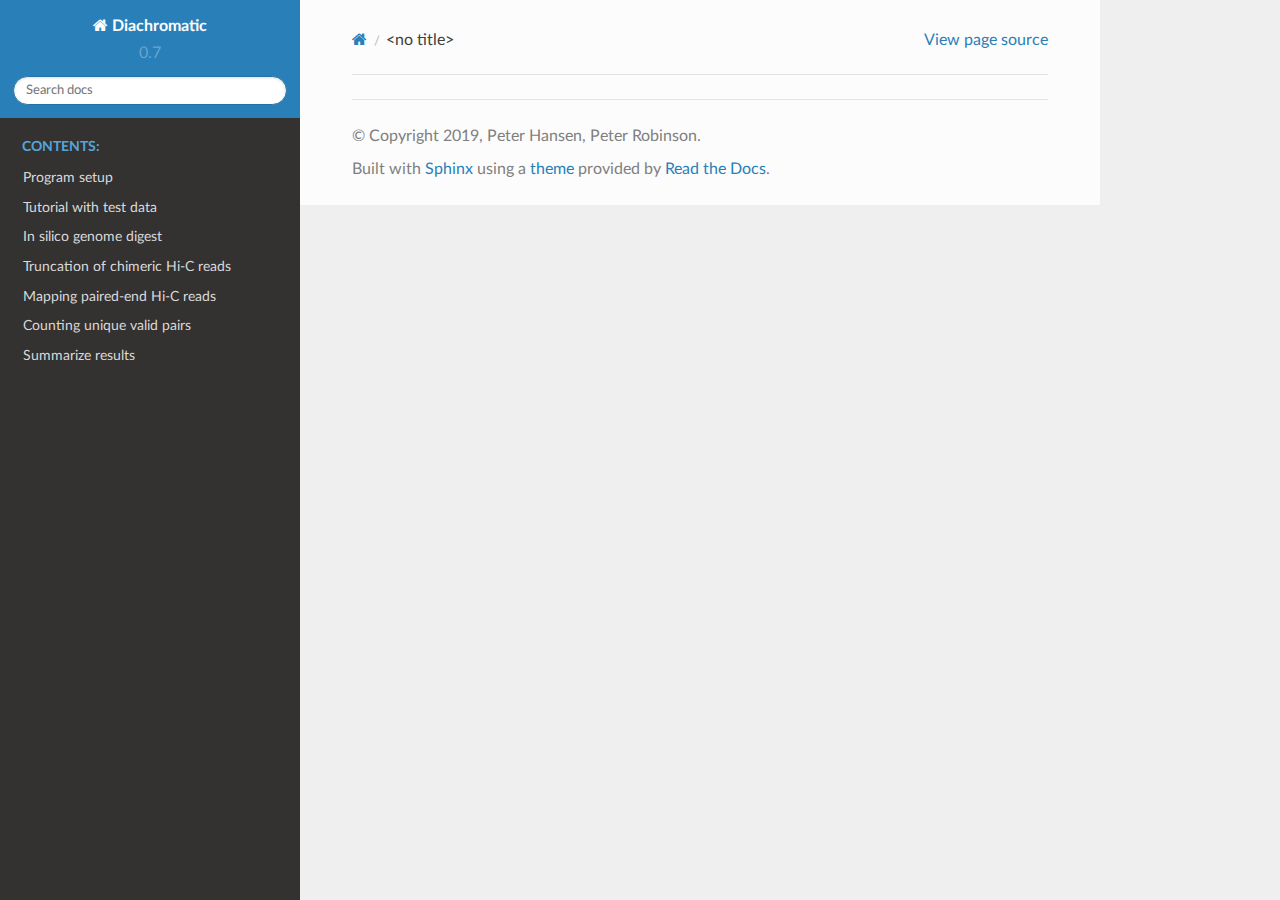
<file: tutorial_old.html>
<!DOCTYPE html>
<html class="writer-html5" lang="en" data-content_root="./">
<head>
  <meta charset="utf-8" /><meta name="viewport" content="width=device-width, initial-scale=1" />

  <meta name="viewport" content="width=device-width, initial-scale=1.0" />
  <title>&lt;no title&gt; &mdash; Diachromatic 0.7.3 documentation</title>
      <link rel="stylesheet" type="text/css" href="_static/pygments.css?v=fa44fd50" />
      <link rel="stylesheet" type="text/css" href="_static/css/theme.css?v=19f00094" />

  
  <!--[if lt IE 9]>
    <script src="_static/js/html5shiv.min.js"></script>
  <![endif]-->
  
        <script src="_static/jquery.js?v=5d32c60e"></script>
        <script src="_static/_sphinx_javascript_frameworks_compat.js?v=2cd50e6c"></script>
        <script src="_static/documentation_options.js?v=c98573da"></script>
        <script src="_static/doctools.js?v=888ff710"></script>
        <script src="_static/sphinx_highlight.js?v=dc90522c"></script>
    <script src="_static/js/theme.js"></script>
    <link rel="index" title="Index" href="genindex.html" />
    <link rel="search" title="Search" href="search.html" /> 
</head>

<body class="wy-body-for-nav"> 
  <div class="wy-grid-for-nav">
    <nav data-toggle="wy-nav-shift" class="wy-nav-side">
      <div class="wy-side-scroll">
        <div class="wy-side-nav-search" >

          
          
          <a href="index.html" class="icon icon-home">
            Diachromatic
          </a>
              <div class="version">
                0.7
              </div>
<div role="search">
  <form id="rtd-search-form" class="wy-form" action="search.html" method="get">
    <input type="text" name="q" placeholder="Search docs" aria-label="Search docs" />
    <input type="hidden" name="check_keywords" value="yes" />
    <input type="hidden" name="area" value="default" />
  </form>
</div>
        </div><div class="wy-menu wy-menu-vertical" data-spy="affix" role="navigation" aria-label="Navigation menu">
              <p class="caption" role="heading"><span class="caption-text">Contents:</span></p>
<ul>
<li class="toctree-l1"><a class="reference internal" href="setup.html">Program setup</a></li>
<li class="toctree-l1"><a class="reference internal" href="tutorial.html">Tutorial with test data</a></li>
<li class="toctree-l1"><a class="reference internal" href="digest.html">In silico genome digest</a></li>
<li class="toctree-l1"><a class="reference internal" href="truncate.html">Truncation of chimeric Hi-C reads</a></li>
<li class="toctree-l1"><a class="reference internal" href="mapping.html">Mapping paired-end Hi-C reads</a></li>
<li class="toctree-l1"><a class="reference internal" href="count.html">Counting unique valid pairs</a></li>
<li class="toctree-l1"><a class="reference internal" href="summarize.html">Summarize results</a></li>
</ul>

        </div>
      </div>
    </nav>

    <section data-toggle="wy-nav-shift" class="wy-nav-content-wrap"><nav class="wy-nav-top" aria-label="Mobile navigation menu" >
          <i data-toggle="wy-nav-top" class="fa fa-bars"></i>
          <a href="index.html">Diachromatic</a>
      </nav>

      <div class="wy-nav-content">
        <div class="rst-content">
          <div role="navigation" aria-label="Page navigation">
  <ul class="wy-breadcrumbs">
      <li><a href="index.html" class="icon icon-home" aria-label="Home"></a></li>
      <li class="breadcrumb-item active">&lt;no title&gt;</li>
      <li class="wy-breadcrumbs-aside">
            <a href="_sources/tutorial_old.rst.txt" rel="nofollow"> View page source</a>
      </li>
  </ul>
  <hr/>
</div>
          <div role="main" class="document" itemscope="itemscope" itemtype="http://schema.org/Article">
           <div itemprop="articleBody">
             
  

           </div>
          </div>
          <footer>

  <hr/>

  <div role="contentinfo">
    <p>&#169; Copyright 2019, Peter Hansen, Peter Robinson.</p>
  </div>

  Built with <a href="https://www.sphinx-doc.org/">Sphinx</a> using a
    <a href="https://github.com/readthedocs/sphinx_rtd_theme">theme</a>
    provided by <a href="https://readthedocs.org">Read the Docs</a>.
   

</footer>
        </div>
      </div>
    </section>
  </div>
  <script>
      jQuery(function () {
          SphinxRtdTheme.Navigation.enable(true);
      });
  </script> 

</body>
</html>
</file>
<file: _static/pygments.css>
pre { line-height: 125%; }
td.linenos .normal { color: inherit; background-color: transparent; padding-left: 5px; padding-right: 5px; }
span.linenos { color: inherit; background-color: transparent; padding-left: 5px; padding-right: 5px; }
td.linenos .special { color: #000000; background-color: #ffffc0; padding-left: 5px; padding-right: 5px; }
span.linenos.special { color: #000000; background-color: #ffffc0; padding-left: 5px; padding-right: 5px; }
.highlight .hll { background-color: #ffffcc }
.highlight { background: #eeffcc; }
.highlight .c { color: #408090; font-style: italic } /* Comment */
.highlight .err { border: 1px solid #FF0000 } /* Error */
.highlight .k { color: #007020; font-weight: bold } /* Keyword */
.highlight .o { color: #666666 } /* Operator */
.highlight .ch { color: #408090; font-style: italic } /* Comment.Hashbang */
.highlight .cm { color: #408090; font-style: italic } /* Comment.Multiline */
.highlight .cp { color: #007020 } /* Comment.Preproc */
.highlight .cpf { color: #408090; font-style: italic } /* Comment.PreprocFile */
.highlight .c1 { color: #408090; font-style: italic } /* Comment.Single */
.highlight .cs { color: #408090; background-color: #fff0f0 } /* Comment.Special */
.highlight .gd { color: #A00000 } /* Generic.Deleted */
.highlight .ge { font-style: italic } /* Generic.Emph */
.highlight .ges { font-weight: bold; font-style: italic } /* Generic.EmphStrong */
.highlight .gr { color: #FF0000 } /* Generic.Error */
.highlight .gh { color: #000080; font-weight: bold } /* Generic.Heading */
.highlight .gi { color: #00A000 } /* Generic.Inserted */
.highlight .go { color: #333333 } /* Generic.Output */
.highlight .gp { color: #c65d09; font-weight: bold } /* Generic.Prompt */
.highlight .gs { font-weight: bold } /* Generic.Strong */
.highlight .gu { color: #800080; font-weight: bold } /* Generic.Subheading */
.highlight .gt { color: #0044DD } /* Generic.Traceback */
.highlight .kc { color: #007020; font-weight: bold } /* Keyword.Constant */
.highlight .kd { color: #007020; font-weight: bold } /* Keyword.Declaration */
.highlight .kn { color: #007020; font-weight: bold } /* Keyword.Namespace */
.highlight .kp { color: #007020 } /* Keyword.Pseudo */
.highlight .kr { color: #007020; font-weight: bold } /* Keyword.Reserved */
.highlight .kt { color: #902000 } /* Keyword.Type */
.highlight .m { color: #208050 } /* Literal.Number */
.highlight .s { color: #4070a0 } /* Literal.String */
.highlight .na { color: #4070a0 } /* Name.Attribute */
.highlight .nb { color: #007020 } /* Name.Builtin */
.highlight .nc { color: #0e84b5; font-weight: bold } /* Name.Class */
.highlight .no { color: #60add5 } /* Name.Constant */
.highlight .nd { color: #555555; font-weight: bold } /* Name.Decorator */
.highlight .ni { color: #d55537; font-weight: bold } /* Name.Entity */
.highlight .ne { color: #007020 } /* Name.Exception */
.highlight .nf { color: #06287e } /* Name.Function */
.highlight .nl { color: #002070; font-weight: bold } /* Name.Label */
.highlight .nn { color: #0e84b5; font-weight: bold } /* Name.Namespace */
.highlight .nt { color: #062873; font-weight: bold } /* Name.Tag */
.highlight .nv { color: #bb60d5 } /* Name.Variable */
.highlight .ow { color: #007020; font-weight: bold } /* Operator.Word */
.highlight .w { color: #bbbbbb } /* Text.Whitespace */
.highlight .mb { color: #208050 } /* Literal.Number.Bin */
.highlight .mf { color: #208050 } /* Literal.Number.Float */
.highlight .mh { color: #208050 } /* Literal.Number.Hex */
.highlight .mi { color: #208050 } /* Literal.Number.Integer */
.highlight .mo { color: #208050 } /* Literal.Number.Oct */
.highlight .sa { color: #4070a0 } /* Literal.String.Affix */
.highlight .sb { color: #4070a0 } /* Literal.String.Backtick */
.highlight .sc { color: #4070a0 } /* Literal.String.Char */
.highlight .dl { color: #4070a0 } /* Literal.String.Delimiter */
.highlight .sd { color: #4070a0; font-style: italic } /* Literal.String.Doc */
.highlight .s2 { color: #4070a0 } /* Literal.String.Double */
.highlight .se { color: #4070a0; font-weight: bold } /* Literal.String.Escape */
.highlight .sh { color: #4070a0 } /* Literal.String.Heredoc */
.highlight .si { color: #70a0d0; font-style: italic } /* Literal.String.Interpol */
.highlight .sx { color: #c65d09 } /* Literal.String.Other */
.highlight .sr { color: #235388 } /* Literal.String.Regex */
.highlight .s1 { color: #4070a0 } /* Literal.String.Single */
.highlight .ss { color: #517918 } /* Literal.String.Symbol */
.highlight .bp { color: #007020 } /* Name.Builtin.Pseudo */
.highlight .fm { color: #06287e } /* Name.Function.Magic */
.highlight .vc { color: #bb60d5 } /* Name.Variable.Class */
.highlight .vg { color: #bb60d5 } /* Name.Variable.Global */
.highlight .vi { color: #bb60d5 } /* Name.Variable.Instance */
.highlight .vm { color: #bb60d5 } /* Name.Variable.Magic */
.highlight .il { color: #208050 } /* Literal.Number.Integer.Long */
</file>
<file: _static/css/theme.css>
html{box-sizing:border-box}*,:after,:before{box-sizing:inherit}article,aside,details,figcaption,figure,footer,header,hgroup,nav,section{display:block}audio,canvas,video{display:inline-block;*display:inline;*zoom:1}[hidden],audio:not([controls]){display:none}*{-webkit-box-sizing:border-box;-moz-box-sizing:border-box;box-sizing:border-box}html{font-size:100%;-webkit-text-size-adjust:100%;-ms-text-size-adjust:100%}body{margin:0}a:active,a:hover{outline:0}abbr[title]{border-bottom:1px dotted}b,strong{font-weight:700}blockquote{margin:0}dfn{font-style:italic}ins{background:#ff9;text-decoration:none}ins,mark{color:#000}mark{background:#ff0;font-style:italic;font-weight:700}.rst-content code,.rst-content tt,code,kbd,pre,samp{font-family:monospace,serif;_font-family:courier new,monospace;font-size:1em}pre{white-space:pre}q{quotes:none}q:after,q:before{content:"";content:none}small{font-size:85%}sub,sup{font-size:75%;line-height:0;position:relative;vertical-align:baseline}sup{top:-.5em}sub{bottom:-.25em}dl,ol,ul{margin:0;padding:0;list-style:none;list-style-image:none}li{list-style:none}dd{margin:0}img{border:0;-ms-interpolation-mode:bicubic;vertical-align:middle;max-width:100%}svg:not(:root){overflow:hidden}figure,form{margin:0}label{cursor:pointer}button,input,select,textarea{font-size:100%;margin:0;vertical-align:baseline;*vertical-align:middle}button,input{line-height:normal}button,input[type=button],input[type=reset],input[type=submit]{cursor:pointer;-webkit-appearance:button;*overflow:visible}button[disabled],input[disabled]{cursor:default}input[type=search]{-webkit-appearance:textfield;-moz-box-sizing:content-box;-webkit-box-sizing:content-box;box-sizing:content-box}textarea{resize:vertical}table{border-collapse:collapse;border-spacing:0}td{vertical-align:top}.chromeframe{margin:.2em 0;background:#ccc;color:#000;padding:.2em 0}.ir{display:block;border:0;text-indent:-999em;overflow:hidden;background-color:transparent;background-repeat:no-repeat;text-align:left;direction:ltr;*line-height:0}.ir br{display:none}.hidden{display:none!important;visibility:hidden}.visuallyhidden{border:0;clip:rect(0 0 0 0);height:1px;margin:-1px;overflow:hidden;padding:0;position:absolute;width:1px}.visuallyhidden.focusable:active,.visuallyhidden.focusable:focus{clip:auto;height:auto;margin:0;overflow:visible;position:static;width:auto}.invisible{visibility:hidden}.relative{position:relative}big,small{font-size:100%}@media print{body,html,section{background:none!important}*{box-shadow:none!important;text-shadow:none!important;filter:none!important;-ms-filter:none!important}a,a:visited{text-decoration:underline}.ir a:after,a[href^="#"]:after,a[href^="javascript:"]:after{content:""}blockquote,pre{page-break-inside:avoid}thead{display:table-header-group}img,tr{page-break-inside:avoid}img{max-width:100%!important}@page{margin:.5cm}.rst-content .toctree-wrapper>p.caption,h2,h3,p{orphans:3;widows:3}.rst-content .toctree-wrapper>p.caption,h2,h3{page-break-after:avoid}}.btn,.fa:before,.icon:before,.rst-content .admonition,.rst-content .admonition-title:before,.rst-content .admonition-todo,.rst-content .attention,.rst-content .caution,.rst-content .code-block-caption .headerlink:before,.rst-content .danger,.rst-content .eqno .headerlink:before,.rst-content .error,.rst-content .hint,.rst-content .important,.rst-content .note,.rst-content .seealso,.rst-content .tip,.rst-content .warning,.rst-content code.download span:first-child:before,.rst-content dl dt .headerlink:before,.rst-content h1 .headerlink:before,.rst-content h2 .headerlink:before,.rst-content h3 .headerlink:before,.rst-content h4 .headerlink:before,.rst-content h5 .headerlink:before,.rst-content h6 .headerlink:before,.rst-content p.caption .headerlink:before,.rst-content p .headerlink:before,.rst-content table>caption .headerlink:before,.rst-content tt.download span:first-child:before,.wy-alert,.wy-dropdown .caret:before,.wy-inline-validate.wy-inline-validate-danger .wy-input-context:before,.wy-inline-validate.wy-inline-validate-info .wy-input-context:before,.wy-inline-validate.wy-inline-validate-success .wy-input-context:before,.wy-inline-validate.wy-inline-validate-warning .wy-input-context:before,.wy-menu-vertical li.current>a button.toctree-expand:before,.wy-menu-vertical li.on a button.toctree-expand:before,.wy-menu-vertical li button.toctree-expand:before,input[type=color],input[type=date],input[type=datetime-local],input[type=datetime],input[type=email],input[type=month],input[type=number],input[type=password],input[type=search],input[type=tel],input[type=text],input[type=time],input[type=url],input[type=week],select,textarea{-webkit-font-smoothing:antialiased}.clearfix{*zoom:1}.clearfix:after,.clearfix:before{display:table;content:""}.clearfix:after{clear:both}/*!
 *  Font Awesome 4.7.0 by @davegandy - http://fontawesome.io - @fontawesome
 *  License - http://fontawesome.io/license (Font: SIL OFL 1.1, CSS: MIT License)
 */@font-face{font-family:FontAwesome;src:url(fonts/fontawesome-webfont.eot?674f50d287a8c48dc19ba404d20fe713);src:url(fonts/fontawesome-webfont.eot?674f50d287a8c48dc19ba404d20fe713?#iefix&v=4.7.0) format("embedded-opentype"),url(fonts/fontawesome-webfont.woff2?af7ae505a9eed503f8b8e6982036873e) format("woff2"),url(fonts/fontawesome-webfont.woff?fee66e712a8a08eef5805a46892932ad) format("woff"),url(fonts/fontawesome-webfont.ttf?b06871f281fee6b241d60582ae9369b9) format("truetype"),url(fonts/fontawesome-webfont.svg?912ec66d7572ff821749319396470bde#fontawesomeregular) format("svg");font-weight:400;font-style:normal}.fa,.icon,.rst-content .admonition-title,.rst-content .code-block-caption .headerlink,.rst-content .eqno .headerlink,.rst-content code.download span:first-child,.rst-content dl dt .headerlink,.rst-content h1 .headerlink,.rst-content h2 .headerlink,.rst-content h3 .headerlink,.rst-content h4 .headerlink,.rst-content h5 .headerlink,.rst-content h6 .headerlink,.rst-content p.caption .headerlink,.rst-content p .headerlink,.rst-content table>caption .headerlink,.rst-content tt.download span:first-child,.wy-menu-vertical li.current>a button.toctree-expand,.wy-menu-vertical li.on a button.toctree-expand,.wy-menu-vertical li button.toctree-expand{display:inline-block;font:normal normal normal 14px/1 FontAwesome;font-size:inherit;text-rendering:auto;-webkit-font-smoothing:antialiased;-moz-osx-font-smoothing:grayscale}.fa-lg{font-size:1.33333em;line-height:.75em;vertical-align:-15%}.fa-2x{font-size:2em}.fa-3x{font-size:3em}.fa-4x{font-size:4em}.fa-5x{font-size:5em}.fa-fw{width:1.28571em;text-align:center}.fa-ul{padding-left:0;margin-left:2.14286em;list-style-type:none}.fa-ul>li{position:relative}.fa-li{position:absolute;left:-2.14286em;width:2.14286em;top:.14286em;text-align:center}.fa-li.fa-lg{left:-1.85714em}.fa-border{padding:.2em .25em .15em;border:.08em solid #eee;border-radius:.1em}.fa-pull-left{float:left}.fa-pull-right{float:right}.fa-pull-left.icon,.fa.fa-pull-left,.rst-content .code-block-caption .fa-pull-left.headerlink,.rst-content .eqno .fa-pull-left.headerlink,.rst-content .fa-pull-left.admonition-title,.rst-content code.download span.fa-pull-left:first-child,.rst-content dl dt .fa-pull-left.headerlink,.rst-content h1 .fa-pull-left.headerlink,.rst-content h2 .fa-pull-left.headerlink,.rst-content h3 .fa-pull-left.headerlink,.rst-content h4 .fa-pull-left.headerlink,.rst-content h5 .fa-pull-left.headerlink,.rst-content h6 .fa-pull-left.headerlink,.rst-content p .fa-pull-left.headerlink,.rst-content table>caption .fa-pull-left.headerlink,.rst-content tt.download span.fa-pull-left:first-child,.wy-menu-vertical li.current>a button.fa-pull-left.toctree-expand,.wy-menu-vertical li.on a button.fa-pull-left.toctree-expand,.wy-menu-vertical li button.fa-pull-left.toctree-expand{margin-right:.3em}.fa-pull-right.icon,.fa.fa-pull-right,.rst-content .code-block-caption .fa-pull-right.headerlink,.rst-content .eqno .fa-pull-right.headerlink,.rst-content .fa-pull-right.admonition-title,.rst-content code.download span.fa-pull-right:first-child,.rst-content dl dt .fa-pull-right.headerlink,.rst-content h1 .fa-pull-right.headerlink,.rst-content h2 .fa-pull-right.headerlink,.rst-content h3 .fa-pull-right.headerlink,.rst-content h4 .fa-pull-right.headerlink,.rst-content h5 .fa-pull-right.headerlink,.rst-content h6 .fa-pull-right.headerlink,.rst-content p .fa-pull-right.headerlink,.rst-content table>caption .fa-pull-right.headerlink,.rst-content tt.download span.fa-pull-right:first-child,.wy-menu-vertical li.current>a button.fa-pull-right.toctree-expand,.wy-menu-vertical li.on a button.fa-pull-right.toctree-expand,.wy-menu-vertical li button.fa-pull-right.toctree-expand{margin-left:.3em}.pull-right{float:right}.pull-left{float:left}.fa.pull-left,.pull-left.icon,.rst-content .code-block-caption .pull-left.headerlink,.rst-content .eqno .pull-left.headerlink,.rst-content .pull-left.admonition-title,.rst-content code.download span.pull-left:first-child,.rst-content dl dt .pull-left.headerlink,.rst-content h1 .pull-left.headerlink,.rst-content h2 .pull-left.headerlink,.rst-content h3 .pull-left.headerlink,.rst-content h4 .pull-left.headerlink,.rst-content h5 .pull-left.headerlink,.rst-content h6 .pull-left.headerlink,.rst-content p .pull-left.headerlink,.rst-content table>caption .pull-left.headerlink,.rst-content tt.download span.pull-left:first-child,.wy-menu-vertical li.current>a button.pull-left.toctree-expand,.wy-menu-vertical li.on a button.pull-left.toctree-expand,.wy-menu-vertical li button.pull-left.toctree-expand{margin-right:.3em}.fa.pull-right,.pull-right.icon,.rst-content .code-block-caption .pull-right.headerlink,.rst-content .eqno .pull-right.headerlink,.rst-content .pull-right.admonition-title,.rst-content code.download span.pull-right:first-child,.rst-content dl dt .pull-right.headerlink,.rst-content h1 .pull-right.headerlink,.rst-content h2 .pull-right.headerlink,.rst-content h3 .pull-right.headerlink,.rst-content h4 .pull-right.headerlink,.rst-content h5 .pull-right.headerlink,.rst-content h6 .pull-right.headerlink,.rst-content p .pull-right.headerlink,.rst-content table>caption .pull-right.headerlink,.rst-content tt.download span.pull-right:first-child,.wy-menu-vertical li.current>a button.pull-right.toctree-expand,.wy-menu-vertical li.on a button.pull-right.toctree-expand,.wy-menu-vertical li button.pull-right.toctree-expand{margin-left:.3em}.fa-spin{-webkit-animation:fa-spin 2s linear infinite;animation:fa-spin 2s linear infinite}.fa-pulse{-webkit-animation:fa-spin 1s steps(8) infinite;animation:fa-spin 1s steps(8) infinite}@-webkit-keyframes fa-spin{0%{-webkit-transform:rotate(0deg);transform:rotate(0deg)}to{-webkit-transform:rotate(359deg);transform:rotate(359deg)}}@keyframes fa-spin{0%{-webkit-transform:rotate(0deg);transform:rotate(0deg)}to{-webkit-transform:rotate(359deg);transform:rotate(359deg)}}.fa-rotate-90{-ms-filter:"progid:DXImageTransform.Microsoft.BasicImage(rotation=1)";-webkit-transform:rotate(90deg);-ms-transform:rotate(90deg);transform:rotate(90deg)}.fa-rotate-180{-ms-filter:"progid:DXImageTransform.Microsoft.BasicImage(rotation=2)";-webkit-transform:rotate(180deg);-ms-transform:rotate(180deg);transform:rotate(180deg)}.fa-rotate-270{-ms-filter:"progid:DXImageTransform.Microsoft.BasicImage(rotation=3)";-webkit-transform:rotate(270deg);-ms-transform:rotate(270deg);transform:rotate(270deg)}.fa-flip-horizontal{-ms-filter:"progid:DXImageTransform.Microsoft.BasicImage(rotation=0, mirror=1)";-webkit-transform:scaleX(-1);-ms-transform:scaleX(-1);transform:scaleX(-1)}.fa-flip-vertical{-ms-filter:"progid:DXImageTransform.Microsoft.BasicImage(rotation=2, mirror=1)";-webkit-transform:scaleY(-1);-ms-transform:scaleY(-1);transform:scaleY(-1)}:root .fa-flip-horizontal,:root .fa-flip-vertical,:root .fa-rotate-90,:root .fa-rotate-180,:root .fa-rotate-270{filter:none}.fa-stack{position:relative;display:inline-block;width:2em;height:2em;line-height:2em;vertical-align:middle}.fa-stack-1x,.fa-stack-2x{position:absolute;left:0;width:100%;text-align:center}.fa-stack-1x{line-height:inherit}.fa-stack-2x{font-size:2em}.fa-inverse{color:#fff}.fa-glass:before{content:""}.fa-music:before{content:""}.fa-search:before,.icon-search:before{content:""}.fa-envelope-o:before{content:""}.fa-heart:before{content:""}.fa-star:before{content:""}.fa-star-o:before{content:""}.fa-user:before{content:""}.fa-film:before{content:""}.fa-th-large:before{content:""}.fa-th:before{content:""}.fa-th-list:before{content:""}.fa-check:before{content:""}.fa-close:before,.fa-remove:before,.fa-times:before{content:""}.fa-search-plus:before{content:""}.fa-search-minus:before{content:""}.fa-power-off:before{content:""}.fa-signal:before{content:""}.fa-cog:before,.fa-gear:before{content:""}.fa-trash-o:before{content:""}.fa-home:before,.icon-home:before{content:""}.fa-file-o:before{content:""}.fa-clock-o:before{content:""}.fa-road:before{content:""}.fa-download:before,.rst-content code.download span:first-child:before,.rst-content tt.download span:first-child:before{content:""}.fa-arrow-circle-o-down:before{content:""}.fa-arrow-circle-o-up:before{content:""}.fa-inbox:before{content:""}.fa-play-circle-o:before{content:""}.fa-repeat:before,.fa-rotate-right:before{content:""}.fa-refresh:before{content:""}.fa-list-alt:before{content:""}.fa-lock:before{content:""}.fa-flag:before{content:""}.fa-headphones:before{content:""}.fa-volume-off:before{content:""}.fa-volume-down:before{content:""}.fa-volume-up:before{content:""}.fa-qrcode:before{content:""}.fa-barcode:before{content:""}.fa-tag:before{content:""}.fa-tags:before{content:""}.fa-book:before,.icon-book:before{content:""}.fa-bookmark:before{content:""}.fa-print:before{content:""}.fa-camera:before{content:""}.fa-font:before{content:""}.fa-bold:before{content:""}.fa-italic:before{content:""}.fa-text-height:before{content:""}.fa-text-width:before{content:""}.fa-align-left:before{content:""}.fa-align-center:before{content:""}.fa-align-right:before{content:""}.fa-align-justify:before{content:""}.fa-list:before{content:""}.fa-dedent:before,.fa-outdent:before{content:""}.fa-indent:before{content:""}.fa-video-camera:before{content:""}.fa-image:before,.fa-photo:before,.fa-picture-o:before{content:""}.fa-pencil:before{content:""}.fa-map-marker:before{content:""}.fa-adjust:before{content:""}.fa-tint:before{content:""}.fa-edit:before,.fa-pencil-square-o:before{content:""}.fa-share-square-o:before{content:""}.fa-check-square-o:before{content:""}.fa-arrows:before{content:""}.fa-step-backward:before{content:""}.fa-fast-backward:before{content:""}.fa-backward:before{content:""}.fa-play:before{content:""}.fa-pause:before{content:""}.fa-stop:before{content:""}.fa-forward:before{content:""}.fa-fast-forward:before{content:""}.fa-step-forward:before{content:""}.fa-eject:before{content:""}.fa-chevron-left:before{content:""}.fa-chevron-right:before{content:""}.fa-plus-circle:before{content:""}.fa-minus-circle:before{content:""}.fa-times-circle:before,.wy-inline-validate.wy-inline-validate-danger .wy-input-context:before{content:""}.fa-check-circle:before,.wy-inline-validate.wy-inline-validate-success .wy-input-context:before{content:""}.fa-question-circle:before{content:""}.fa-info-circle:before{content:""}.fa-crosshairs:before{content:""}.fa-times-circle-o:before{content:""}.fa-check-circle-o:before{content:""}.fa-ban:before{content:""}.fa-arrow-left:before{content:""}.fa-arrow-right:before{content:""}.fa-arrow-up:before{content:""}.fa-arrow-down:before{content:""}.fa-mail-forward:before,.fa-share:before{content:""}.fa-expand:before{content:""}.fa-compress:before{content:""}.fa-plus:before{content:""}.fa-minus:before{content:""}.fa-asterisk:before{content:""}.fa-exclamation-circle:before,.rst-content .admonition-title:before,.wy-inline-validate.wy-inline-validate-info .wy-input-context:before,.wy-inline-validate.wy-inline-validate-warning .wy-input-context:before{content:""}.fa-gift:before{content:""}.fa-leaf:before{content:""}.fa-fire:before,.icon-fire:before{content:""}.fa-eye:before{content:""}.fa-eye-slash:before{content:""}.fa-exclamation-triangle:before,.fa-warning:before{content:""}.fa-plane:before{content:""}.fa-calendar:before{content:""}.fa-random:before{content:""}.fa-comment:before{content:""}.fa-magnet:before{content:""}.fa-chevron-up:before{content:""}.fa-chevron-down:before{content:""}.fa-retweet:before{content:""}.fa-shopping-cart:before{content:""}.fa-folder:before{content:""}.fa-folder-open:before{content:""}.fa-arrows-v:before{content:""}.fa-arrows-h:before{content:""}.fa-bar-chart-o:before,.fa-bar-chart:before{content:""}.fa-twitter-square:before{content:""}.fa-facebook-square:before{content:""}.fa-camera-retro:before{content:""}.fa-key:before{content:""}.fa-cogs:before,.fa-gears:before{content:""}.fa-comments:before{content:""}.fa-thumbs-o-up:before{content:""}.fa-thumbs-o-down:before{content:""}.fa-star-half:before{content:""}.fa-heart-o:before{content:""}.fa-sign-out:before{content:""}.fa-linkedin-square:before{content:""}.fa-thumb-tack:before{content:""}.fa-external-link:before{content:""}.fa-sign-in:before{content:""}.fa-trophy:before{content:""}.fa-github-square:before{content:""}.fa-upload:before{content:""}.fa-lemon-o:before{content:""}.fa-phone:before{content:""}.fa-square-o:before{content:""}.fa-bookmark-o:before{content:""}.fa-phone-square:before{content:""}.fa-twitter:before{content:""}.fa-facebook-f:before,.fa-facebook:before{content:""}.fa-github:before,.icon-github:before{content:""}.fa-unlock:before{content:""}.fa-credit-card:before{content:""}.fa-feed:before,.fa-rss:before{content:""}.fa-hdd-o:before{content:""}.fa-bullhorn:before{content:""}.fa-bell:before{content:""}.fa-certificate:before{content:""}.fa-hand-o-right:before{content:""}.fa-hand-o-left:before{content:""}.fa-hand-o-up:before{content:""}.fa-hand-o-down:before{content:""}.fa-arrow-circle-left:before,.icon-circle-arrow-left:before{content:""}.fa-arrow-circle-right:before,.icon-circle-arrow-right:before{content:""}.fa-arrow-circle-up:before{content:""}.fa-arrow-circle-down:before{content:""}.fa-globe:before{content:""}.fa-wrench:before{content:""}.fa-tasks:before{content:""}.fa-filter:before{content:""}.fa-briefcase:before{content:""}.fa-arrows-alt:before{content:""}.fa-group:before,.fa-users:before{content:""}.fa-chain:before,.fa-link:before,.icon-link:before{content:""}.fa-cloud:before{content:""}.fa-flask:before{content:""}.fa-cut:before,.fa-scissors:before{content:""}.fa-copy:before,.fa-files-o:before{content:""}.fa-paperclip:before{content:""}.fa-floppy-o:before,.fa-save:before{content:""}.fa-square:before{content:""}.fa-bars:before,.fa-navicon:before,.fa-reorder:before{content:""}.fa-list-ul:before{content:""}.fa-list-ol:before{content:""}.fa-strikethrough:before{content:""}.fa-underline:before{content:""}.fa-table:before{content:""}.fa-magic:before{content:""}.fa-truck:before{content:""}.fa-pinterest:before{content:""}.fa-pinterest-square:before{content:""}.fa-google-plus-square:before{content:""}.fa-google-plus:before{content:""}.fa-money:before{content:""}.fa-caret-down:before,.icon-caret-down:before,.wy-dropdown .caret:before{content:""}.fa-caret-up:before{content:""}.fa-caret-left:before{content:""}.fa-caret-right:before{content:""}.fa-columns:before{content:""}.fa-sort:before,.fa-unsorted:before{content:""}.fa-sort-desc:before,.fa-sort-down:before{content:""}.fa-sort-asc:before,.fa-sort-up:before{content:""}.fa-envelope:before{content:""}.fa-linkedin:before{content:""}.fa-rotate-left:before,.fa-undo:before{content:""}.fa-gavel:before,.fa-legal:before{content:""}.fa-dashboard:before,.fa-tachometer:before{content:""}.fa-comment-o:before{content:""}.fa-comments-o:before{content:""}.fa-bolt:before,.fa-flash:before{content:""}.fa-sitemap:before{content:""}.fa-umbrella:before{content:""}.fa-clipboard:before,.fa-paste:before{content:""}.fa-lightbulb-o:before{content:""}.fa-exchange:before{content:""}.fa-cloud-download:before{content:""}.fa-cloud-upload:before{content:""}.fa-user-md:before{content:""}.fa-stethoscope:before{content:""}.fa-suitcase:before{content:""}.fa-bell-o:before{content:""}.fa-coffee:before{content:""}.fa-cutlery:before{content:""}.fa-file-text-o:before{content:""}.fa-building-o:before{content:""}.fa-hospital-o:before{content:""}.fa-ambulance:before{content:""}.fa-medkit:before{content:""}.fa-fighter-jet:before{content:""}.fa-beer:before{content:""}.fa-h-square:before{content:""}.fa-plus-square:before{content:""}.fa-angle-double-left:before{content:""}.fa-angle-double-right:before{content:""}.fa-angle-double-up:before{content:""}.fa-angle-double-down:before{content:""}.fa-angle-left:before{content:""}.fa-angle-right:before{content:""}.fa-angle-up:before{content:""}.fa-angle-down:before{content:""}.fa-desktop:before{content:""}.fa-laptop:before{content:""}.fa-tablet:before{content:""}.fa-mobile-phone:before,.fa-mobile:before{content:""}.fa-circle-o:before{content:""}.fa-quote-left:before{content:""}.fa-quote-right:before{content:""}.fa-spinner:before{content:""}.fa-circle:before{content:""}.fa-mail-reply:before,.fa-reply:before{content:""}.fa-github-alt:before{content:""}.fa-folder-o:before{content:""}.fa-folder-open-o:before{content:""}.fa-smile-o:before{content:""}.fa-frown-o:before{content:""}.fa-meh-o:before{content:""}.fa-gamepad:before{content:""}.fa-keyboard-o:before{content:""}.fa-flag-o:before{content:""}.fa-flag-checkered:before{content:""}.fa-terminal:before{content:""}.fa-code:before{content:""}.fa-mail-reply-all:before,.fa-reply-all:before{content:""}.fa-star-half-empty:before,.fa-star-half-full:before,.fa-star-half-o:before{content:""}.fa-location-arrow:before{content:""}.fa-crop:before{content:""}.fa-code-fork:before{content:""}.fa-chain-broken:before,.fa-unlink:before{content:""}.fa-question:before{content:""}.fa-info:before{content:""}.fa-exclamation:before{content:""}.fa-superscript:before{content:""}.fa-subscript:before{content:""}.fa-eraser:before{content:""}.fa-puzzle-piece:before{content:""}.fa-microphone:before{content:""}.fa-microphone-slash:before{content:""}.fa-shield:before{content:""}.fa-calendar-o:before{content:""}.fa-fire-extinguisher:before{content:""}.fa-rocket:before{content:""}.fa-maxcdn:before{content:""}.fa-chevron-circle-left:before{content:""}.fa-chevron-circle-right:before{content:""}.fa-chevron-circle-up:before{content:""}.fa-chevron-circle-down:before{content:""}.fa-html5:before{content:""}.fa-css3:before{content:""}.fa-anchor:before{content:""}.fa-unlock-alt:before{content:""}.fa-bullseye:before{content:""}.fa-ellipsis-h:before{content:""}.fa-ellipsis-v:before{content:""}.fa-rss-square:before{content:""}.fa-play-circle:before{content:""}.fa-ticket:before{content:""}.fa-minus-square:before{content:""}.fa-minus-square-o:before,.wy-menu-vertical li.current>a button.toctree-expand:before,.wy-menu-vertical li.on a button.toctree-expand:before{content:""}.fa-level-up:before{content:""}.fa-level-down:before{content:""}.fa-check-square:before{content:""}.fa-pencil-square:before{content:""}.fa-external-link-square:before{content:""}.fa-share-square:before{content:""}.fa-compass:before{content:""}.fa-caret-square-o-down:before,.fa-toggle-down:before{content:""}.fa-caret-square-o-up:before,.fa-toggle-up:before{content:""}.fa-caret-square-o-right:before,.fa-toggle-right:before{content:""}.fa-eur:before,.fa-euro:before{content:""}.fa-gbp:before{content:""}.fa-dollar:before,.fa-usd:before{content:""}.fa-inr:before,.fa-rupee:before{content:""}.fa-cny:before,.fa-jpy:before,.fa-rmb:before,.fa-yen:before{content:""}.fa-rouble:before,.fa-rub:before,.fa-ruble:before{content:""}.fa-krw:before,.fa-won:before{content:""}.fa-bitcoin:before,.fa-btc:before{content:""}.fa-file:before{content:""}.fa-file-text:before{content:""}.fa-sort-alpha-asc:before{content:""}.fa-sort-alpha-desc:before{content:""}.fa-sort-amount-asc:before{content:""}.fa-sort-amount-desc:before{content:""}.fa-sort-numeric-asc:before{content:""}.fa-sort-numeric-desc:before{content:""}.fa-thumbs-up:before{content:""}.fa-thumbs-down:before{content:""}.fa-youtube-square:before{content:""}.fa-youtube:before{content:""}.fa-xing:before{content:""}.fa-xing-square:before{content:""}.fa-youtube-play:before{content:""}.fa-dropbox:before{content:""}.fa-stack-overflow:before{content:""}.fa-instagram:before{content:""}.fa-flickr:before{content:""}.fa-adn:before{content:""}.fa-bitbucket:before,.icon-bitbucket:before{content:""}.fa-bitbucket-square:before{content:""}.fa-tumblr:before{content:""}.fa-tumblr-square:before{content:""}.fa-long-arrow-down:before{content:""}.fa-long-arrow-up:before{content:""}.fa-long-arrow-left:before{content:""}.fa-long-arrow-right:before{content:""}.fa-apple:before{content:""}.fa-windows:before{content:""}.fa-android:before{content:""}.fa-linux:before{content:""}.fa-dribbble:before{content:""}.fa-skype:before{content:""}.fa-foursquare:before{content:""}.fa-trello:before{content:""}.fa-female:before{content:""}.fa-male:before{content:""}.fa-gittip:before,.fa-gratipay:before{content:""}.fa-sun-o:before{content:""}.fa-moon-o:before{content:""}.fa-archive:before{content:""}.fa-bug:before{content:""}.fa-vk:before{content:""}.fa-weibo:before{content:""}.fa-renren:before{content:""}.fa-pagelines:before{content:""}.fa-stack-exchange:before{content:""}.fa-arrow-circle-o-right:before{content:""}.fa-arrow-circle-o-left:before{content:""}.fa-caret-square-o-left:before,.fa-toggle-left:before{content:""}.fa-dot-circle-o:before{content:""}.fa-wheelchair:before{content:""}.fa-vimeo-square:before{content:""}.fa-try:before,.fa-turkish-lira:before{content:""}.fa-plus-square-o:before,.wy-menu-vertical li button.toctree-expand:before{content:""}.fa-space-shuttle:before{content:""}.fa-slack:before{content:""}.fa-envelope-square:before{content:""}.fa-wordpress:before{content:""}.fa-openid:before{content:""}.fa-bank:before,.fa-institution:before,.fa-university:before{content:""}.fa-graduation-cap:before,.fa-mortar-board:before{content:""}.fa-yahoo:before{content:""}.fa-google:before{content:""}.fa-reddit:before{content:""}.fa-reddit-square:before{content:""}.fa-stumbleupon-circle:before{content:""}.fa-stumbleupon:before{content:""}.fa-delicious:before{content:""}.fa-digg:before{content:""}.fa-pied-piper-pp:before{content:""}.fa-pied-piper-alt:before{content:""}.fa-drupal:before{content:""}.fa-joomla:before{content:""}.fa-language:before{content:""}.fa-fax:before{content:""}.fa-building:before{content:""}.fa-child:before{content:""}.fa-paw:before{content:""}.fa-spoon:before{content:""}.fa-cube:before{content:""}.fa-cubes:before{content:""}.fa-behance:before{content:""}.fa-behance-square:before{content:""}.fa-steam:before{content:""}.fa-steam-square:before{content:""}.fa-recycle:before{content:""}.fa-automobile:before,.fa-car:before{content:""}.fa-cab:before,.fa-taxi:before{content:""}.fa-tree:before{content:""}.fa-spotify:before{content:""}.fa-deviantart:before{content:""}.fa-soundcloud:before{content:""}.fa-database:before{content:""}.fa-file-pdf-o:before{content:""}.fa-file-word-o:before{content:""}.fa-file-excel-o:before{content:""}.fa-file-powerpoint-o:before{content:""}.fa-file-image-o:before,.fa-file-photo-o:before,.fa-file-picture-o:before{content:""}.fa-file-archive-o:before,.fa-file-zip-o:before{content:""}.fa-file-audio-o:before,.fa-file-sound-o:before{content:""}.fa-file-movie-o:before,.fa-file-video-o:before{content:""}.fa-file-code-o:before{content:""}.fa-vine:before{content:""}.fa-codepen:before{content:""}.fa-jsfiddle:before{content:""}.fa-life-bouy:before,.fa-life-buoy:before,.fa-life-ring:before,.fa-life-saver:before,.fa-support:before{content:""}.fa-circle-o-notch:before{content:""}.fa-ra:before,.fa-rebel:before,.fa-resistance:before{content:""}.fa-empire:before,.fa-ge:before{content:""}.fa-git-square:before{content:""}.fa-git:before{content:""}.fa-hacker-news:before,.fa-y-combinator-square:before,.fa-yc-square:before{content:""}.fa-tencent-weibo:before{content:""}.fa-qq:before{content:""}.fa-wechat:before,.fa-weixin:before{content:""}.fa-paper-plane:before,.fa-send:before{content:""}.fa-paper-plane-o:before,.fa-send-o:before{content:""}.fa-history:before{content:""}.fa-circle-thin:before{content:""}.fa-header:before{content:""}.fa-paragraph:before{content:""}.fa-sliders:before{content:""}.fa-share-alt:before{content:""}.fa-share-alt-square:before{content:""}.fa-bomb:before{content:""}.fa-futbol-o:before,.fa-soccer-ball-o:before{content:""}.fa-tty:before{content:""}.fa-binoculars:before{content:""}.fa-plug:before{content:""}.fa-slideshare:before{content:""}.fa-twitch:before{content:""}.fa-yelp:before{content:""}.fa-newspaper-o:before{content:""}.fa-wifi:before{content:""}.fa-calculator:before{content:""}.fa-paypal:before{content:""}.fa-google-wallet:before{content:""}.fa-cc-visa:before{content:""}.fa-cc-mastercard:before{content:""}.fa-cc-discover:before{content:""}.fa-cc-amex:before{content:""}.fa-cc-paypal:before{content:""}.fa-cc-stripe:before{content:""}.fa-bell-slash:before{content:""}.fa-bell-slash-o:before{content:""}.fa-trash:before{content:""}.fa-copyright:before{content:""}.fa-at:before{content:""}.fa-eyedropper:before{content:""}.fa-paint-brush:before{content:""}.fa-birthday-cake:before{content:""}.fa-area-chart:before{content:""}.fa-pie-chart:before{content:""}.fa-line-chart:before{content:""}.fa-lastfm:before{content:""}.fa-lastfm-square:before{content:""}.fa-toggle-off:before{content:""}.fa-toggle-on:before{content:""}.fa-bicycle:before{content:""}.fa-bus:before{content:""}.fa-ioxhost:before{content:""}.fa-angellist:before{content:""}.fa-cc:before{content:""}.fa-ils:before,.fa-shekel:before,.fa-sheqel:before{content:""}.fa-meanpath:before{content:""}.fa-buysellads:before{content:""}.fa-connectdevelop:before{content:""}.fa-dashcube:before{content:""}.fa-forumbee:before{content:""}.fa-leanpub:before{content:""}.fa-sellsy:before{content:""}.fa-shirtsinbulk:before{content:""}.fa-simplybuilt:before{content:""}.fa-skyatlas:before{content:""}.fa-cart-plus:before{content:""}.fa-cart-arrow-down:before{content:""}.fa-diamond:before{content:""}.fa-ship:before{content:""}.fa-user-secret:before{content:""}.fa-motorcycle:before{content:""}.fa-street-view:before{content:""}.fa-heartbeat:before{content:""}.fa-venus:before{content:""}.fa-mars:before{content:""}.fa-mercury:before{content:""}.fa-intersex:before,.fa-transgender:before{content:""}.fa-transgender-alt:before{content:""}.fa-venus-double:before{content:""}.fa-mars-double:before{content:""}.fa-venus-mars:before{content:""}.fa-mars-stroke:before{content:""}.fa-mars-stroke-v:before{content:""}.fa-mars-stroke-h:before{content:""}.fa-neuter:before{content:""}.fa-genderless:before{content:""}.fa-facebook-official:before{content:""}.fa-pinterest-p:before{content:""}.fa-whatsapp:before{content:""}.fa-server:before{content:""}.fa-user-plus:before{content:""}.fa-user-times:before{content:""}.fa-bed:before,.fa-hotel:before{content:""}.fa-viacoin:before{content:""}.fa-train:before{content:""}.fa-subway:before{content:""}.fa-medium:before{content:""}.fa-y-combinator:before,.fa-yc:before{content:""}.fa-optin-monster:before{content:""}.fa-opencart:before{content:""}.fa-expeditedssl:before{content:""}.fa-battery-4:before,.fa-battery-full:before,.fa-battery:before{content:""}.fa-battery-3:before,.fa-battery-three-quarters:before{content:""}.fa-battery-2:before,.fa-battery-half:before{content:""}.fa-battery-1:before,.fa-battery-quarter:before{content:""}.fa-battery-0:before,.fa-battery-empty:before{content:""}.fa-mouse-pointer:before{content:""}.fa-i-cursor:before{content:""}.fa-object-group:before{content:""}.fa-object-ungroup:before{content:""}.fa-sticky-note:before{content:""}.fa-sticky-note-o:before{content:""}.fa-cc-jcb:before{content:""}.fa-cc-diners-club:before{content:""}.fa-clone:before{content:""}.fa-balance-scale:before{content:""}.fa-hourglass-o:before{content:""}.fa-hourglass-1:before,.fa-hourglass-start:before{content:""}.fa-hourglass-2:before,.fa-hourglass-half:before{content:""}.fa-hourglass-3:before,.fa-hourglass-end:before{content:""}.fa-hourglass:before{content:""}.fa-hand-grab-o:before,.fa-hand-rock-o:before{content:""}.fa-hand-paper-o:before,.fa-hand-stop-o:before{content:""}.fa-hand-scissors-o:before{content:""}.fa-hand-lizard-o:before{content:""}.fa-hand-spock-o:before{content:""}.fa-hand-pointer-o:before{content:""}.fa-hand-peace-o:before{content:""}.fa-trademark:before{content:""}.fa-registered:before{content:""}.fa-creative-commons:before{content:""}.fa-gg:before{content:""}.fa-gg-circle:before{content:""}.fa-tripadvisor:before{content:""}.fa-odnoklassniki:before{content:""}.fa-odnoklassniki-square:before{content:""}.fa-get-pocket:before{content:""}.fa-wikipedia-w:before{content:""}.fa-safari:before{content:""}.fa-chrome:before{content:""}.fa-firefox:before{content:""}.fa-opera:before{content:""}.fa-internet-explorer:before{content:""}.fa-television:before,.fa-tv:before{content:""}.fa-contao:before{content:""}.fa-500px:before{content:""}.fa-amazon:before{content:""}.fa-calendar-plus-o:before{content:""}.fa-calendar-minus-o:before{content:""}.fa-calendar-times-o:before{content:""}.fa-calendar-check-o:before{content:""}.fa-industry:before{content:""}.fa-map-pin:before{content:""}.fa-map-signs:before{content:""}.fa-map-o:before{content:""}.fa-map:before{content:""}.fa-commenting:before{content:""}.fa-commenting-o:before{content:""}.fa-houzz:before{content:""}.fa-vimeo:before{content:""}.fa-black-tie:before{content:""}.fa-fonticons:before{content:""}.fa-reddit-alien:before{content:""}.fa-edge:before{content:""}.fa-credit-card-alt:before{content:""}.fa-codiepie:before{content:""}.fa-modx:before{content:""}.fa-fort-awesome:before{content:""}.fa-usb:before{content:""}.fa-product-hunt:before{content:""}.fa-mixcloud:before{content:""}.fa-scribd:before{content:""}.fa-pause-circle:before{content:""}.fa-pause-circle-o:before{content:""}.fa-stop-circle:before{content:""}.fa-stop-circle-o:before{content:""}.fa-shopping-bag:before{content:""}.fa-shopping-basket:before{content:""}.fa-hashtag:before{content:""}.fa-bluetooth:before{content:""}.fa-bluetooth-b:before{content:""}.fa-percent:before{content:""}.fa-gitlab:before,.icon-gitlab:before{content:""}.fa-wpbeginner:before{content:""}.fa-wpforms:before{content:""}.fa-envira:before{content:""}.fa-universal-access:before{content:""}.fa-wheelchair-alt:before{content:""}.fa-question-circle-o:before{content:""}.fa-blind:before{content:""}.fa-audio-description:before{content:""}.fa-volume-control-phone:before{content:""}.fa-braille:before{content:""}.fa-assistive-listening-systems:before{content:""}.fa-american-sign-language-interpreting:before,.fa-asl-interpreting:before{content:""}.fa-deaf:before,.fa-deafness:before,.fa-hard-of-hearing:before{content:""}.fa-glide:before{content:""}.fa-glide-g:before{content:""}.fa-sign-language:before,.fa-signing:before{content:""}.fa-low-vision:before{content:""}.fa-viadeo:before{content:""}.fa-viadeo-square:before{content:""}.fa-snapchat:before{content:""}.fa-snapchat-ghost:before{content:""}.fa-snapchat-square:before{content:""}.fa-pied-piper:before{content:""}.fa-first-order:before{content:""}.fa-yoast:before{content:""}.fa-themeisle:before{content:""}.fa-google-plus-circle:before,.fa-google-plus-official:before{content:""}.fa-fa:before,.fa-font-awesome:before{content:""}.fa-handshake-o:before{content:""}.fa-envelope-open:before{content:""}.fa-envelope-open-o:before{content:""}.fa-linode:before{content:""}.fa-address-book:before{content:""}.fa-address-book-o:before{content:""}.fa-address-card:before,.fa-vcard:before{content:""}.fa-address-card-o:before,.fa-vcard-o:before{content:""}.fa-user-circle:before{content:""}.fa-user-circle-o:before{content:""}.fa-user-o:before{content:""}.fa-id-badge:before{content:""}.fa-drivers-license:before,.fa-id-card:before{content:""}.fa-drivers-license-o:before,.fa-id-card-o:before{content:""}.fa-quora:before{content:""}.fa-free-code-camp:before{content:""}.fa-telegram:before{content:""}.fa-thermometer-4:before,.fa-thermometer-full:before,.fa-thermometer:before{content:""}.fa-thermometer-3:before,.fa-thermometer-three-quarters:before{content:""}.fa-thermometer-2:before,.fa-thermometer-half:before{content:""}.fa-thermometer-1:before,.fa-thermometer-quarter:before{content:""}.fa-thermometer-0:before,.fa-thermometer-empty:before{content:""}.fa-shower:before{content:""}.fa-bath:before,.fa-bathtub:before,.fa-s15:before{content:""}.fa-podcast:before{content:""}.fa-window-maximize:before{content:""}.fa-window-minimize:before{content:""}.fa-window-restore:before{content:""}.fa-times-rectangle:before,.fa-window-close:before{content:""}.fa-times-rectangle-o:before,.fa-window-close-o:before{content:""}.fa-bandcamp:before{content:""}.fa-grav:before{content:""}.fa-etsy:before{content:""}.fa-imdb:before{content:""}.fa-ravelry:before{content:""}.fa-eercast:before{content:""}.fa-microchip:before{content:""}.fa-snowflake-o:before{content:""}.fa-superpowers:before{content:""}.fa-wpexplorer:before{content:""}.fa-meetup:before{content:""}.sr-only{position:absolute;width:1px;height:1px;padding:0;margin:-1px;overflow:hidden;clip:rect(0,0,0,0);border:0}.sr-only-focusable:active,.sr-only-focusable:focus{position:static;width:auto;height:auto;margin:0;overflow:visible;clip:auto}.fa,.icon,.rst-content .admonition-title,.rst-content .code-block-caption .headerlink,.rst-content .eqno .headerlink,.rst-content code.download span:first-child,.rst-content dl dt .headerlink,.rst-content h1 .headerlink,.rst-content h2 .headerlink,.rst-content h3 .headerlink,.rst-content h4 .headerlink,.rst-content h5 .headerlink,.rst-content h6 .headerlink,.rst-content p.caption .headerlink,.rst-content p .headerlink,.rst-content table>caption .headerlink,.rst-content tt.download span:first-child,.wy-dropdown .caret,.wy-inline-validate.wy-inline-validate-danger .wy-input-context,.wy-inline-validate.wy-inline-validate-info .wy-input-context,.wy-inline-validate.wy-inline-validate-success .wy-input-context,.wy-inline-validate.wy-inline-validate-warning .wy-input-context,.wy-menu-vertical li.current>a button.toctree-expand,.wy-menu-vertical li.on a button.toctree-expand,.wy-menu-vertical li button.toctree-expand{font-family:inherit}.fa:before,.icon:before,.rst-content .admonition-title:before,.rst-content .code-block-caption .headerlink:before,.rst-content .eqno .headerlink:before,.rst-content code.download span:first-child:before,.rst-content dl dt .headerlink:before,.rst-content h1 .headerlink:before,.rst-content h2 .headerlink:before,.rst-content h3 .headerlink:before,.rst-content h4 .headerlink:before,.rst-content h5 .headerlink:before,.rst-content h6 .headerlink:before,.rst-content p.caption .headerlink:before,.rst-content p .headerlink:before,.rst-content table>caption .headerlink:before,.rst-content tt.download span:first-child:before,.wy-dropdown .caret:before,.wy-inline-validate.wy-inline-validate-danger .wy-input-context:before,.wy-inline-validate.wy-inline-validate-info .wy-input-context:before,.wy-inline-validate.wy-inline-validate-success .wy-input-context:before,.wy-inline-validate.wy-inline-validate-warning .wy-input-context:before,.wy-menu-vertical li.current>a button.toctree-expand:before,.wy-menu-vertical li.on a button.toctree-expand:before,.wy-menu-vertical li button.toctree-expand:before{font-family:FontAwesome;display:inline-block;font-style:normal;font-weight:400;line-height:1;text-decoration:inherit}.rst-content .code-block-caption a .headerlink,.rst-content .eqno a .headerlink,.rst-content a .admonition-title,.rst-content code.download a span:first-child,.rst-content dl dt a .headerlink,.rst-content h1 a .headerlink,.rst-content h2 a .headerlink,.rst-content h3 a .headerlink,.rst-content h4 a .headerlink,.rst-content h5 a .headerlink,.rst-content h6 a .headerlink,.rst-content p.caption a .headerlink,.rst-content p a .headerlink,.rst-content table>caption a .headerlink,.rst-content tt.download a span:first-child,.wy-menu-vertical li.current>a button.toctree-expand,.wy-menu-vertical li.on a button.toctree-expand,.wy-menu-vertical li a button.toctree-expand,a .fa,a .icon,a .rst-content .admonition-title,a .rst-content .code-block-caption .headerlink,a .rst-content .eqno .headerlink,a .rst-content code.download span:first-child,a .rst-content dl dt .headerlink,a .rst-content h1 .headerlink,a .rst-content h2 .headerlink,a .rst-content h3 .headerlink,a .rst-content h4 .headerlink,a .rst-content h5 .headerlink,a .rst-content h6 .headerlink,a .rst-content p.caption .headerlink,a .rst-content p .headerlink,a .rst-content table>caption .headerlink,a .rst-content tt.download span:first-child,a .wy-menu-vertical li button.toctree-expand{display:inline-block;text-decoration:inherit}.btn .fa,.btn .icon,.btn .rst-content .admonition-title,.btn .rst-content .code-block-caption .headerlink,.btn .rst-content .eqno .headerlink,.btn .rst-content code.download span:first-child,.btn .rst-content dl dt .headerlink,.btn .rst-content h1 .headerlink,.btn .rst-content h2 .headerlink,.btn .rst-content h3 .headerlink,.btn .rst-content h4 .headerlink,.btn .rst-content h5 .headerlink,.btn .rst-content h6 .headerlink,.btn .rst-content p .headerlink,.btn .rst-content table>caption .headerlink,.btn .rst-content tt.download span:first-child,.btn .wy-menu-vertical li.current>a button.toctree-expand,.btn .wy-menu-vertical li.on a button.toctree-expand,.btn .wy-menu-vertical li button.toctree-expand,.nav .fa,.nav .icon,.nav .rst-content .admonition-title,.nav .rst-content .code-block-caption .headerlink,.nav .rst-content .eqno .headerlink,.nav .rst-content code.download span:first-child,.nav .rst-content dl dt .headerlink,.nav .rst-content h1 .headerlink,.nav .rst-content h2 .headerlink,.nav .rst-content h3 .headerlink,.nav .rst-content h4 .headerlink,.nav .rst-content h5 .headerlink,.nav .rst-content h6 .headerlink,.nav .rst-content p .headerlink,.nav .rst-content table>caption .headerlink,.nav .rst-content tt.download span:first-child,.nav .wy-menu-vertical li.current>a button.toctree-expand,.nav .wy-menu-vertical li.on a button.toctree-expand,.nav .wy-menu-vertical li button.toctree-expand,.rst-content .btn .admonition-title,.rst-content .code-block-caption .btn .headerlink,.rst-content .code-block-caption .nav .headerlink,.rst-content .eqno .btn .headerlink,.rst-content .eqno .nav .headerlink,.rst-content .nav .admonition-title,.rst-content code.download .btn span:first-child,.rst-content code.download .nav span:first-child,.rst-content dl dt .btn .headerlink,.rst-content dl dt .nav .headerlink,.rst-content h1 .btn .headerlink,.rst-content h1 .nav .headerlink,.rst-content h2 .btn .headerlink,.rst-content h2 .nav .headerlink,.rst-content h3 .btn .headerlink,.rst-content h3 .nav .headerlink,.rst-content h4 .btn .headerlink,.rst-content h4 .nav .headerlink,.rst-content h5 .btn .headerlink,.rst-content h5 .nav .headerlink,.rst-content h6 .btn .headerlink,.rst-content h6 .nav .headerlink,.rst-content p .btn .headerlink,.rst-content p .nav .headerlink,.rst-content table>caption .btn .headerlink,.rst-content table>caption .nav .headerlink,.rst-content tt.download .btn span:first-child,.rst-content tt.download .nav span:first-child,.wy-menu-vertical li .btn button.toctree-expand,.wy-menu-vertical li.current>a .btn button.toctree-expand,.wy-menu-vertical li.current>a .nav button.toctree-expand,.wy-menu-vertical li .nav button.toctree-expand,.wy-menu-vertical li.on a .btn button.toctree-expand,.wy-menu-vertical li.on a .nav button.toctree-expand{display:inline}.btn .fa-large.icon,.btn .fa.fa-large,.btn .rst-content .code-block-caption .fa-large.headerlink,.btn .rst-content .eqno .fa-large.headerlink,.btn .rst-content .fa-large.admonition-title,.btn .rst-content code.download span.fa-large:first-child,.btn .rst-content dl dt .fa-large.headerlink,.btn .rst-content h1 .fa-large.headerlink,.btn .rst-content h2 .fa-large.headerlink,.btn .rst-content h3 .fa-large.headerlink,.btn .rst-content h4 .fa-large.headerlink,.btn .rst-content h5 .fa-large.headerlink,.btn .rst-content h6 .fa-large.headerlink,.btn .rst-content p .fa-large.headerlink,.btn .rst-content table>caption .fa-large.headerlink,.btn .rst-content tt.download span.fa-large:first-child,.btn .wy-menu-vertical li button.fa-large.toctree-expand,.nav .fa-large.icon,.nav .fa.fa-large,.nav .rst-content .code-block-caption .fa-large.headerlink,.nav .rst-content .eqno .fa-large.headerlink,.nav .rst-content .fa-large.admonition-title,.nav .rst-content code.download span.fa-large:first-child,.nav .rst-content dl dt .fa-large.headerlink,.nav .rst-content h1 .fa-large.headerlink,.nav .rst-content h2 .fa-large.headerlink,.nav .rst-content h3 .fa-large.headerlink,.nav .rst-content h4 .fa-large.headerlink,.nav .rst-content h5 .fa-large.headerlink,.nav .rst-content h6 .fa-large.headerlink,.nav .rst-content p .fa-large.headerlink,.nav .rst-content table>caption .fa-large.headerlink,.nav .rst-content tt.download span.fa-large:first-child,.nav .wy-menu-vertical li button.fa-large.toctree-expand,.rst-content .btn .fa-large.admonition-title,.rst-content .code-block-caption .btn .fa-large.headerlink,.rst-content .code-block-caption .nav .fa-large.headerlink,.rst-content .eqno .btn .fa-large.headerlink,.rst-content .eqno .nav .fa-large.headerlink,.rst-content .nav .fa-large.admonition-title,.rst-content code.download .btn span.fa-large:first-child,.rst-content code.download .nav span.fa-large:first-child,.rst-content dl dt .btn .fa-large.headerlink,.rst-content dl dt .nav .fa-large.headerlink,.rst-content h1 .btn .fa-large.headerlink,.rst-content h1 .nav .fa-large.headerlink,.rst-content h2 .btn .fa-large.headerlink,.rst-content h2 .nav .fa-large.headerlink,.rst-content h3 .btn .fa-large.headerlink,.rst-content h3 .nav .fa-large.headerlink,.rst-content h4 .btn .fa-large.headerlink,.rst-content h4 .nav .fa-large.headerlink,.rst-content h5 .btn .fa-large.headerlink,.rst-content h5 .nav .fa-large.headerlink,.rst-content h6 .btn .fa-large.headerlink,.rst-content h6 .nav .fa-large.headerlink,.rst-content p .btn .fa-large.headerlink,.rst-content p .nav .fa-large.headerlink,.rst-content table>caption .btn .fa-large.headerlink,.rst-content table>caption .nav .fa-large.headerlink,.rst-content tt.download .btn span.fa-large:first-child,.rst-content tt.download .nav span.fa-large:first-child,.wy-menu-vertical li .btn button.fa-large.toctree-expand,.wy-menu-vertical li .nav button.fa-large.toctree-expand{line-height:.9em}.btn .fa-spin.icon,.btn .fa.fa-spin,.btn .rst-content .code-block-caption .fa-spin.headerlink,.btn .rst-content .eqno .fa-spin.headerlink,.btn .rst-content .fa-spin.admonition-title,.btn .rst-content code.download span.fa-spin:first-child,.btn .rst-content dl dt .fa-spin.headerlink,.btn .rst-content h1 .fa-spin.headerlink,.btn .rst-content h2 .fa-spin.headerlink,.btn .rst-content h3 .fa-spin.headerlink,.btn .rst-content h4 .fa-spin.headerlink,.btn .rst-content h5 .fa-spin.headerlink,.btn .rst-content h6 .fa-spin.headerlink,.btn .rst-content p .fa-spin.headerlink,.btn .rst-content table>caption .fa-spin.headerlink,.btn .rst-content tt.download span.fa-spin:first-child,.btn .wy-menu-vertical li button.fa-spin.toctree-expand,.nav .fa-spin.icon,.nav .fa.fa-spin,.nav .rst-content .code-block-caption .fa-spin.headerlink,.nav .rst-content .eqno .fa-spin.headerlink,.nav .rst-content .fa-spin.admonition-title,.nav .rst-content code.download span.fa-spin:first-child,.nav .rst-content dl dt .fa-spin.headerlink,.nav .rst-content h1 .fa-spin.headerlink,.nav .rst-content h2 .fa-spin.headerlink,.nav .rst-content h3 .fa-spin.headerlink,.nav .rst-content h4 .fa-spin.headerlink,.nav .rst-content h5 .fa-spin.headerlink,.nav .rst-content h6 .fa-spin.headerlink,.nav .rst-content p .fa-spin.headerlink,.nav .rst-content table>caption .fa-spin.headerlink,.nav .rst-content tt.download span.fa-spin:first-child,.nav .wy-menu-vertical li button.fa-spin.toctree-expand,.rst-content .btn .fa-spin.admonition-title,.rst-content .code-block-caption .btn .fa-spin.headerlink,.rst-content .code-block-caption .nav .fa-spin.headerlink,.rst-content .eqno .btn .fa-spin.headerlink,.rst-content .eqno .nav .fa-spin.headerlink,.rst-content .nav .fa-spin.admonition-title,.rst-content code.download .btn span.fa-spin:first-child,.rst-content code.download .nav span.fa-spin:first-child,.rst-content dl dt .btn .fa-spin.headerlink,.rst-content dl dt .nav .fa-spin.headerlink,.rst-content h1 .btn .fa-spin.headerlink,.rst-content h1 .nav .fa-spin.headerlink,.rst-content h2 .btn .fa-spin.headerlink,.rst-content h2 .nav .fa-spin.headerlink,.rst-content h3 .btn .fa-spin.headerlink,.rst-content h3 .nav .fa-spin.headerlink,.rst-content h4 .btn .fa-spin.headerlink,.rst-content h4 .nav .fa-spin.headerlink,.rst-content h5 .btn .fa-spin.headerlink,.rst-content h5 .nav .fa-spin.headerlink,.rst-content h6 .btn .fa-spin.headerlink,.rst-content h6 .nav .fa-spin.headerlink,.rst-content p .btn .fa-spin.headerlink,.rst-content p .nav .fa-spin.headerlink,.rst-content table>caption .btn .fa-spin.headerlink,.rst-content table>caption .nav .fa-spin.headerlink,.rst-content tt.download .btn span.fa-spin:first-child,.rst-content tt.download .nav span.fa-spin:first-child,.wy-menu-vertical li .btn button.fa-spin.toctree-expand,.wy-menu-vertical li .nav button.fa-spin.toctree-expand{display:inline-block}.btn.fa:before,.btn.icon:before,.rst-content .btn.admonition-title:before,.rst-content .code-block-caption .btn.headerlink:before,.rst-content .eqno .btn.headerlink:before,.rst-content code.download span.btn:first-child:before,.rst-content dl dt .btn.headerlink:before,.rst-content h1 .btn.headerlink:before,.rst-content h2 .btn.headerlink:before,.rst-content h3 .btn.headerlink:before,.rst-content h4 .btn.headerlink:before,.rst-content h5 .btn.headerlink:before,.rst-content h6 .btn.headerlink:before,.rst-content p .btn.headerlink:before,.rst-content table>caption .btn.headerlink:before,.rst-content tt.download span.btn:first-child:before,.wy-menu-vertical li button.btn.toctree-expand:before{opacity:.5;-webkit-transition:opacity .05s ease-in;-moz-transition:opacity .05s ease-in;transition:opacity .05s ease-in}.btn.fa:hover:before,.btn.icon:hover:before,.rst-content .btn.admonition-title:hover:before,.rst-content .code-block-caption .btn.headerlink:hover:before,.rst-content .eqno .btn.headerlink:hover:before,.rst-content code.download span.btn:first-child:hover:before,.rst-content dl dt .btn.headerlink:hover:before,.rst-content h1 .btn.headerlink:hover:before,.rst-content h2 .btn.headerlink:hover:before,.rst-content h3 .btn.headerlink:hover:before,.rst-content h4 .btn.headerlink:hover:before,.rst-content h5 .btn.headerlink:hover:before,.rst-content h6 .btn.headerlink:hover:before,.rst-content p .btn.headerlink:hover:before,.rst-content table>caption .btn.headerlink:hover:before,.rst-content tt.download span.btn:first-child:hover:before,.wy-menu-vertical li button.btn.toctree-expand:hover:before{opacity:1}.btn-mini .fa:before,.btn-mini .icon:before,.btn-mini .rst-content .admonition-title:before,.btn-mini .rst-content .code-block-caption .headerlink:before,.btn-mini .rst-content .eqno .headerlink:before,.btn-mini .rst-content code.download span:first-child:before,.btn-mini .rst-content dl dt .headerlink:before,.btn-mini .rst-content h1 .headerlink:before,.btn-mini .rst-content h2 .headerlink:before,.btn-mini .rst-content h3 .headerlink:before,.btn-mini .rst-content h4 .headerlink:before,.btn-mini .rst-content h5 .headerlink:before,.btn-mini .rst-content h6 .headerlink:before,.btn-mini .rst-content p .headerlink:before,.btn-mini .rst-content table>caption .headerlink:before,.btn-mini .rst-content tt.download span:first-child:before,.btn-mini .wy-menu-vertical li button.toctree-expand:before,.rst-content .btn-mini .admonition-title:before,.rst-content .code-block-caption .btn-mini .headerlink:before,.rst-content .eqno .btn-mini .headerlink:before,.rst-content code.download .btn-mini span:first-child:before,.rst-content dl dt .btn-mini .headerlink:before,.rst-content h1 .btn-mini .headerlink:before,.rst-content h2 .btn-mini .headerlink:before,.rst-content h3 .btn-mini .headerlink:before,.rst-content h4 .btn-mini .headerlink:before,.rst-content h5 .btn-mini .headerlink:before,.rst-content h6 .btn-mini .headerlink:before,.rst-content p .btn-mini .headerlink:before,.rst-content table>caption .btn-mini .headerlink:before,.rst-content tt.download .btn-mini span:first-child:before,.wy-menu-vertical li .btn-mini button.toctree-expand:before{font-size:14px;vertical-align:-15%}.rst-content .admonition,.rst-content .admonition-todo,.rst-content .attention,.rst-content .caution,.rst-content .danger,.rst-content .error,.rst-content .hint,.rst-content .important,.rst-content .note,.rst-content .seealso,.rst-content .tip,.rst-content .warning,.wy-alert{padding:12px;line-height:24px;margin-bottom:24px;background:#e7f2fa}.rst-content .admonition-title,.wy-alert-title{font-weight:700;display:block;color:#fff;background:#6ab0de;padding:6px 12px;margin:-12px -12px 12px}.rst-content .danger,.rst-content .error,.rst-content .wy-alert-danger.admonition,.rst-content .wy-alert-danger.admonition-todo,.rst-content .wy-alert-danger.attention,.rst-content .wy-alert-danger.caution,.rst-content .wy-alert-danger.hint,.rst-content .wy-alert-danger.important,.rst-content .wy-alert-danger.note,.rst-content .wy-alert-danger.seealso,.rst-content .wy-alert-danger.tip,.rst-content .wy-alert-danger.warning,.wy-alert.wy-alert-danger{background:#fdf3f2}.rst-content .danger .admonition-title,.rst-content .danger .wy-alert-title,.rst-content .error .admonition-title,.rst-content .error .wy-alert-title,.rst-content .wy-alert-danger.admonition-todo .admonition-title,.rst-content .wy-alert-danger.admonition-todo .wy-alert-title,.rst-content .wy-alert-danger.admonition .admonition-title,.rst-content .wy-alert-danger.admonition .wy-alert-title,.rst-content .wy-alert-danger.attention .admonition-title,.rst-content .wy-alert-danger.attention .wy-alert-title,.rst-content .wy-alert-danger.caution .admonition-title,.rst-content .wy-alert-danger.caution .wy-alert-title,.rst-content .wy-alert-danger.hint .admonition-title,.rst-content .wy-alert-danger.hint .wy-alert-title,.rst-content .wy-alert-danger.important .admonition-title,.rst-content .wy-alert-danger.important .wy-alert-title,.rst-content .wy-alert-danger.note .admonition-title,.rst-content .wy-alert-danger.note .wy-alert-title,.rst-content .wy-alert-danger.seealso .admonition-title,.rst-content .wy-alert-danger.seealso .wy-alert-title,.rst-content .wy-alert-danger.tip .admonition-title,.rst-content .wy-alert-danger.tip .wy-alert-title,.rst-content .wy-alert-danger.warning .admonition-title,.rst-content .wy-alert-danger.warning .wy-alert-title,.rst-content .wy-alert.wy-alert-danger .admonition-title,.wy-alert.wy-alert-danger .rst-content .admonition-title,.wy-alert.wy-alert-danger .wy-alert-title{background:#f29f97}.rst-content .admonition-todo,.rst-content .attention,.rst-content .caution,.rst-content .warning,.rst-content .wy-alert-warning.admonition,.rst-content .wy-alert-warning.danger,.rst-content .wy-alert-warning.error,.rst-content .wy-alert-warning.hint,.rst-content .wy-alert-warning.important,.rst-content .wy-alert-warning.note,.rst-content .wy-alert-warning.seealso,.rst-content .wy-alert-warning.tip,.wy-alert.wy-alert-warning{background:#ffedcc}.rst-content .admonition-todo .admonition-title,.rst-content .admonition-todo .wy-alert-title,.rst-content .attention .admonition-title,.rst-content .attention .wy-alert-title,.rst-content .caution .admonition-title,.rst-content .caution .wy-alert-title,.rst-content .warning .admonition-title,.rst-content .warning .wy-alert-title,.rst-content .wy-alert-warning.admonition .admonition-title,.rst-content .wy-alert-warning.admonition .wy-alert-title,.rst-content .wy-alert-warning.danger .admonition-title,.rst-content .wy-alert-warning.danger .wy-alert-title,.rst-content .wy-alert-warning.error .admonition-title,.rst-content .wy-alert-warning.error .wy-alert-title,.rst-content .wy-alert-warning.hint .admonition-title,.rst-content .wy-alert-warning.hint .wy-alert-title,.rst-content .wy-alert-warning.important .admonition-title,.rst-content .wy-alert-warning.important .wy-alert-title,.rst-content .wy-alert-warning.note .admonition-title,.rst-content .wy-alert-warning.note .wy-alert-title,.rst-content .wy-alert-warning.seealso .admonition-title,.rst-content .wy-alert-warning.seealso .wy-alert-title,.rst-content .wy-alert-warning.tip .admonition-title,.rst-content .wy-alert-warning.tip .wy-alert-title,.rst-content .wy-alert.wy-alert-warning .admonition-title,.wy-alert.wy-alert-warning .rst-content .admonition-title,.wy-alert.wy-alert-warning .wy-alert-title{background:#f0b37e}.rst-content .note,.rst-content .seealso,.rst-content .wy-alert-info.admonition,.rst-content .wy-alert-info.admonition-todo,.rst-content .wy-alert-info.attention,.rst-content .wy-alert-info.caution,.rst-content .wy-alert-info.danger,.rst-content .wy-alert-info.error,.rst-content .wy-alert-info.hint,.rst-content .wy-alert-info.important,.rst-content .wy-alert-info.tip,.rst-content .wy-alert-info.warning,.wy-alert.wy-alert-info{background:#e7f2fa}.rst-content .note .admonition-title,.rst-content .note .wy-alert-title,.rst-content .seealso .admonition-title,.rst-content .seealso .wy-alert-title,.rst-content .wy-alert-info.admonition-todo .admonition-title,.rst-content .wy-alert-info.admonition-todo .wy-alert-title,.rst-content .wy-alert-info.admonition .admonition-title,.rst-content .wy-alert-info.admonition .wy-alert-title,.rst-content .wy-alert-info.attention .admonition-title,.rst-content .wy-alert-info.attention .wy-alert-title,.rst-content .wy-alert-info.caution .admonition-title,.rst-content .wy-alert-info.caution .wy-alert-title,.rst-content .wy-alert-info.danger .admonition-title,.rst-content .wy-alert-info.danger .wy-alert-title,.rst-content .wy-alert-info.error .admonition-title,.rst-content .wy-alert-info.error .wy-alert-title,.rst-content .wy-alert-info.hint .admonition-title,.rst-content .wy-alert-info.hint .wy-alert-title,.rst-content .wy-alert-info.important .admonition-title,.rst-content .wy-alert-info.important .wy-alert-title,.rst-content .wy-alert-info.tip .admonition-title,.rst-content .wy-alert-info.tip .wy-alert-title,.rst-content .wy-alert-info.warning .admonition-title,.rst-content .wy-alert-info.warning .wy-alert-title,.rst-content .wy-alert.wy-alert-info .admonition-title,.wy-alert.wy-alert-info .rst-content .admonition-title,.wy-alert.wy-alert-info .wy-alert-title{background:#6ab0de}.rst-content .hint,.rst-content .important,.rst-content .tip,.rst-content .wy-alert-success.admonition,.rst-content .wy-alert-success.admonition-todo,.rst-content .wy-alert-success.attention,.rst-content .wy-alert-success.caution,.rst-content .wy-alert-success.danger,.rst-content .wy-alert-success.error,.rst-content .wy-alert-success.note,.rst-content .wy-alert-success.seealso,.rst-content .wy-alert-success.warning,.wy-alert.wy-alert-success{background:#dbfaf4}.rst-content .hint .admonition-title,.rst-content .hint .wy-alert-title,.rst-content .important .admonition-title,.rst-content .important .wy-alert-title,.rst-content .tip .admonition-title,.rst-content .tip .wy-alert-title,.rst-content .wy-alert-success.admonition-todo .admonition-title,.rst-content .wy-alert-success.admonition-todo .wy-alert-title,.rst-content .wy-alert-success.admonition .admonition-title,.rst-content .wy-alert-success.admonition .wy-alert-title,.rst-content .wy-alert-success.attention .admonition-title,.rst-content .wy-alert-success.attention .wy-alert-title,.rst-content .wy-alert-success.caution .admonition-title,.rst-content .wy-alert-success.caution .wy-alert-title,.rst-content .wy-alert-success.danger .admonition-title,.rst-content .wy-alert-success.danger .wy-alert-title,.rst-content .wy-alert-success.error .admonition-title,.rst-content .wy-alert-success.error .wy-alert-title,.rst-content .wy-alert-success.note .admonition-title,.rst-content .wy-alert-success.note .wy-alert-title,.rst-content .wy-alert-success.seealso .admonition-title,.rst-content .wy-alert-success.seealso .wy-alert-title,.rst-content .wy-alert-success.warning .admonition-title,.rst-content .wy-alert-success.warning .wy-alert-title,.rst-content .wy-alert.wy-alert-success .admonition-title,.wy-alert.wy-alert-success .rst-content .admonition-title,.wy-alert.wy-alert-success .wy-alert-title{background:#1abc9c}.rst-content .wy-alert-neutral.admonition,.rst-content .wy-alert-neutral.admonition-todo,.rst-content .wy-alert-neutral.attention,.rst-content .wy-alert-neutral.caution,.rst-content .wy-alert-neutral.danger,.rst-content .wy-alert-neutral.error,.rst-content .wy-alert-neutral.hint,.rst-content .wy-alert-neutral.important,.rst-content .wy-alert-neutral.note,.rst-content .wy-alert-neutral.seealso,.rst-content .wy-alert-neutral.tip,.rst-content .wy-alert-neutral.warning,.wy-alert.wy-alert-neutral{background:#f3f6f6}.rst-content .wy-alert-neutral.admonition-todo .admonition-title,.rst-content .wy-alert-neutral.admonition-todo .wy-alert-title,.rst-content .wy-alert-neutral.admonition .admonition-title,.rst-content .wy-alert-neutral.admonition .wy-alert-title,.rst-content .wy-alert-neutral.attention .admonition-title,.rst-content .wy-alert-neutral.attention .wy-alert-title,.rst-content .wy-alert-neutral.caution .admonition-title,.rst-content .wy-alert-neutral.caution .wy-alert-title,.rst-content .wy-alert-neutral.danger .admonition-title,.rst-content .wy-alert-neutral.danger .wy-alert-title,.rst-content .wy-alert-neutral.error .admonition-title,.rst-content .wy-alert-neutral.error .wy-alert-title,.rst-content .wy-alert-neutral.hint .admonition-title,.rst-content .wy-alert-neutral.hint .wy-alert-title,.rst-content .wy-alert-neutral.important .admonition-title,.rst-content .wy-alert-neutral.important .wy-alert-title,.rst-content .wy-alert-neutral.note .admonition-title,.rst-content .wy-alert-neutral.note .wy-alert-title,.rst-content .wy-alert-neutral.seealso .admonition-title,.rst-content .wy-alert-neutral.seealso .wy-alert-title,.rst-content .wy-alert-neutral.tip .admonition-title,.rst-content .wy-alert-neutral.tip .wy-alert-title,.rst-content .wy-alert-neutral.warning .admonition-title,.rst-content .wy-alert-neutral.warning .wy-alert-title,.rst-content .wy-alert.wy-alert-neutral .admonition-title,.wy-alert.wy-alert-neutral .rst-content .admonition-title,.wy-alert.wy-alert-neutral .wy-alert-title{color:#404040;background:#e1e4e5}.rst-content .wy-alert-neutral.admonition-todo a,.rst-content .wy-alert-neutral.admonition a,.rst-content .wy-alert-neutral.attention a,.rst-content .wy-alert-neutral.caution a,.rst-content .wy-alert-neutral.danger a,.rst-content .wy-alert-neutral.error a,.rst-content .wy-alert-neutral.hint a,.rst-content .wy-alert-neutral.important a,.rst-content .wy-alert-neutral.note a,.rst-content .wy-alert-neutral.seealso a,.rst-content .wy-alert-neutral.tip a,.rst-content .wy-alert-neutral.warning a,.wy-alert.wy-alert-neutral a{color:#2980b9}.rst-content .admonition-todo p:last-child,.rst-content .admonition p:last-child,.rst-content .attention p:last-child,.rst-content .caution p:last-child,.rst-content .danger p:last-child,.rst-content .error p:last-child,.rst-content .hint p:last-child,.rst-content .important p:last-child,.rst-content .note p:last-child,.rst-content .seealso p:last-child,.rst-content .tip p:last-child,.rst-content .warning p:last-child,.wy-alert p:last-child{margin-bottom:0}.wy-tray-container{position:fixed;bottom:0;left:0;z-index:600}.wy-tray-container li{display:block;width:300px;background:transparent;color:#fff;text-align:center;box-shadow:0 5px 5px 0 rgba(0,0,0,.1);padding:0 24px;min-width:20%;opacity:0;height:0;line-height:56px;overflow:hidden;-webkit-transition:all .3s ease-in;-moz-transition:all .3s ease-in;transition:all .3s ease-in}.wy-tray-container li.wy-tray-item-success{background:#27ae60}.wy-tray-container li.wy-tray-item-info{background:#2980b9}.wy-tray-container li.wy-tray-item-warning{background:#e67e22}.wy-tray-container li.wy-tray-item-danger{background:#e74c3c}.wy-tray-container li.on{opacity:1;height:56px}@media screen and (max-width:768px){.wy-tray-container{bottom:auto;top:0;width:100%}.wy-tray-container li{width:100%}}button{font-size:100%;margin:0;vertical-align:baseline;*vertical-align:middle;cursor:pointer;line-height:normal;-webkit-appearance:button;*overflow:visible}button::-moz-focus-inner,input::-moz-focus-inner{border:0;padding:0}button[disabled]{cursor:default}.btn{display:inline-block;border-radius:2px;line-height:normal;white-space:nowrap;text-align:center;cursor:pointer;font-size:100%;padding:6px 12px 8px;color:#fff;border:1px solid rgba(0,0,0,.1);background-color:#27ae60;text-decoration:none;font-weight:400;font-family:Lato,proxima-nova,Helvetica Neue,Arial,sans-serif;box-shadow:inset 0 1px 2px -1px hsla(0,0%,100%,.5),inset 0 -2px 0 0 rgba(0,0,0,.1);outline-none:false;vertical-align:middle;*display:inline;zoom:1;-webkit-user-drag:none;-webkit-user-select:none;-moz-user-select:none;-ms-user-select:none;user-select:none;-webkit-transition:all .1s linear;-moz-transition:all .1s linear;transition:all .1s linear}.btn-hover{background:#2e8ece;color:#fff}.btn:hover{background:#2cc36b;color:#fff}.btn:focus{background:#2cc36b;outline:0}.btn:active{box-shadow:inset 0 -1px 0 0 rgba(0,0,0,.05),inset 0 2px 0 0 rgba(0,0,0,.1);padding:8px 12px 6px}.btn:visited{color:#fff}.btn-disabled,.btn-disabled:active,.btn-disabled:focus,.btn-disabled:hover,.btn:disabled{background-image:none;filter:progid:DXImageTransform.Microsoft.gradient(enabled = false);filter:alpha(opacity=40);opacity:.4;cursor:not-allowed;box-shadow:none}.btn::-moz-focus-inner{padding:0;border:0}.btn-small{font-size:80%}.btn-info{background-color:#2980b9!important}.btn-info:hover{background-color:#2e8ece!important}.btn-neutral{background-color:#f3f6f6!important;color:#404040!important}.btn-neutral:hover{background-color:#e5ebeb!important;color:#404040}.btn-neutral:visited{color:#404040!important}.btn-success{background-color:#27ae60!important}.btn-success:hover{background-color:#295!important}.btn-danger{background-color:#e74c3c!important}.btn-danger:hover{background-color:#ea6153!important}.btn-warning{background-color:#e67e22!important}.btn-warning:hover{background-color:#e98b39!important}.btn-invert{background-color:#222}.btn-invert:hover{background-color:#2f2f2f!important}.btn-link{background-color:transparent!important;color:#2980b9;box-shadow:none;border-color:transparent!important}.btn-link:active,.btn-link:hover{background-color:transparent!important;color:#409ad5!important;box-shadow:none}.btn-link:visited{color:#9b59b6}.wy-btn-group .btn,.wy-control .btn{vertical-align:middle}.wy-btn-group{margin-bottom:24px;*zoom:1}.wy-btn-group:after,.wy-btn-group:before{display:table;content:""}.wy-btn-group:after{clear:both}.wy-dropdown{position:relative;display:inline-block}.wy-dropdown-active .wy-dropdown-menu{display:block}.wy-dropdown-menu{position:absolute;left:0;display:none;float:left;top:100%;min-width:100%;background:#fcfcfc;z-index:100;border:1px solid #cfd7dd;box-shadow:0 2px 2px 0 rgba(0,0,0,.1);padding:12px}.wy-dropdown-menu>dd>a{display:block;clear:both;color:#404040;white-space:nowrap;font-size:90%;padding:0 12px;cursor:pointer}.wy-dropdown-menu>dd>a:hover{background:#2980b9;color:#fff}.wy-dropdown-menu>dd.divider{border-top:1px solid #cfd7dd;margin:6px 0}.wy-dropdown-menu>dd.search{padding-bottom:12px}.wy-dropdown-menu>dd.search input[type=search]{width:100%}.wy-dropdown-menu>dd.call-to-action{background:#e3e3e3;text-transform:uppercase;font-weight:500;font-size:80%}.wy-dropdown-menu>dd.call-to-action:hover{background:#e3e3e3}.wy-dropdown-menu>dd.call-to-action .btn{color:#fff}.wy-dropdown.wy-dropdown-up .wy-dropdown-menu{bottom:100%;top:auto;left:auto;right:0}.wy-dropdown.wy-dropdown-bubble .wy-dropdown-menu{background:#fcfcfc;margin-top:2px}.wy-dropdown.wy-dropdown-bubble .wy-dropdown-menu a{padding:6px 12px}.wy-dropdown.wy-dropdown-bubble .wy-dropdown-menu a:hover{background:#2980b9;color:#fff}.wy-dropdown.wy-dropdown-left .wy-dropdown-menu{right:0;left:auto;text-align:right}.wy-dropdown-arrow:before{content:" ";border-bottom:5px solid #f5f5f5;border-left:5px solid transparent;border-right:5px solid transparent;position:absolute;display:block;top:-4px;left:50%;margin-left:-3px}.wy-dropdown-arrow.wy-dropdown-arrow-left:before{left:11px}.wy-form-stacked select{display:block}.wy-form-aligned .wy-help-inline,.wy-form-aligned input,.wy-form-aligned label,.wy-form-aligned select,.wy-form-aligned textarea{display:inline-block;*display:inline;*zoom:1;vertical-align:middle}.wy-form-aligned .wy-control-group>label{display:inline-block;vertical-align:middle;width:10em;margin:6px 12px 0 0;float:left}.wy-form-aligned .wy-control{float:left}.wy-form-aligned .wy-control label{display:block}.wy-form-aligned .wy-control select{margin-top:6px}fieldset{margin:0}fieldset,legend{border:0;padding:0}legend{width:100%;white-space:normal;margin-bottom:24px;font-size:150%;*margin-left:-7px}label,legend{display:block}label{margin:0 0 .3125em;color:#333;font-size:90%}input,select,textarea{font-size:100%;margin:0;vertical-align:baseline;*vertical-align:middle}.wy-control-group{margin-bottom:24px;max-width:1200px;margin-left:auto;margin-right:auto;*zoom:1}.wy-control-group:after,.wy-control-group:before{display:table;content:""}.wy-control-group:after{clear:both}.wy-control-group.wy-control-group-required>label:after{content:" *";color:#e74c3c}.wy-control-group .wy-form-full,.wy-control-group .wy-form-halves,.wy-control-group .wy-form-thirds{padding-bottom:12px}.wy-control-group .wy-form-full input[type=color],.wy-control-group .wy-form-full input[type=date],.wy-control-group .wy-form-full input[type=datetime-local],.wy-control-group .wy-form-full input[type=datetime],.wy-control-group .wy-form-full input[type=email],.wy-control-group .wy-form-full input[type=month],.wy-control-group .wy-form-full input[type=number],.wy-control-group .wy-form-full input[type=password],.wy-control-group .wy-form-full input[type=search],.wy-control-group .wy-form-full input[type=tel],.wy-control-group .wy-form-full input[type=text],.wy-control-group .wy-form-full input[type=time],.wy-control-group .wy-form-full input[type=url],.wy-control-group .wy-form-full input[type=week],.wy-control-group .wy-form-full select,.wy-control-group .wy-form-halves input[type=color],.wy-control-group .wy-form-halves input[type=date],.wy-control-group .wy-form-halves input[type=datetime-local],.wy-control-group .wy-form-halves input[type=datetime],.wy-control-group .wy-form-halves input[type=email],.wy-control-group .wy-form-halves input[type=month],.wy-control-group .wy-form-halves input[type=number],.wy-control-group .wy-form-halves input[type=password],.wy-control-group .wy-form-halves input[type=search],.wy-control-group .wy-form-halves input[type=tel],.wy-control-group .wy-form-halves input[type=text],.wy-control-group .wy-form-halves input[type=time],.wy-control-group .wy-form-halves input[type=url],.wy-control-group .wy-form-halves input[type=week],.wy-control-group .wy-form-halves select,.wy-control-group .wy-form-thirds input[type=color],.wy-control-group .wy-form-thirds input[type=date],.wy-control-group .wy-form-thirds input[type=datetime-local],.wy-control-group .wy-form-thirds input[type=datetime],.wy-control-group .wy-form-thirds input[type=email],.wy-control-group .wy-form-thirds input[type=month],.wy-control-group .wy-form-thirds input[type=number],.wy-control-group .wy-form-thirds input[type=password],.wy-control-group .wy-form-thirds input[type=search],.wy-control-group .wy-form-thirds input[type=tel],.wy-control-group .wy-form-thirds input[type=text],.wy-control-group .wy-form-thirds input[type=time],.wy-control-group .wy-form-thirds input[type=url],.wy-control-group .wy-form-thirds input[type=week],.wy-control-group .wy-form-thirds select{width:100%}.wy-control-group .wy-form-full{float:left;display:block;width:100%;margin-right:0}.wy-control-group .wy-form-full:last-child{margin-right:0}.wy-control-group .wy-form-halves{float:left;display:block;margin-right:2.35765%;width:48.82117%}.wy-control-group .wy-form-halves:last-child,.wy-control-group .wy-form-halves:nth-of-type(2n){margin-right:0}.wy-control-group .wy-form-halves:nth-of-type(odd){clear:left}.wy-control-group .wy-form-thirds{float:left;display:block;margin-right:2.35765%;width:31.76157%}.wy-control-group .wy-form-thirds:last-child,.wy-control-group .wy-form-thirds:nth-of-type(3n){margin-right:0}.wy-control-group .wy-form-thirds:nth-of-type(3n+1){clear:left}.wy-control-group.wy-control-group-no-input .wy-control,.wy-control-no-input{margin:6px 0 0;font-size:90%}.wy-control-no-input{display:inline-block}.wy-control-group.fluid-input input[type=color],.wy-control-group.fluid-input input[type=date],.wy-control-group.fluid-input input[type=datetime-local],.wy-control-group.fluid-input input[type=datetime],.wy-control-group.fluid-input input[type=email],.wy-control-group.fluid-input input[type=month],.wy-control-group.fluid-input input[type=number],.wy-control-group.fluid-input input[type=password],.wy-control-group.fluid-input input[type=search],.wy-control-group.fluid-input input[type=tel],.wy-control-group.fluid-input input[type=text],.wy-control-group.fluid-input input[type=time],.wy-control-group.fluid-input input[type=url],.wy-control-group.fluid-input input[type=week]{width:100%}.wy-form-message-inline{padding-left:.3em;color:#666;font-size:90%}.wy-form-message{display:block;color:#999;font-size:70%;margin-top:.3125em;font-style:italic}.wy-form-message p{font-size:inherit;font-style:italic;margin-bottom:6px}.wy-form-message p:last-child{margin-bottom:0}input{line-height:normal}input[type=button],input[type=reset],input[type=submit]{-webkit-appearance:button;cursor:pointer;font-family:Lato,proxima-nova,Helvetica Neue,Arial,sans-serif;*overflow:visible}input[type=color],input[type=date],input[type=datetime-local],input[type=datetime],input[type=email],input[type=month],input[type=number],input[type=password],input[type=search],input[type=tel],input[type=text],input[type=time],input[type=url],input[type=week]{-webkit-appearance:none;padding:6px;display:inline-block;border:1px solid #ccc;font-size:80%;font-family:Lato,proxima-nova,Helvetica Neue,Arial,sans-serif;box-shadow:inset 0 1px 3px #ddd;border-radius:0;-webkit-transition:border .3s linear;-moz-transition:border .3s linear;transition:border .3s linear}input[type=datetime-local]{padding:.34375em .625em}input[disabled]{cursor:default}input[type=checkbox],input[type=radio]{padding:0;margin-right:.3125em;*height:13px;*width:13px}input[type=checkbox],input[type=radio],input[type=search]{-webkit-box-sizing:border-box;-moz-box-sizing:border-box;box-sizing:border-box}input[type=search]::-webkit-search-cancel-button,input[type=search]::-webkit-search-decoration{-webkit-appearance:none}input[type=color]:focus,input[type=date]:focus,input[type=datetime-local]:focus,input[type=datetime]:focus,input[type=email]:focus,input[type=month]:focus,input[type=number]:focus,input[type=password]:focus,input[type=search]:focus,input[type=tel]:focus,input[type=text]:focus,input[type=time]:focus,input[type=url]:focus,input[type=week]:focus{outline:0;outline:thin dotted\9;border-color:#333}input.no-focus:focus{border-color:#ccc!important}input[type=checkbox]:focus,input[type=file]:focus,input[type=radio]:focus{outline:thin dotted #333;outline:1px auto #129fea}input[type=color][disabled],input[type=date][disabled],input[type=datetime-local][disabled],input[type=datetime][disabled],input[type=email][disabled],input[type=month][disabled],input[type=number][disabled],input[type=password][disabled],input[type=search][disabled],input[type=tel][disabled],input[type=text][disabled],input[type=time][disabled],input[type=url][disabled],input[type=week][disabled]{cursor:not-allowed;background-color:#fafafa}input:focus:invalid,select:focus:invalid,textarea:focus:invalid{color:#e74c3c;border:1px solid #e74c3c}input:focus:invalid:focus,select:focus:invalid:focus,textarea:focus:invalid:focus{border-color:#e74c3c}input[type=checkbox]:focus:invalid:focus,input[type=file]:focus:invalid:focus,input[type=radio]:focus:invalid:focus{outline-color:#e74c3c}input.wy-input-large{padding:12px;font-size:100%}textarea{overflow:auto;vertical-align:top;width:100%;font-family:Lato,proxima-nova,Helvetica Neue,Arial,sans-serif}select,textarea{padding:.5em .625em;display:inline-block;border:1px solid #ccc;font-size:80%;box-shadow:inset 0 1px 3px #ddd;-webkit-transition:border .3s linear;-moz-transition:border .3s linear;transition:border .3s linear}select{border:1px solid #ccc;background-color:#fff}select[multiple]{height:auto}select:focus,textarea:focus{outline:0}input[readonly],select[disabled],select[readonly],textarea[disabled],textarea[readonly]{cursor:not-allowed;background-color:#fafafa}input[type=checkbox][disabled],input[type=radio][disabled]{cursor:not-allowed}.wy-checkbox,.wy-radio{margin:6px 0;color:#404040;display:block}.wy-checkbox input,.wy-radio input{vertical-align:baseline}.wy-form-message-inline{display:inline-block;*display:inline;*zoom:1;vertical-align:middle}.wy-input-prefix,.wy-input-suffix{white-space:nowrap;padding:6px}.wy-input-prefix .wy-input-context,.wy-input-suffix .wy-input-context{line-height:27px;padding:0 8px;display:inline-block;font-size:80%;background-color:#f3f6f6;border:1px solid #ccc;color:#999}.wy-input-suffix .wy-input-context{border-left:0}.wy-input-prefix .wy-input-context{border-right:0}.wy-switch{position:relative;display:block;height:24px;margin-top:12px;cursor:pointer}.wy-switch:before{left:0;top:0;width:36px;height:12px;background:#ccc}.wy-switch:after,.wy-switch:before{position:absolute;content:"";display:block;border-radius:4px;-webkit-transition:all .2s ease-in-out;-moz-transition:all .2s ease-in-out;transition:all .2s ease-in-out}.wy-switch:after{width:18px;height:18px;background:#999;left:-3px;top:-3px}.wy-switch span{position:absolute;left:48px;display:block;font-size:12px;color:#ccc;line-height:1}.wy-switch.active:before{background:#1e8449}.wy-switch.active:after{left:24px;background:#27ae60}.wy-switch.disabled{cursor:not-allowed;opacity:.8}.wy-control-group.wy-control-group-error .wy-form-message,.wy-control-group.wy-control-group-error>label{color:#e74c3c}.wy-control-group.wy-control-group-error input[type=color],.wy-control-group.wy-control-group-error input[type=date],.wy-control-group.wy-control-group-error input[type=datetime-local],.wy-control-group.wy-control-group-error input[type=datetime],.wy-control-group.wy-control-group-error input[type=email],.wy-control-group.wy-control-group-error input[type=month],.wy-control-group.wy-control-group-error input[type=number],.wy-control-group.wy-control-group-error input[type=password],.wy-control-group.wy-control-group-error input[type=search],.wy-control-group.wy-control-group-error input[type=tel],.wy-control-group.wy-control-group-error input[type=text],.wy-control-group.wy-control-group-error input[type=time],.wy-control-group.wy-control-group-error input[type=url],.wy-control-group.wy-control-group-error input[type=week],.wy-control-group.wy-control-group-error textarea{border:1px solid #e74c3c}.wy-inline-validate{white-space:nowrap}.wy-inline-validate .wy-input-context{padding:.5em .625em;display:inline-block;font-size:80%}.wy-inline-validate.wy-inline-validate-success .wy-input-context{color:#27ae60}.wy-inline-validate.wy-inline-validate-danger .wy-input-context{color:#e74c3c}.wy-inline-validate.wy-inline-validate-warning .wy-input-context{color:#e67e22}.wy-inline-validate.wy-inline-validate-info .wy-input-context{color:#2980b9}.rotate-90{-webkit-transform:rotate(90deg);-moz-transform:rotate(90deg);-ms-transform:rotate(90deg);-o-transform:rotate(90deg);transform:rotate(90deg)}.rotate-180{-webkit-transform:rotate(180deg);-moz-transform:rotate(180deg);-ms-transform:rotate(180deg);-o-transform:rotate(180deg);transform:rotate(180deg)}.rotate-270{-webkit-transform:rotate(270deg);-moz-transform:rotate(270deg);-ms-transform:rotate(270deg);-o-transform:rotate(270deg);transform:rotate(270deg)}.mirror{-webkit-transform:scaleX(-1);-moz-transform:scaleX(-1);-ms-transform:scaleX(-1);-o-transform:scaleX(-1);transform:scaleX(-1)}.mirror.rotate-90{-webkit-transform:scaleX(-1) rotate(90deg);-moz-transform:scaleX(-1) rotate(90deg);-ms-transform:scaleX(-1) rotate(90deg);-o-transform:scaleX(-1) rotate(90deg);transform:scaleX(-1) rotate(90deg)}.mirror.rotate-180{-webkit-transform:scaleX(-1) rotate(180deg);-moz-transform:scaleX(-1) rotate(180deg);-ms-transform:scaleX(-1) rotate(180deg);-o-transform:scaleX(-1) rotate(180deg);transform:scaleX(-1) rotate(180deg)}.mirror.rotate-270{-webkit-transform:scaleX(-1) rotate(270deg);-moz-transform:scaleX(-1) rotate(270deg);-ms-transform:scaleX(-1) rotate(270deg);-o-transform:scaleX(-1) rotate(270deg);transform:scaleX(-1) rotate(270deg)}@media only screen and (max-width:480px){.wy-form button[type=submit]{margin:.7em 0 0}.wy-form input[type=color],.wy-form input[type=date],.wy-form input[type=datetime-local],.wy-form input[type=datetime],.wy-form input[type=email],.wy-form input[type=month],.wy-form input[type=number],.wy-form input[type=password],.wy-form input[type=search],.wy-form input[type=tel],.wy-form input[type=text],.wy-form input[type=time],.wy-form input[type=url],.wy-form input[type=week],.wy-form label{margin-bottom:.3em;display:block}.wy-form input[type=color],.wy-form input[type=date],.wy-form input[type=datetime-local],.wy-form input[type=datetime],.wy-form input[type=email],.wy-form input[type=month],.wy-form input[type=number],.wy-form input[type=password],.wy-form input[type=search],.wy-form input[type=tel],.wy-form input[type=time],.wy-form input[type=url],.wy-form input[type=week]{margin-bottom:0}.wy-form-aligned .wy-control-group label{margin-bottom:.3em;text-align:left;display:block;width:100%}.wy-form-aligned .wy-control{margin:1.5em 0 0}.wy-form-message,.wy-form-message-inline,.wy-form .wy-help-inline{display:block;font-size:80%;padding:6px 0}}@media screen and (max-width:768px){.tablet-hide{display:none}}@media screen and (max-width:480px){.mobile-hide{display:none}}.float-left{float:left}.float-right{float:right}.full-width{width:100%}.rst-content table.docutils,.rst-content table.field-list,.wy-table{border-collapse:collapse;border-spacing:0;empty-cells:show;margin-bottom:24px}.rst-content table.docutils caption,.rst-content table.field-list caption,.wy-table caption{color:#000;font:italic 85%/1 arial,sans-serif;padding:1em 0;text-align:center}.rst-content table.docutils td,.rst-content table.docutils th,.rst-content table.field-list td,.rst-content table.field-list th,.wy-table td,.wy-table th{font-size:90%;margin:0;overflow:visible;padding:8px 16px}.rst-content table.docutils td:first-child,.rst-content table.docutils th:first-child,.rst-content table.field-list td:first-child,.rst-content table.field-list th:first-child,.wy-table td:first-child,.wy-table th:first-child{border-left-width:0}.rst-content table.docutils thead,.rst-content table.field-list thead,.wy-table thead{color:#000;text-align:left;vertical-align:bottom;white-space:nowrap}.rst-content table.docutils thead th,.rst-content table.field-list thead th,.wy-table thead th{font-weight:700;border-bottom:2px solid #e1e4e5}.rst-content table.docutils td,.rst-content table.field-list td,.wy-table td{background-color:transparent;vertical-align:middle}.rst-content table.docutils td p,.rst-content table.field-list td p,.wy-table td p{line-height:18px}.rst-content table.docutils td p:last-child,.rst-content table.field-list td p:last-child,.wy-table td p:last-child{margin-bottom:0}.rst-content table.docutils .wy-table-cell-min,.rst-content table.field-list .wy-table-cell-min,.wy-table .wy-table-cell-min{width:1%;padding-right:0}.rst-content table.docutils .wy-table-cell-min input[type=checkbox],.rst-content table.field-list .wy-table-cell-min input[type=checkbox],.wy-table .wy-table-cell-min input[type=checkbox]{margin:0}.wy-table-secondary{color:grey;font-size:90%}.wy-table-tertiary{color:grey;font-size:80%}.rst-content table.docutils:not(.field-list) tr:nth-child(2n-1) td,.wy-table-backed,.wy-table-odd td,.wy-table-striped tr:nth-child(2n-1) td{background-color:#f3f6f6}.rst-content table.docutils,.wy-table-bordered-all{border:1px solid #e1e4e5}.rst-content table.docutils td,.wy-table-bordered-all td{border-bottom:1px solid #e1e4e5;border-left:1px solid #e1e4e5}.rst-content table.docutils tbody>tr:last-child td,.wy-table-bordered-all tbody>tr:last-child td{border-bottom-width:0}.wy-table-bordered{border:1px solid #e1e4e5}.wy-table-bordered-rows td{border-bottom:1px solid #e1e4e5}.wy-table-bordered-rows tbody>tr:last-child td{border-bottom-width:0}.wy-table-horizontal td,.wy-table-horizontal th{border-width:0 0 1px;border-bottom:1px solid #e1e4e5}.wy-table-horizontal tbody>tr:last-child td{border-bottom-width:0}.wy-table-responsive{margin-bottom:24px;max-width:100%;overflow:auto}.wy-table-responsive table{margin-bottom:0!important}.wy-table-responsive table td,.wy-table-responsive table th{white-space:nowrap}a{color:#2980b9;text-decoration:none;cursor:pointer}a:hover{color:#3091d1}a:visited{color:#9b59b6}html{height:100%}body,html{overflow-x:hidden}body{font-family:Lato,proxima-nova,Helvetica Neue,Arial,sans-serif;font-weight:400;color:#404040;min-height:100%;background:#edf0f2}.wy-text-left{text-align:left}.wy-text-center{text-align:center}.wy-text-right{text-align:right}.wy-text-large{font-size:120%}.wy-text-normal{font-size:100%}.wy-text-small,small{font-size:80%}.wy-text-strike{text-decoration:line-through}.wy-text-warning{color:#e67e22!important}a.wy-text-warning:hover{color:#eb9950!important}.wy-text-info{color:#2980b9!important}a.wy-text-info:hover{color:#409ad5!important}.wy-text-success{color:#27ae60!important}a.wy-text-success:hover{color:#36d278!important}.wy-text-danger{color:#e74c3c!important}a.wy-text-danger:hover{color:#ed7669!important}.wy-text-neutral{color:#404040!important}a.wy-text-neutral:hover{color:#595959!important}.rst-content .toctree-wrapper>p.caption,h1,h2,h3,h4,h5,h6,legend{margin-top:0;font-weight:700;font-family:Roboto Slab,ff-tisa-web-pro,Georgia,Arial,sans-serif}p{line-height:24px;font-size:16px;margin:0 0 24px}h1{font-size:175%}.rst-content .toctree-wrapper>p.caption,h2{font-size:150%}h3{font-size:125%}h4{font-size:115%}h5{font-size:110%}h6{font-size:100%}hr{display:block;height:1px;border:0;border-top:1px solid #e1e4e5;margin:24px 0;padding:0}.rst-content code,.rst-content tt,code{white-space:nowrap;max-width:100%;background:#fff;border:1px solid #e1e4e5;font-size:75%;padding:0 5px;font-family:SFMono-Regular,Menlo,Monaco,Consolas,Liberation Mono,Courier New,Courier,monospace;color:#e74c3c;overflow-x:auto}.rst-content tt.code-large,code.code-large{font-size:90%}.rst-content .section ul,.rst-content .toctree-wrapper ul,.rst-content section ul,.wy-plain-list-disc,article ul{list-style:disc;line-height:24px;margin-bottom:24px}.rst-content .section ul li,.rst-content .toctree-wrapper ul li,.rst-content section ul li,.wy-plain-list-disc li,article ul li{list-style:disc;margin-left:24px}.rst-content .section ul li p:last-child,.rst-content .section ul li ul,.rst-content .toctree-wrapper ul li p:last-child,.rst-content .toctree-wrapper ul li ul,.rst-content section ul li p:last-child,.rst-content section ul li ul,.wy-plain-list-disc li p:last-child,.wy-plain-list-disc li ul,article ul li p:last-child,article ul li ul{margin-bottom:0}.rst-content .section ul li li,.rst-content .toctree-wrapper ul li li,.rst-content section ul li li,.wy-plain-list-disc li li,article ul li li{list-style:circle}.rst-content .section ul li li li,.rst-content .toctree-wrapper ul li li li,.rst-content section ul li li li,.wy-plain-list-disc li li li,article ul li li li{list-style:square}.rst-content .section ul li ol li,.rst-content .toctree-wrapper ul li ol li,.rst-content section ul li ol li,.wy-plain-list-disc li ol li,article ul li ol li{list-style:decimal}.rst-content .section ol,.rst-content .section ol.arabic,.rst-content .toctree-wrapper ol,.rst-content .toctree-wrapper ol.arabic,.rst-content section ol,.rst-content section ol.arabic,.wy-plain-list-decimal,article ol{list-style:decimal;line-height:24px;margin-bottom:24px}.rst-content .section ol.arabic li,.rst-content .section ol li,.rst-content .toctree-wrapper ol.arabic li,.rst-content .toctree-wrapper ol li,.rst-content section ol.arabic li,.rst-content section ol li,.wy-plain-list-decimal li,article ol li{list-style:decimal;margin-left:24px}.rst-content .section ol.arabic li ul,.rst-content .section ol li p:last-child,.rst-content .section ol li ul,.rst-content .toctree-wrapper ol.arabic li ul,.rst-content .toctree-wrapper ol li p:last-child,.rst-content .toctree-wrapper ol li ul,.rst-content section ol.arabic li ul,.rst-content section ol li p:last-child,.rst-content section ol li ul,.wy-plain-list-decimal li p:last-child,.wy-plain-list-decimal li ul,article ol li p:last-child,article ol li ul{margin-bottom:0}.rst-content .section ol.arabic li ul li,.rst-content .section ol li ul li,.rst-content .toctree-wrapper ol.arabic li ul li,.rst-content .toctree-wrapper ol li ul li,.rst-content section ol.arabic li ul li,.rst-content section ol li ul li,.wy-plain-list-decimal li ul li,article ol li ul li{list-style:disc}.wy-breadcrumbs{*zoom:1}.wy-breadcrumbs:after,.wy-breadcrumbs:before{display:table;content:""}.wy-breadcrumbs:after{clear:both}.wy-breadcrumbs>li{display:inline-block;padding-top:5px}.wy-breadcrumbs>li.wy-breadcrumbs-aside{float:right}.rst-content .wy-breadcrumbs>li code,.rst-content .wy-breadcrumbs>li tt,.wy-breadcrumbs>li .rst-content tt,.wy-breadcrumbs>li code{all:inherit;color:inherit}.breadcrumb-item:before{content:"/";color:#bbb;font-size:13px;padding:0 6px 0 3px}.wy-breadcrumbs-extra{margin-bottom:0;color:#b3b3b3;font-size:80%;display:inline-block}@media screen and (max-width:480px){.wy-breadcrumbs-extra,.wy-breadcrumbs li.wy-breadcrumbs-aside{display:none}}@media print{.wy-breadcrumbs li.wy-breadcrumbs-aside{display:none}}html{font-size:16px}.wy-affix{position:fixed;top:1.618em}.wy-menu a:hover{text-decoration:none}.wy-menu-horiz{*zoom:1}.wy-menu-horiz:after,.wy-menu-horiz:before{display:table;content:""}.wy-menu-horiz:after{clear:both}.wy-menu-horiz li,.wy-menu-horiz ul{display:inline-block}.wy-menu-horiz li:hover{background:hsla(0,0%,100%,.1)}.wy-menu-horiz li.divide-left{border-left:1px solid #404040}.wy-menu-horiz li.divide-right{border-right:1px solid #404040}.wy-menu-horiz a{height:32px;display:inline-block;line-height:32px;padding:0 16px}.wy-menu-vertical{width:300px}.wy-menu-vertical header,.wy-menu-vertical p.caption{color:#55a5d9;height:32px;line-height:32px;padding:0 1.618em;margin:12px 0 0;display:block;font-weight:700;text-transform:uppercase;font-size:85%;white-space:nowrap}.wy-menu-vertical ul{margin-bottom:0}.wy-menu-vertical li.divide-top{border-top:1px solid #404040}.wy-menu-vertical li.divide-bottom{border-bottom:1px solid #404040}.wy-menu-vertical li.current{background:#e3e3e3}.wy-menu-vertical li.current a{color:grey;border-right:1px solid #c9c9c9;padding:.4045em 2.427em}.wy-menu-vertical li.current a:hover{background:#d6d6d6}.rst-content .wy-menu-vertical li tt,.wy-menu-vertical li .rst-content tt,.wy-menu-vertical li code{border:none;background:inherit;color:inherit;padding-left:0;padding-right:0}.wy-menu-vertical li button.toctree-expand{display:block;float:left;margin-left:-1.2em;line-height:18px;color:#4d4d4d;border:none;background:none;padding:0}.wy-menu-vertical li.current>a,.wy-menu-vertical li.on a{color:#404040;font-weight:700;position:relative;background:#fcfcfc;border:none;padding:.4045em 1.618em}.wy-menu-vertical li.current>a:hover,.wy-menu-vertical li.on a:hover{background:#fcfcfc}.wy-menu-vertical li.current>a:hover button.toctree-expand,.wy-menu-vertical li.on a:hover button.toctree-expand{color:grey}.wy-menu-vertical li.current>a button.toctree-expand,.wy-menu-vertical li.on a button.toctree-expand{display:block;line-height:18px;color:#333}.wy-menu-vertical li.toctree-l1.current>a{border-bottom:1px solid #c9c9c9;border-top:1px solid #c9c9c9}.wy-menu-vertical .toctree-l1.current .toctree-l2>ul,.wy-menu-vertical .toctree-l2.current .toctree-l3>ul,.wy-menu-vertical .toctree-l3.current .toctree-l4>ul,.wy-menu-vertical .toctree-l4.current .toctree-l5>ul,.wy-menu-vertical .toctree-l5.current .toctree-l6>ul,.wy-menu-vertical .toctree-l6.current .toctree-l7>ul,.wy-menu-vertical .toctree-l7.current .toctree-l8>ul,.wy-menu-vertical .toctree-l8.current .toctree-l9>ul,.wy-menu-vertical .toctree-l9.current .toctree-l10>ul,.wy-menu-vertical .toctree-l10.current .toctree-l11>ul{display:none}.wy-menu-vertical .toctree-l1.current .current.toctree-l2>ul,.wy-menu-vertical .toctree-l2.current .current.toctree-l3>ul,.wy-menu-vertical .toctree-l3.current .current.toctree-l4>ul,.wy-menu-vertical .toctree-l4.current .current.toctree-l5>ul,.wy-menu-vertical .toctree-l5.current .current.toctree-l6>ul,.wy-menu-vertical .toctree-l6.current .current.toctree-l7>ul,.wy-menu-vertical .toctree-l7.current .current.toctree-l8>ul,.wy-menu-vertical .toctree-l8.current .current.toctree-l9>ul,.wy-menu-vertical .toctree-l9.current .current.toctree-l10>ul,.wy-menu-vertical .toctree-l10.current .current.toctree-l11>ul{display:block}.wy-menu-vertical li.toctree-l3,.wy-menu-vertical li.toctree-l4{font-size:.9em}.wy-menu-vertical li.toctree-l2 a,.wy-menu-vertical li.toctree-l3 a,.wy-menu-vertical li.toctree-l4 a,.wy-menu-vertical li.toctree-l5 a,.wy-menu-vertical li.toctree-l6 a,.wy-menu-vertical li.toctree-l7 a,.wy-menu-vertical li.toctree-l8 a,.wy-menu-vertical li.toctree-l9 a,.wy-menu-vertical li.toctree-l10 a{color:#404040}.wy-menu-vertical li.toctree-l2 a:hover button.toctree-expand,.wy-menu-vertical li.toctree-l3 a:hover button.toctree-expand,.wy-menu-vertical li.toctree-l4 a:hover button.toctree-expand,.wy-menu-vertical li.toctree-l5 a:hover button.toctree-expand,.wy-menu-vertical li.toctree-l6 a:hover button.toctree-expand,.wy-menu-vertical li.toctree-l7 a:hover button.toctree-expand,.wy-menu-vertical li.toctree-l8 a:hover button.toctree-expand,.wy-menu-vertical li.toctree-l9 a:hover button.toctree-expand,.wy-menu-vertical li.toctree-l10 a:hover button.toctree-expand{color:grey}.wy-menu-vertical li.toctree-l2.current li.toctree-l3>a,.wy-menu-vertical li.toctree-l3.current li.toctree-l4>a,.wy-menu-vertical li.toctree-l4.current li.toctree-l5>a,.wy-menu-vertical li.toctree-l5.current li.toctree-l6>a,.wy-menu-vertical li.toctree-l6.current li.toctree-l7>a,.wy-menu-vertical li.toctree-l7.current li.toctree-l8>a,.wy-menu-vertical li.toctree-l8.current li.toctree-l9>a,.wy-menu-vertical li.toctree-l9.current li.toctree-l10>a,.wy-menu-vertical li.toctree-l10.current li.toctree-l11>a{display:block}.wy-menu-vertical li.toctree-l2.current>a{padding:.4045em 2.427em}.wy-menu-vertical li.toctree-l2.current li.toctree-l3>a{padding:.4045em 1.618em .4045em 4.045em}.wy-menu-vertical li.toctree-l3.current>a{padding:.4045em 4.045em}.wy-menu-vertical li.toctree-l3.current li.toctree-l4>a{padding:.4045em 1.618em .4045em 5.663em}.wy-menu-vertical li.toctree-l4.current>a{padding:.4045em 5.663em}.wy-menu-vertical li.toctree-l4.current li.toctree-l5>a{padding:.4045em 1.618em .4045em 7.281em}.wy-menu-vertical li.toctree-l5.current>a{padding:.4045em 7.281em}.wy-menu-vertical li.toctree-l5.current li.toctree-l6>a{padding:.4045em 1.618em .4045em 8.899em}.wy-menu-vertical li.toctree-l6.current>a{padding:.4045em 8.899em}.wy-menu-vertical li.toctree-l6.current li.toctree-l7>a{padding:.4045em 1.618em .4045em 10.517em}.wy-menu-vertical li.toctree-l7.current>a{padding:.4045em 10.517em}.wy-menu-vertical li.toctree-l7.current li.toctree-l8>a{padding:.4045em 1.618em .4045em 12.135em}.wy-menu-vertical li.toctree-l8.current>a{padding:.4045em 12.135em}.wy-menu-vertical li.toctree-l8.current li.toctree-l9>a{padding:.4045em 1.618em .4045em 13.753em}.wy-menu-vertical li.toctree-l9.current>a{padding:.4045em 13.753em}.wy-menu-vertical li.toctree-l9.current li.toctree-l10>a{padding:.4045em 1.618em .4045em 15.371em}.wy-menu-vertical li.toctree-l10.current>a{padding:.4045em 15.371em}.wy-menu-vertical li.toctree-l10.current li.toctree-l11>a{padding:.4045em 1.618em .4045em 16.989em}.wy-menu-vertical li.toctree-l2.current>a,.wy-menu-vertical li.toctree-l2.current li.toctree-l3>a{background:#c9c9c9}.wy-menu-vertical li.toctree-l2 button.toctree-expand{color:#a3a3a3}.wy-menu-vertical li.toctree-l3.current>a,.wy-menu-vertical li.toctree-l3.current li.toctree-l4>a{background:#bdbdbd}.wy-menu-vertical li.toctree-l3 button.toctree-expand{color:#969696}.wy-menu-vertical li.current ul{display:block}.wy-menu-vertical li ul{margin-bottom:0;display:none}.wy-menu-vertical li ul li a{margin-bottom:0;color:#d9d9d9;font-weight:400}.wy-menu-vertical a{line-height:18px;padding:.4045em 1.618em;display:block;position:relative;font-size:90%;color:#d9d9d9}.wy-menu-vertical a:hover{background-color:#4e4a4a;cursor:pointer}.wy-menu-vertical a:hover button.toctree-expand{color:#d9d9d9}.wy-menu-vertical a:active{background-color:#2980b9;cursor:pointer;color:#fff}.wy-menu-vertical a:active button.toctree-expand{color:#fff}.wy-side-nav-search{display:block;width:300px;padding:.809em;margin-bottom:.809em;z-index:200;background-color:#2980b9;text-align:center;color:#fcfcfc}.wy-side-nav-search input[type=text]{width:100%;border-radius:50px;padding:6px 12px;border-color:#2472a4}.wy-side-nav-search img{display:block;margin:auto auto .809em;height:45px;width:45px;background-color:#2980b9;padding:5px;border-radius:100%}.wy-side-nav-search .wy-dropdown>a,.wy-side-nav-search>a{color:#fcfcfc;font-size:100%;font-weight:700;display:inline-block;padding:4px 6px;margin-bottom:.809em;max-width:100%}.wy-side-nav-search .wy-dropdown>a:hover,.wy-side-nav-search>a:hover{background:hsla(0,0%,100%,.1)}.wy-side-nav-search .wy-dropdown>a img.logo,.wy-side-nav-search>a img.logo{display:block;margin:0 auto;height:auto;width:auto;border-radius:0;max-width:100%;background:transparent}.wy-side-nav-search .wy-dropdown>a.icon img.logo,.wy-side-nav-search>a.icon img.logo{margin-top:.85em}.wy-side-nav-search>div.version{margin-top:-.4045em;margin-bottom:.809em;font-weight:400;color:hsla(0,0%,100%,.3)}.wy-nav .wy-menu-vertical header{color:#2980b9}.wy-nav .wy-menu-vertical a{color:#b3b3b3}.wy-nav .wy-menu-vertical a:hover{background-color:#2980b9;color:#fff}[data-menu-wrap]{-webkit-transition:all .2s ease-in;-moz-transition:all .2s ease-in;transition:all .2s ease-in;position:absolute;opacity:1;width:100%;opacity:0}[data-menu-wrap].move-center{left:0;right:auto;opacity:1}[data-menu-wrap].move-left{right:auto;left:-100%;opacity:0}[data-menu-wrap].move-right{right:-100%;left:auto;opacity:0}.wy-body-for-nav{background:#fcfcfc}.wy-grid-for-nav{position:absolute;width:100%;height:100%}.wy-nav-side{position:fixed;top:0;bottom:0;left:0;padding-bottom:2em;width:300px;overflow-x:hidden;overflow-y:hidden;min-height:100%;color:#9b9b9b;background:#343131;z-index:200}.wy-side-scroll{width:320px;position:relative;overflow-x:hidden;overflow-y:scroll;height:100%}.wy-nav-top{display:none;background:#2980b9;color:#fff;padding:.4045em .809em;position:relative;line-height:50px;text-align:center;font-size:100%;*zoom:1}.wy-nav-top:after,.wy-nav-top:before{display:table;content:""}.wy-nav-top:after{clear:both}.wy-nav-top a{color:#fff;font-weight:700}.wy-nav-top img{margin-right:12px;height:45px;width:45px;background-color:#2980b9;padding:5px;border-radius:100%}.wy-nav-top i{font-size:30px;float:left;cursor:pointer;padding-top:inherit}.wy-nav-content-wrap{margin-left:300px;background:#fcfcfc;min-height:100%}.wy-nav-content{padding:1.618em 3.236em;height:100%;max-width:800px;margin:auto}.wy-body-mask{position:fixed;width:100%;height:100%;background:rgba(0,0,0,.2);display:none;z-index:499}.wy-body-mask.on{display:block}footer{color:grey}footer p{margin-bottom:12px}.rst-content footer span.commit tt,footer span.commit .rst-content tt,footer span.commit code{padding:0;font-family:SFMono-Regular,Menlo,Monaco,Consolas,Liberation Mono,Courier New,Courier,monospace;font-size:1em;background:none;border:none;color:grey}.rst-footer-buttons{*zoom:1}.rst-footer-buttons:after,.rst-footer-buttons:before{width:100%;display:table;content:""}.rst-footer-buttons:after{clear:both}.rst-breadcrumbs-buttons{margin-top:12px;*zoom:1}.rst-breadcrumbs-buttons:after,.rst-breadcrumbs-buttons:before{display:table;content:""}.rst-breadcrumbs-buttons:after{clear:both}#search-results .search li{margin-bottom:24px;border-bottom:1px solid #e1e4e5;padding-bottom:24px}#search-results .search li:first-child{border-top:1px solid #e1e4e5;padding-top:24px}#search-results .search li a{font-size:120%;margin-bottom:12px;display:inline-block}#search-results .context{color:grey;font-size:90%}.genindextable li>ul{margin-left:24px}@media screen and (max-width:768px){.wy-body-for-nav{background:#fcfcfc}.wy-nav-top{display:block}.wy-nav-side{left:-300px}.wy-nav-side.shift{width:85%;left:0}.wy-menu.wy-menu-vertical,.wy-side-nav-search,.wy-side-scroll{width:auto}.wy-nav-content-wrap{margin-left:0}.wy-nav-content-wrap .wy-nav-content{padding:1.618em}.wy-nav-content-wrap.shift{position:fixed;min-width:100%;left:85%;top:0;height:100%;overflow:hidden}}@media screen and (min-width:1100px){.wy-nav-content-wrap{background:rgba(0,0,0,.05)}.wy-nav-content{margin:0;background:#fcfcfc}}@media print{.rst-versions,.wy-nav-side,footer{display:none}.wy-nav-content-wrap{margin-left:0}}.rst-versions{position:fixed;bottom:0;left:0;width:300px;color:#fcfcfc;background:#1f1d1d;font-family:Lato,proxima-nova,Helvetica Neue,Arial,sans-serif;z-index:400}.rst-versions a{color:#2980b9;text-decoration:none}.rst-versions .rst-badge-small{display:none}.rst-versions .rst-current-version{padding:12px;background-color:#272525;display:block;text-align:right;font-size:90%;cursor:pointer;color:#27ae60;*zoom:1}.rst-versions .rst-current-version:after,.rst-versions .rst-current-version:before{display:table;content:""}.rst-versions .rst-current-version:after{clear:both}.rst-content .code-block-caption .rst-versions .rst-current-version .headerlink,.rst-content .eqno .rst-versions .rst-current-version .headerlink,.rst-content .rst-versions .rst-current-version .admonition-title,.rst-content code.download .rst-versions .rst-current-version span:first-child,.rst-content dl dt .rst-versions .rst-current-version .headerlink,.rst-content h1 .rst-versions .rst-current-version .headerlink,.rst-content h2 .rst-versions .rst-current-version .headerlink,.rst-content h3 .rst-versions .rst-current-version .headerlink,.rst-content h4 .rst-versions .rst-current-version .headerlink,.rst-content h5 .rst-versions .rst-current-version .headerlink,.rst-content h6 .rst-versions .rst-current-version .headerlink,.rst-content p .rst-versions .rst-current-version .headerlink,.rst-content table>caption .rst-versions .rst-current-version .headerlink,.rst-content tt.download .rst-versions .rst-current-version span:first-child,.rst-versions .rst-current-version .fa,.rst-versions .rst-current-version .icon,.rst-versions .rst-current-version .rst-content .admonition-title,.rst-versions .rst-current-version .rst-content .code-block-caption .headerlink,.rst-versions .rst-current-version .rst-content .eqno .headerlink,.rst-versions .rst-current-version .rst-content code.download span:first-child,.rst-versions .rst-current-version .rst-content dl dt .headerlink,.rst-versions .rst-current-version .rst-content h1 .headerlink,.rst-versions .rst-current-version .rst-content h2 .headerlink,.rst-versions .rst-current-version .rst-content h3 .headerlink,.rst-versions .rst-current-version .rst-content h4 .headerlink,.rst-versions .rst-current-version .rst-content h5 .headerlink,.rst-versions .rst-current-version .rst-content h6 .headerlink,.rst-versions .rst-current-version .rst-content p .headerlink,.rst-versions .rst-current-version .rst-content table>caption .headerlink,.rst-versions .rst-current-version .rst-content tt.download span:first-child,.rst-versions .rst-current-version .wy-menu-vertical li button.toctree-expand,.wy-menu-vertical li .rst-versions .rst-current-version button.toctree-expand{color:#fcfcfc}.rst-versions .rst-current-version .fa-book,.rst-versions .rst-current-version .icon-book{float:left}.rst-versions .rst-current-version.rst-out-of-date{background-color:#e74c3c;color:#fff}.rst-versions .rst-current-version.rst-active-old-version{background-color:#f1c40f;color:#000}.rst-versions.shift-up{height:auto;max-height:100%;overflow-y:scroll}.rst-versions.shift-up .rst-other-versions{display:block}.rst-versions .rst-other-versions{font-size:90%;padding:12px;color:grey;display:none}.rst-versions .rst-other-versions hr{display:block;height:1px;border:0;margin:20px 0;padding:0;border-top:1px solid #413d3d}.rst-versions .rst-other-versions dd{display:inline-block;margin:0}.rst-versions .rst-other-versions dd a{display:inline-block;padding:6px;color:#fcfcfc}.rst-versions.rst-badge{width:auto;bottom:20px;right:20px;left:auto;border:none;max-width:300px;max-height:90%}.rst-versions.rst-badge .fa-book,.rst-versions.rst-badge .icon-book{float:none;line-height:30px}.rst-versions.rst-badge.shift-up .rst-current-version{text-align:right}.rst-versions.rst-badge.shift-up .rst-current-version .fa-book,.rst-versions.rst-badge.shift-up .rst-current-version .icon-book{float:left}.rst-versions.rst-badge>.rst-current-version{width:auto;height:30px;line-height:30px;padding:0 6px;display:block;text-align:center}@media screen and (max-width:768px){.rst-versions{width:85%;display:none}.rst-versions.shift{display:block}}.rst-content .toctree-wrapper>p.caption,.rst-content h1,.rst-content h2,.rst-content h3,.rst-content h4,.rst-content h5,.rst-content h6{margin-bottom:24px}.rst-content img{max-width:100%;height:auto}.rst-content div.figure,.rst-content figure{margin-bottom:24px}.rst-content div.figure .caption-text,.rst-content figure .caption-text{font-style:italic}.rst-content div.figure p:last-child.caption,.rst-content figure p:last-child.caption{margin-bottom:0}.rst-content div.figure.align-center,.rst-content figure.align-center{text-align:center}.rst-content .section>a>img,.rst-content .section>img,.rst-content section>a>img,.rst-content section>img{margin-bottom:24px}.rst-content abbr[title]{text-decoration:none}.rst-content.style-external-links a.reference.external:after{font-family:FontAwesome;content:"\f08e";color:#b3b3b3;vertical-align:super;font-size:60%;margin:0 .2em}.rst-content blockquote{margin-left:24px;line-height:24px;margin-bottom:24px}.rst-content pre.literal-block{white-space:pre;margin:0;padding:12px;font-family:SFMono-Regular,Menlo,Monaco,Consolas,Liberation Mono,Courier New,Courier,monospace;display:block;overflow:auto}.rst-content div[class^=highlight],.rst-content pre.literal-block{border:1px solid #e1e4e5;overflow-x:auto;margin:1px 0 24px}.rst-content div[class^=highlight] div[class^=highlight],.rst-content pre.literal-block div[class^=highlight]{padding:0;border:none;margin:0}.rst-content div[class^=highlight] td.code{width:100%}.rst-content .linenodiv pre{border-right:1px solid #e6e9ea;margin:0;padding:12px;font-family:SFMono-Regular,Menlo,Monaco,Consolas,Liberation Mono,Courier New,Courier,monospace;user-select:none;pointer-events:none}.rst-content div[class^=highlight] pre{white-space:pre;margin:0;padding:12px;display:block;overflow:auto}.rst-content div[class^=highlight] pre .hll{display:block;margin:0 -12px;padding:0 12px}.rst-content .linenodiv pre,.rst-content div[class^=highlight] pre,.rst-content pre.literal-block{font-family:SFMono-Regular,Menlo,Monaco,Consolas,Liberation Mono,Courier New,Courier,monospace;font-size:12px;line-height:1.4}.rst-content div.highlight .gp,.rst-content div.highlight span.linenos{user-select:none;pointer-events:none}.rst-content div.highlight span.linenos{display:inline-block;padding-left:0;padding-right:12px;margin-right:12px;border-right:1px solid #e6e9ea}.rst-content .code-block-caption{font-style:italic;font-size:85%;line-height:1;padding:1em 0;text-align:center}@media print{.rst-content .codeblock,.rst-content div[class^=highlight],.rst-content div[class^=highlight] pre{white-space:pre-wrap}}.rst-content .admonition,.rst-content .admonition-todo,.rst-content .attention,.rst-content .caution,.rst-content .danger,.rst-content .error,.rst-content .hint,.rst-content .important,.rst-content .note,.rst-content .seealso,.rst-content .tip,.rst-content .warning{clear:both}.rst-content .admonition-todo .last,.rst-content .admonition-todo>:last-child,.rst-content .admonition .last,.rst-content .admonition>:last-child,.rst-content .attention .last,.rst-content .attention>:last-child,.rst-content .caution .last,.rst-content .caution>:last-child,.rst-content .danger .last,.rst-content .danger>:last-child,.rst-content .error .last,.rst-content .error>:last-child,.rst-content .hint .last,.rst-content .hint>:last-child,.rst-content .important .last,.rst-content .important>:last-child,.rst-content .note .last,.rst-content .note>:last-child,.rst-content .seealso .last,.rst-content .seealso>:last-child,.rst-content .tip .last,.rst-content .tip>:last-child,.rst-content .warning .last,.rst-content .warning>:last-child{margin-bottom:0}.rst-content .admonition-title:before{margin-right:4px}.rst-content .admonition table{border-color:rgba(0,0,0,.1)}.rst-content .admonition table td,.rst-content .admonition table th{background:transparent!important;border-color:rgba(0,0,0,.1)!important}.rst-content .section ol.loweralpha,.rst-content .section ol.loweralpha>li,.rst-content .toctree-wrapper ol.loweralpha,.rst-content .toctree-wrapper ol.loweralpha>li,.rst-content section ol.loweralpha,.rst-content section ol.loweralpha>li{list-style:lower-alpha}.rst-content .section ol.upperalpha,.rst-content .section ol.upperalpha>li,.rst-content .toctree-wrapper ol.upperalpha,.rst-content .toctree-wrapper ol.upperalpha>li,.rst-content section ol.upperalpha,.rst-content section ol.upperalpha>li{list-style:upper-alpha}.rst-content .section ol li>*,.rst-content .section ul li>*,.rst-content .toctree-wrapper ol li>*,.rst-content .toctree-wrapper ul li>*,.rst-content section ol li>*,.rst-content section ul li>*{margin-top:12px;margin-bottom:12px}.rst-content .section ol li>:first-child,.rst-content .section ul li>:first-child,.rst-content .toctree-wrapper ol li>:first-child,.rst-content .toctree-wrapper ul li>:first-child,.rst-content section ol li>:first-child,.rst-content section ul li>:first-child{margin-top:0}.rst-content .section ol li>p,.rst-content .section ol li>p:last-child,.rst-content .section ul li>p,.rst-content .section ul li>p:last-child,.rst-content .toctree-wrapper ol li>p,.rst-content .toctree-wrapper ol li>p:last-child,.rst-content .toctree-wrapper ul li>p,.rst-content .toctree-wrapper ul li>p:last-child,.rst-content section ol li>p,.rst-content section ol li>p:last-child,.rst-content section ul li>p,.rst-content section ul li>p:last-child{margin-bottom:12px}.rst-content .section ol li>p:only-child,.rst-content .section ol li>p:only-child:last-child,.rst-content .section ul li>p:only-child,.rst-content .section ul li>p:only-child:last-child,.rst-content .toctree-wrapper ol li>p:only-child,.rst-content .toctree-wrapper ol li>p:only-child:last-child,.rst-content .toctree-wrapper ul li>p:only-child,.rst-content .toctree-wrapper ul li>p:only-child:last-child,.rst-content section ol li>p:only-child,.rst-content section ol li>p:only-child:last-child,.rst-content section ul li>p:only-child,.rst-content section ul li>p:only-child:last-child{margin-bottom:0}.rst-content .section ol li>ol,.rst-content .section ol li>ul,.rst-content .section ul li>ol,.rst-content .section ul li>ul,.rst-content .toctree-wrapper ol li>ol,.rst-content .toctree-wrapper ol li>ul,.rst-content .toctree-wrapper ul li>ol,.rst-content .toctree-wrapper ul li>ul,.rst-content section ol li>ol,.rst-content section ol li>ul,.rst-content section ul li>ol,.rst-content section ul li>ul{margin-bottom:12px}.rst-content .section ol.simple li>*,.rst-content .section ol.simple li ol,.rst-content .section ol.simple li ul,.rst-content .section ul.simple li>*,.rst-content .section ul.simple li ol,.rst-content .section ul.simple li ul,.rst-content .toctree-wrapper ol.simple li>*,.rst-content .toctree-wrapper ol.simple li ol,.rst-content .toctree-wrapper ol.simple li ul,.rst-content .toctree-wrapper ul.simple li>*,.rst-content .toctree-wrapper ul.simple li ol,.rst-content .toctree-wrapper ul.simple li ul,.rst-content section ol.simple li>*,.rst-content section ol.simple li ol,.rst-content section ol.simple li ul,.rst-content section ul.simple li>*,.rst-content section ul.simple li ol,.rst-content section ul.simple li ul{margin-top:0;margin-bottom:0}.rst-content .line-block{margin-left:0;margin-bottom:24px;line-height:24px}.rst-content .line-block .line-block{margin-left:24px;margin-bottom:0}.rst-content .topic-title{font-weight:700;margin-bottom:12px}.rst-content .toc-backref{color:#404040}.rst-content .align-right{float:right;margin:0 0 24px 24px}.rst-content .align-left{float:left;margin:0 24px 24px 0}.rst-content .align-center{margin:auto}.rst-content .align-center:not(table){display:block}.rst-content .code-block-caption .headerlink,.rst-content .eqno .headerlink,.rst-content .toctree-wrapper>p.caption .headerlink,.rst-content dl dt .headerlink,.rst-content h1 .headerlink,.rst-content h2 .headerlink,.rst-content h3 .headerlink,.rst-content h4 .headerlink,.rst-content h5 .headerlink,.rst-content h6 .headerlink,.rst-content p.caption .headerlink,.rst-content p .headerlink,.rst-content table>caption .headerlink{opacity:0;font-size:14px;font-family:FontAwesome;margin-left:.5em}.rst-content .code-block-caption .headerlink:focus,.rst-content .code-block-caption:hover .headerlink,.rst-content .eqno .headerlink:focus,.rst-content .eqno:hover .headerlink,.rst-content .toctree-wrapper>p.caption .headerlink:focus,.rst-content .toctree-wrapper>p.caption:hover .headerlink,.rst-content dl dt .headerlink:focus,.rst-content dl dt:hover .headerlink,.rst-content h1 .headerlink:focus,.rst-content h1:hover .headerlink,.rst-content h2 .headerlink:focus,.rst-content h2:hover .headerlink,.rst-content h3 .headerlink:focus,.rst-content h3:hover .headerlink,.rst-content h4 .headerlink:focus,.rst-content h4:hover .headerlink,.rst-content h5 .headerlink:focus,.rst-content h5:hover .headerlink,.rst-content h6 .headerlink:focus,.rst-content h6:hover .headerlink,.rst-content p.caption .headerlink:focus,.rst-content p.caption:hover .headerlink,.rst-content p .headerlink:focus,.rst-content p:hover .headerlink,.rst-content table>caption .headerlink:focus,.rst-content table>caption:hover .headerlink{opacity:1}.rst-content p a{overflow-wrap:anywhere}.rst-content .wy-table td p,.rst-content .wy-table td ul,.rst-content .wy-table th p,.rst-content .wy-table th ul,.rst-content table.docutils td p,.rst-content table.docutils td ul,.rst-content table.docutils th p,.rst-content table.docutils th ul,.rst-content table.field-list td p,.rst-content table.field-list td ul,.rst-content table.field-list th p,.rst-content table.field-list th ul{font-size:inherit}.rst-content .btn:focus{outline:2px solid}.rst-content table>caption .headerlink:after{font-size:12px}.rst-content .centered{text-align:center}.rst-content .sidebar{float:right;width:40%;display:block;margin:0 0 24px 24px;padding:24px;background:#f3f6f6;border:1px solid #e1e4e5}.rst-content .sidebar dl,.rst-content .sidebar p,.rst-content .sidebar ul{font-size:90%}.rst-content .sidebar .last,.rst-content .sidebar>:last-child{margin-bottom:0}.rst-content .sidebar .sidebar-title{display:block;font-family:Roboto Slab,ff-tisa-web-pro,Georgia,Arial,sans-serif;font-weight:700;background:#e1e4e5;padding:6px 12px;margin:-24px -24px 24px;font-size:100%}.rst-content .highlighted{background:#f1c40f;box-shadow:0 0 0 2px #f1c40f;display:inline;font-weight:700}.rst-content .citation-reference,.rst-content .footnote-reference{vertical-align:baseline;position:relative;top:-.4em;line-height:0;font-size:90%}.rst-content .citation-reference>span.fn-bracket,.rst-content .footnote-reference>span.fn-bracket{display:none}.rst-content .hlist{width:100%}.rst-content dl dt span.classifier:before{content:" : "}.rst-content dl dt span.classifier-delimiter{display:none!important}html.writer-html4 .rst-content table.docutils.citation,html.writer-html4 .rst-content table.docutils.footnote{background:none;border:none}html.writer-html4 .rst-content table.docutils.citation td,html.writer-html4 .rst-content table.docutils.citation tr,html.writer-html4 .rst-content table.docutils.footnote td,html.writer-html4 .rst-content table.docutils.footnote tr{border:none;background-color:transparent!important;white-space:normal}html.writer-html4 .rst-content table.docutils.citation td.label,html.writer-html4 .rst-content table.docutils.footnote td.label{padding-left:0;padding-right:0;vertical-align:top}html.writer-html5 .rst-content dl.citation,html.writer-html5 .rst-content dl.field-list,html.writer-html5 .rst-content dl.footnote{display:grid;grid-template-columns:auto minmax(80%,95%)}html.writer-html5 .rst-content dl.citation>dt,html.writer-html5 .rst-content dl.field-list>dt,html.writer-html5 .rst-content dl.footnote>dt{display:inline-grid;grid-template-columns:max-content auto}html.writer-html5 .rst-content aside.citation,html.writer-html5 .rst-content aside.footnote,html.writer-html5 .rst-content div.citation{display:grid;grid-template-columns:auto auto minmax(.65rem,auto) minmax(40%,95%)}html.writer-html5 .rst-content aside.citation>span.label,html.writer-html5 .rst-content aside.footnote>span.label,html.writer-html5 .rst-content div.citation>span.label{grid-column-start:1;grid-column-end:2}html.writer-html5 .rst-content aside.citation>span.backrefs,html.writer-html5 .rst-content aside.footnote>span.backrefs,html.writer-html5 .rst-content div.citation>span.backrefs{grid-column-start:2;grid-column-end:3;grid-row-start:1;grid-row-end:3}html.writer-html5 .rst-content aside.citation>p,html.writer-html5 .rst-content aside.footnote>p,html.writer-html5 .rst-content div.citation>p{grid-column-start:4;grid-column-end:5}html.writer-html5 .rst-content dl.citation,html.writer-html5 .rst-content dl.field-list,html.writer-html5 .rst-content dl.footnote{margin-bottom:24px}html.writer-html5 .rst-content dl.citation>dt,html.writer-html5 .rst-content dl.field-list>dt,html.writer-html5 .rst-content dl.footnote>dt{padding-left:1rem}html.writer-html5 .rst-content dl.citation>dd,html.writer-html5 .rst-content dl.citation>dt,html.writer-html5 .rst-content dl.field-list>dd,html.writer-html5 .rst-content dl.field-list>dt,html.writer-html5 .rst-content dl.footnote>dd,html.writer-html5 .rst-content dl.footnote>dt{margin-bottom:0}html.writer-html5 .rst-content dl.citation,html.writer-html5 .rst-content dl.footnote{font-size:.9rem}html.writer-html5 .rst-content dl.citation>dt,html.writer-html5 .rst-content dl.footnote>dt{margin:0 .5rem .5rem 0;line-height:1.2rem;word-break:break-all;font-weight:400}html.writer-html5 .rst-content dl.citation>dt>span.brackets:before,html.writer-html5 .rst-content dl.footnote>dt>span.brackets:before{content:"["}html.writer-html5 .rst-content dl.citation>dt>span.brackets:after,html.writer-html5 .rst-content dl.footnote>dt>span.brackets:after{content:"]"}html.writer-html5 .rst-content dl.citation>dt>span.fn-backref,html.writer-html5 .rst-content dl.footnote>dt>span.fn-backref{text-align:left;font-style:italic;margin-left:.65rem;word-break:break-word;word-spacing:-.1rem;max-width:5rem}html.writer-html5 .rst-content dl.citation>dt>span.fn-backref>a,html.writer-html5 .rst-content dl.footnote>dt>span.fn-backref>a{word-break:keep-all}html.writer-html5 .rst-content dl.citation>dt>span.fn-backref>a:not(:first-child):before,html.writer-html5 .rst-content dl.footnote>dt>span.fn-backref>a:not(:first-child):before{content:" "}html.writer-html5 .rst-content dl.citation>dd,html.writer-html5 .rst-content dl.footnote>dd{margin:0 0 .5rem;line-height:1.2rem}html.writer-html5 .rst-content dl.citation>dd p,html.writer-html5 .rst-content dl.footnote>dd p{font-size:.9rem}html.writer-html5 .rst-content aside.citation,html.writer-html5 .rst-content aside.footnote,html.writer-html5 .rst-content div.citation{padding-left:1rem;padding-right:1rem;font-size:.9rem;line-height:1.2rem}html.writer-html5 .rst-content aside.citation p,html.writer-html5 .rst-content aside.footnote p,html.writer-html5 .rst-content div.citation p{font-size:.9rem;line-height:1.2rem;margin-bottom:12px}html.writer-html5 .rst-content aside.citation span.backrefs,html.writer-html5 .rst-content aside.footnote span.backrefs,html.writer-html5 .rst-content div.citation span.backrefs{text-align:left;font-style:italic;margin-left:.65rem;word-break:break-word;word-spacing:-.1rem;max-width:5rem}html.writer-html5 .rst-content aside.citation span.backrefs>a,html.writer-html5 .rst-content aside.footnote span.backrefs>a,html.writer-html5 .rst-content div.citation span.backrefs>a{word-break:keep-all}html.writer-html5 .rst-content aside.citation span.backrefs>a:not(:first-child):before,html.writer-html5 .rst-content aside.footnote span.backrefs>a:not(:first-child):before,html.writer-html5 .rst-content div.citation span.backrefs>a:not(:first-child):before{content:" "}html.writer-html5 .rst-content aside.citation span.label,html.writer-html5 .rst-content aside.footnote span.label,html.writer-html5 .rst-content div.citation span.label{line-height:1.2rem}html.writer-html5 .rst-content aside.citation-list,html.writer-html5 .rst-content aside.footnote-list,html.writer-html5 .rst-content div.citation-list{margin-bottom:24px}html.writer-html5 .rst-content dl.option-list kbd{font-size:.9rem}.rst-content table.docutils.footnote,html.writer-html4 .rst-content table.docutils.citation,html.writer-html5 .rst-content aside.footnote,html.writer-html5 .rst-content aside.footnote-list aside.footnote,html.writer-html5 .rst-content div.citation-list>div.citation,html.writer-html5 .rst-content dl.citation,html.writer-html5 .rst-content dl.footnote{color:grey}.rst-content table.docutils.footnote code,.rst-content table.docutils.footnote tt,html.writer-html4 .rst-content table.docutils.citation code,html.writer-html4 .rst-content table.docutils.citation tt,html.writer-html5 .rst-content aside.footnote-list aside.footnote code,html.writer-html5 .rst-content aside.footnote-list aside.footnote tt,html.writer-html5 .rst-content aside.footnote code,html.writer-html5 .rst-content aside.footnote tt,html.writer-html5 .rst-content div.citation-list>div.citation code,html.writer-html5 .rst-content div.citation-list>div.citation tt,html.writer-html5 .rst-content dl.citation code,html.writer-html5 .rst-content dl.citation tt,html.writer-html5 .rst-content dl.footnote code,html.writer-html5 .rst-content dl.footnote tt{color:#555}.rst-content .wy-table-responsive.citation,.rst-content .wy-table-responsive.footnote{margin-bottom:0}.rst-content .wy-table-responsive.citation+:not(.citation),.rst-content .wy-table-responsive.footnote+:not(.footnote){margin-top:24px}.rst-content .wy-table-responsive.citation:last-child,.rst-content .wy-table-responsive.footnote:last-child{margin-bottom:24px}.rst-content table.docutils th{border-color:#e1e4e5}html.writer-html5 .rst-content table.docutils th{border:1px solid #e1e4e5}html.writer-html5 .rst-content table.docutils td>p,html.writer-html5 .rst-content table.docutils th>p{line-height:1rem;margin-bottom:0;font-size:.9rem}.rst-content table.docutils td .last,.rst-content table.docutils td .last>:last-child{margin-bottom:0}.rst-content table.field-list,.rst-content table.field-list td{border:none}.rst-content table.field-list td p{line-height:inherit}.rst-content table.field-list td>strong{display:inline-block}.rst-content table.field-list .field-name{padding-right:10px;text-align:left;white-space:nowrap}.rst-content table.field-list .field-body{text-align:left}.rst-content code,.rst-content tt{color:#000;font-family:SFMono-Regular,Menlo,Monaco,Consolas,Liberation Mono,Courier New,Courier,monospace;padding:2px 5px}.rst-content code big,.rst-content code em,.rst-content tt big,.rst-content tt em{font-size:100%!important;line-height:normal}.rst-content code.literal,.rst-content tt.literal{color:#e74c3c;white-space:normal}.rst-content code.xref,.rst-content tt.xref,a .rst-content code,a .rst-content tt{font-weight:700;color:#404040;overflow-wrap:normal}.rst-content kbd,.rst-content pre,.rst-content samp{font-family:SFMono-Regular,Menlo,Monaco,Consolas,Liberation Mono,Courier New,Courier,monospace}.rst-content a code,.rst-content a tt{color:#2980b9}.rst-content dl{margin-bottom:24px}.rst-content dl dt{font-weight:700;margin-bottom:12px}.rst-content dl ol,.rst-content dl p,.rst-content dl table,.rst-content dl ul{margin-bottom:12px}.rst-content dl dd{margin:0 0 12px 24px;line-height:24px}.rst-content dl dd>ol:last-child,.rst-content dl dd>p:last-child,.rst-content dl dd>table:last-child,.rst-content dl dd>ul:last-child{margin-bottom:0}html.writer-html4 .rst-content dl:not(.docutils),html.writer-html5 .rst-content dl[class]:not(.option-list):not(.field-list):not(.footnote):not(.citation):not(.glossary):not(.simple){margin-bottom:24px}html.writer-html4 .rst-content dl:not(.docutils)>dt,html.writer-html5 .rst-content dl[class]:not(.option-list):not(.field-list):not(.footnote):not(.citation):not(.glossary):not(.simple)>dt{display:table;margin:6px 0;font-size:90%;line-height:normal;background:#e7f2fa;color:#2980b9;border-top:3px solid #6ab0de;padding:6px;position:relative}html.writer-html4 .rst-content dl:not(.docutils)>dt:before,html.writer-html5 .rst-content dl[class]:not(.option-list):not(.field-list):not(.footnote):not(.citation):not(.glossary):not(.simple)>dt:before{color:#6ab0de}html.writer-html4 .rst-content dl:not(.docutils)>dt .headerlink,html.writer-html5 .rst-content dl[class]:not(.option-list):not(.field-list):not(.footnote):not(.citation):not(.glossary):not(.simple)>dt .headerlink{color:#404040;font-size:100%!important}html.writer-html4 .rst-content dl:not(.docutils) dl:not(.option-list):not(.field-list):not(.footnote):not(.citation):not(.glossary):not(.simple)>dt,html.writer-html5 .rst-content dl[class]:not(.option-list):not(.field-list):not(.footnote):not(.citation):not(.glossary):not(.simple) dl:not(.option-list):not(.field-list):not(.footnote):not(.citation):not(.glossary):not(.simple)>dt{margin-bottom:6px;border:none;border-left:3px solid #ccc;background:#f0f0f0;color:#555}html.writer-html4 .rst-content dl:not(.docutils) dl:not(.option-list):not(.field-list):not(.footnote):not(.citation):not(.glossary):not(.simple)>dt .headerlink,html.writer-html5 .rst-content dl[class]:not(.option-list):not(.field-list):not(.footnote):not(.citation):not(.glossary):not(.simple) dl:not(.option-list):not(.field-list):not(.footnote):not(.citation):not(.glossary):not(.simple)>dt .headerlink{color:#404040;font-size:100%!important}html.writer-html4 .rst-content dl:not(.docutils)>dt:first-child,html.writer-html5 .rst-content dl[class]:not(.option-list):not(.field-list):not(.footnote):not(.citation):not(.glossary):not(.simple)>dt:first-child{margin-top:0}html.writer-html4 .rst-content dl:not(.docutils) code.descclassname,html.writer-html4 .rst-content dl:not(.docutils) code.descname,html.writer-html4 .rst-content dl:not(.docutils) tt.descclassname,html.writer-html4 .rst-content dl:not(.docutils) tt.descname,html.writer-html5 .rst-content dl[class]:not(.option-list):not(.field-list):not(.footnote):not(.citation):not(.glossary):not(.simple) code.descclassname,html.writer-html5 .rst-content dl[class]:not(.option-list):not(.field-list):not(.footnote):not(.citation):not(.glossary):not(.simple) code.descname,html.writer-html5 .rst-content dl[class]:not(.option-list):not(.field-list):not(.footnote):not(.citation):not(.glossary):not(.simple) tt.descclassname,html.writer-html5 .rst-content dl[class]:not(.option-list):not(.field-list):not(.footnote):not(.citation):not(.glossary):not(.simple) tt.descname{background-color:transparent;border:none;padding:0;font-size:100%!important}html.writer-html4 .rst-content dl:not(.docutils) code.descname,html.writer-html4 .rst-content dl:not(.docutils) tt.descname,html.writer-html5 .rst-content dl[class]:not(.option-list):not(.field-list):not(.footnote):not(.citation):not(.glossary):not(.simple) code.descname,html.writer-html5 .rst-content dl[class]:not(.option-list):not(.field-list):not(.footnote):not(.citation):not(.glossary):not(.simple) tt.descname{font-weight:700}html.writer-html4 .rst-content dl:not(.docutils) .optional,html.writer-html5 .rst-content dl[class]:not(.option-list):not(.field-list):not(.footnote):not(.citation):not(.glossary):not(.simple) .optional{display:inline-block;padding:0 4px;color:#000;font-weight:700}html.writer-html4 .rst-content dl:not(.docutils) .property,html.writer-html5 .rst-content dl[class]:not(.option-list):not(.field-list):not(.footnote):not(.citation):not(.glossary):not(.simple) .property{display:inline-block;padding-right:8px;max-width:100%}html.writer-html4 .rst-content dl:not(.docutils) .k,html.writer-html5 .rst-content dl[class]:not(.option-list):not(.field-list):not(.footnote):not(.citation):not(.glossary):not(.simple) .k{font-style:italic}html.writer-html4 .rst-content dl:not(.docutils) .descclassname,html.writer-html4 .rst-content dl:not(.docutils) .descname,html.writer-html4 .rst-content dl:not(.docutils) .sig-name,html.writer-html5 .rst-content dl[class]:not(.option-list):not(.field-list):not(.footnote):not(.citation):not(.glossary):not(.simple) .descclassname,html.writer-html5 .rst-content dl[class]:not(.option-list):not(.field-list):not(.footnote):not(.citation):not(.glossary):not(.simple) .descname,html.writer-html5 .rst-content dl[class]:not(.option-list):not(.field-list):not(.footnote):not(.citation):not(.glossary):not(.simple) .sig-name{font-family:SFMono-Regular,Menlo,Monaco,Consolas,Liberation Mono,Courier New,Courier,monospace;color:#000}.rst-content .viewcode-back,.rst-content .viewcode-link{display:inline-block;color:#27ae60;font-size:80%;padding-left:24px}.rst-content .viewcode-back{display:block;float:right}.rst-content p.rubric{margin-bottom:12px;font-weight:700}.rst-content code.download,.rst-content tt.download{background:inherit;padding:inherit;font-weight:400;font-family:inherit;font-size:inherit;color:inherit;border:inherit;white-space:inherit}.rst-content code.download span:first-child,.rst-content tt.download span:first-child{-webkit-font-smoothing:subpixel-antialiased}.rst-content code.download span:first-child:before,.rst-content tt.download span:first-child:before{margin-right:4px}.rst-content .guilabel,.rst-content .menuselection{font-size:80%;font-weight:700;border-radius:4px;padding:2.4px 6px;margin:auto 2px}.rst-content .guilabel,.rst-content .menuselection{border:1px solid #7fbbe3;background:#e7f2fa}.rst-content :not(dl.option-list)>:not(dt):not(kbd):not(.kbd)>.kbd,.rst-content :not(dl.option-list)>:not(dt):not(kbd):not(.kbd)>kbd{color:inherit;font-size:80%;background-color:#fff;border:1px solid #a6a6a6;border-radius:4px;box-shadow:0 2px grey;padding:2.4px 6px;margin:auto 0}.rst-content .versionmodified{font-style:italic}@media screen and (max-width:480px){.rst-content .sidebar{width:100%}}span[id*=MathJax-Span]{color:#404040}.math{text-align:center}@font-face{font-family:Lato;src:url(fonts/lato-normal.woff2?bd03a2cc277bbbc338d464e679fe9942) format("woff2"),url(fonts/lato-normal.woff?27bd77b9162d388cb8d4c4217c7c5e2a) format("woff");font-weight:400;font-style:normal;font-display:block}@font-face{font-family:Lato;src:url(fonts/lato-bold.woff2?cccb897485813c7c256901dbca54ecf2) format("woff2"),url(fonts/lato-bold.woff?d878b6c29b10beca227e9eef4246111b) format("woff");font-weight:700;font-style:normal;font-display:block}@font-face{font-family:Lato;src:url(fonts/lato-bold-italic.woff2?0b6bb6725576b072c5d0b02ecdd1900d) format("woff2"),url(fonts/lato-bold-italic.woff?9c7e4e9eb485b4a121c760e61bc3707c) format("woff");font-weight:700;font-style:italic;font-display:block}@font-face{font-family:Lato;src:url(fonts/lato-normal-italic.woff2?4eb103b4d12be57cb1d040ed5e162e9d) format("woff2"),url(fonts/lato-normal-italic.woff?f28f2d6482446544ef1ea1ccc6dd5892) format("woff");font-weight:400;font-style:italic;font-display:block}@font-face{font-family:Roboto Slab;font-style:normal;font-weight:400;src:url(fonts/Roboto-Slab-Regular.woff2?7abf5b8d04d26a2cafea937019bca958) format("woff2"),url(fonts/Roboto-Slab-Regular.woff?c1be9284088d487c5e3ff0a10a92e58c) format("woff");font-display:block}@font-face{font-family:Roboto Slab;font-style:normal;font-weight:700;src:url(fonts/Roboto-Slab-Bold.woff2?9984f4a9bda09be08e83f2506954adbe) format("woff2"),url(fonts/Roboto-Slab-Bold.woff?bed5564a116b05148e3b3bea6fb1162a) format("woff");font-display:block}
</file>
